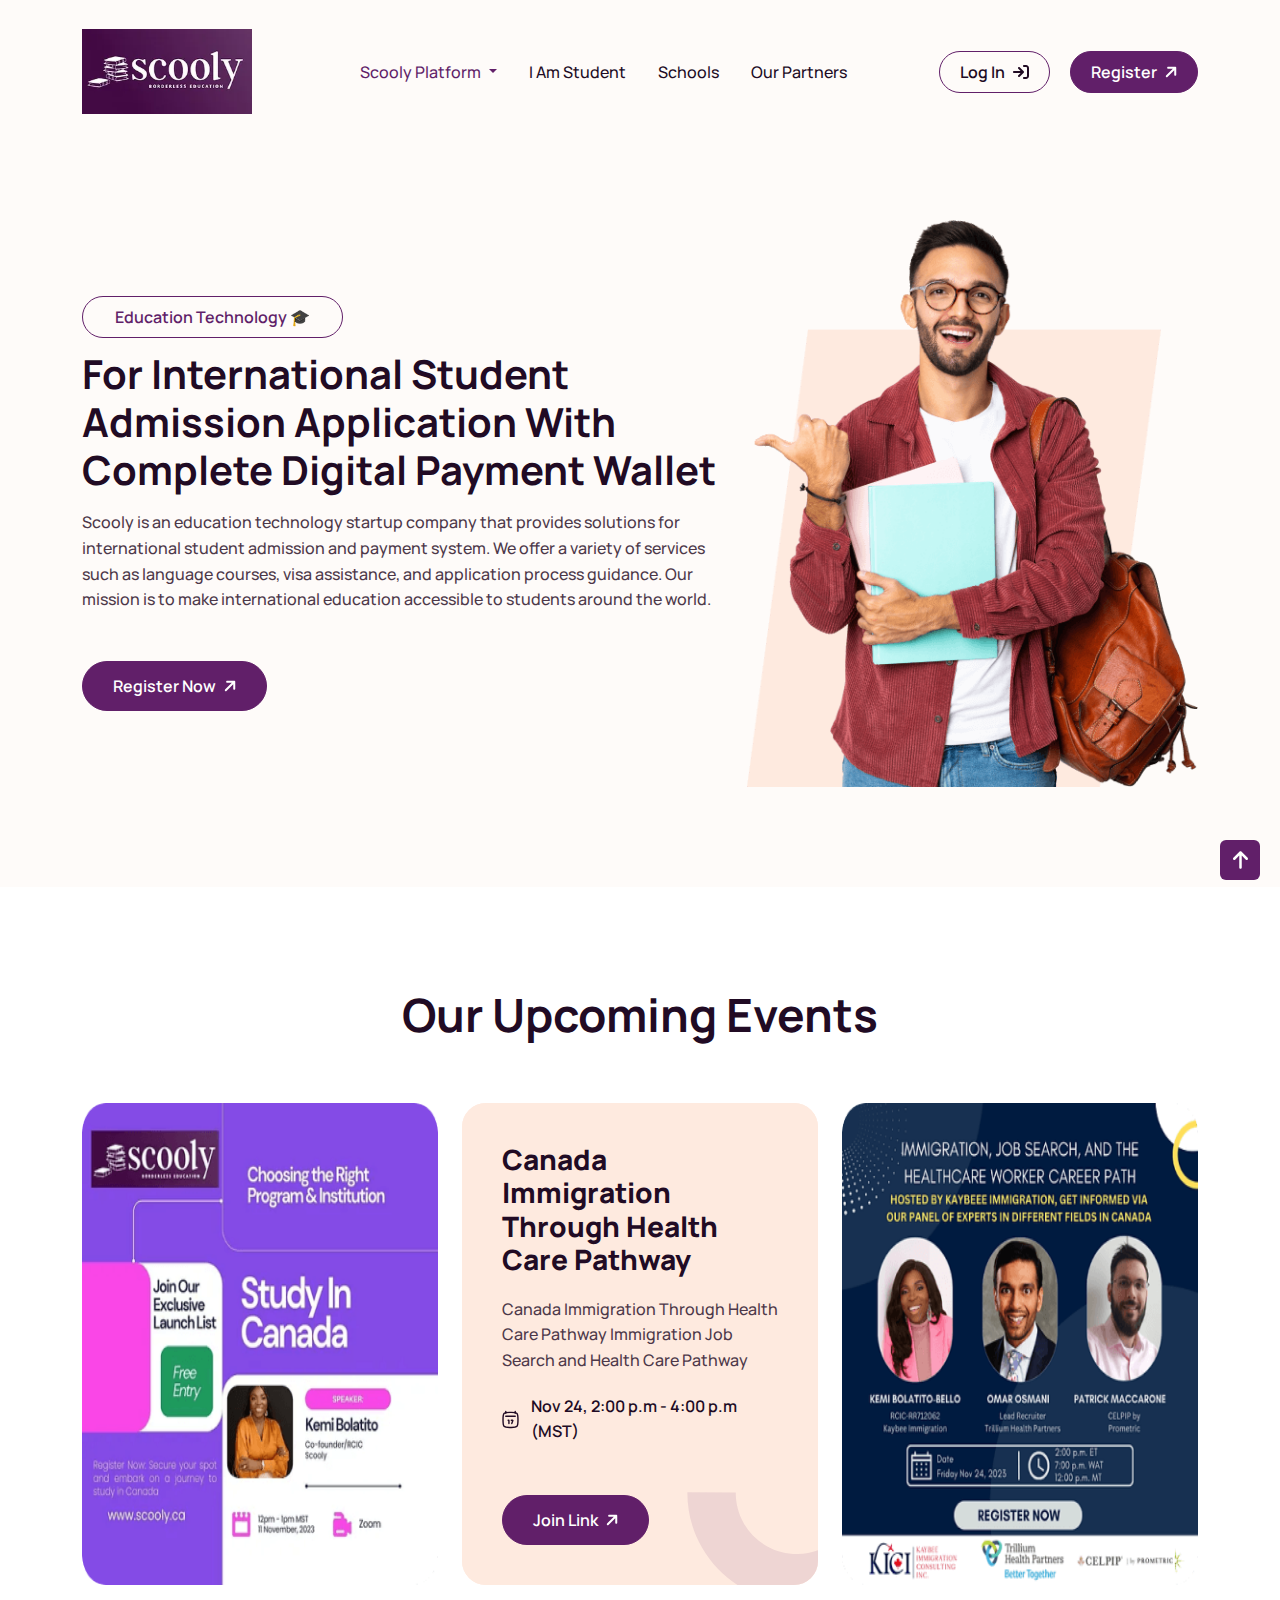
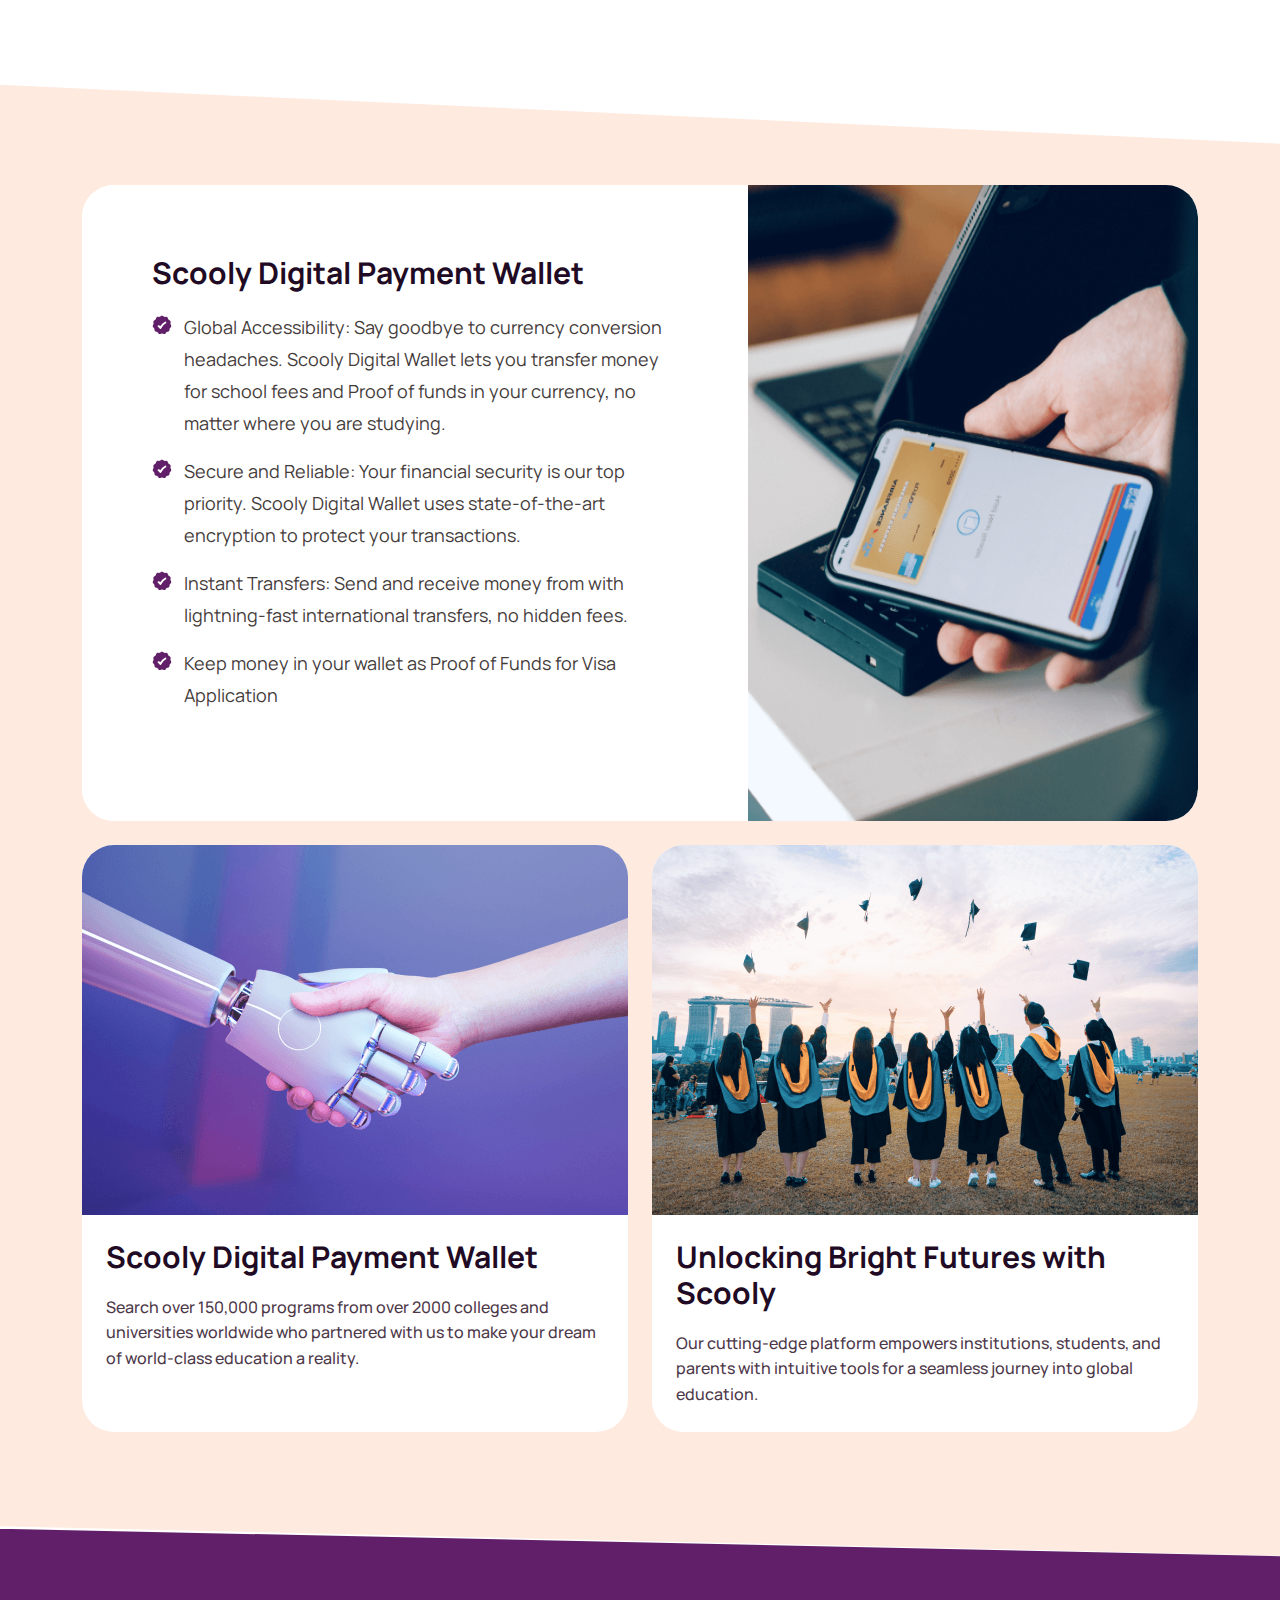
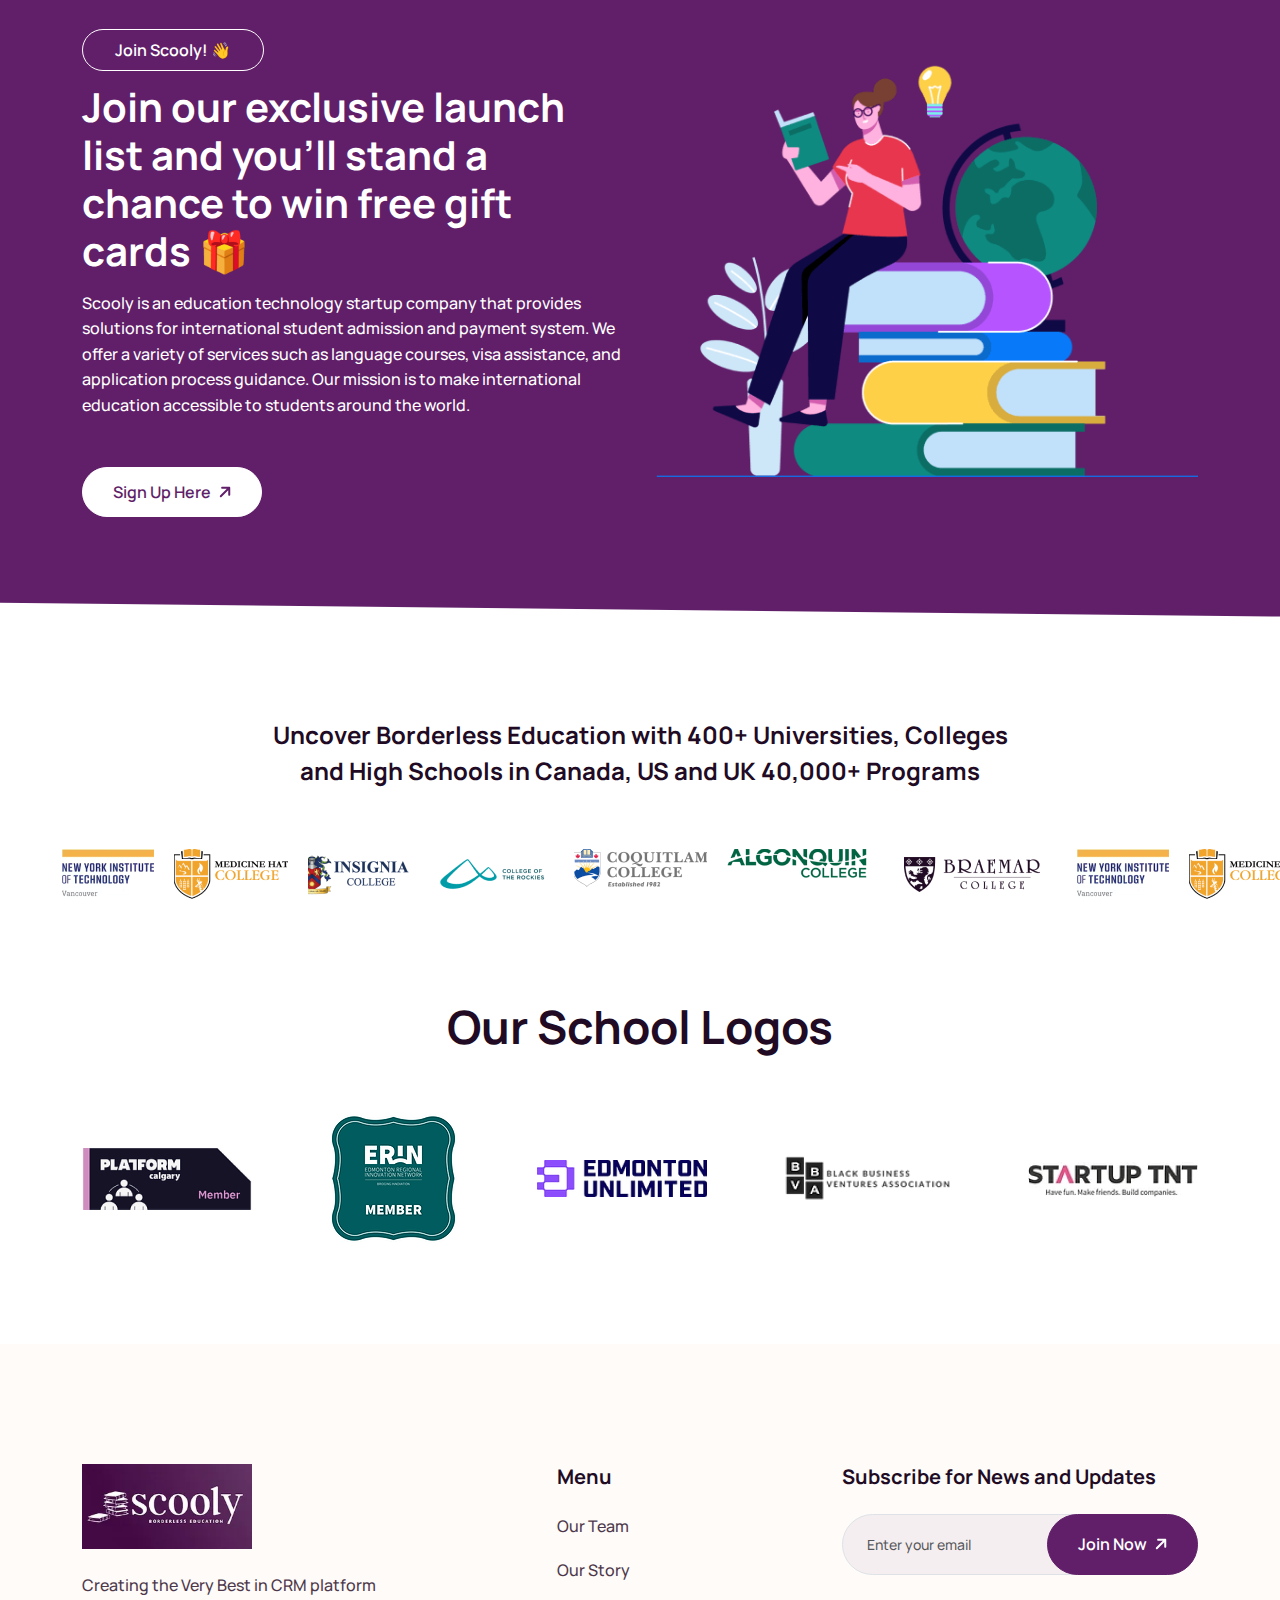
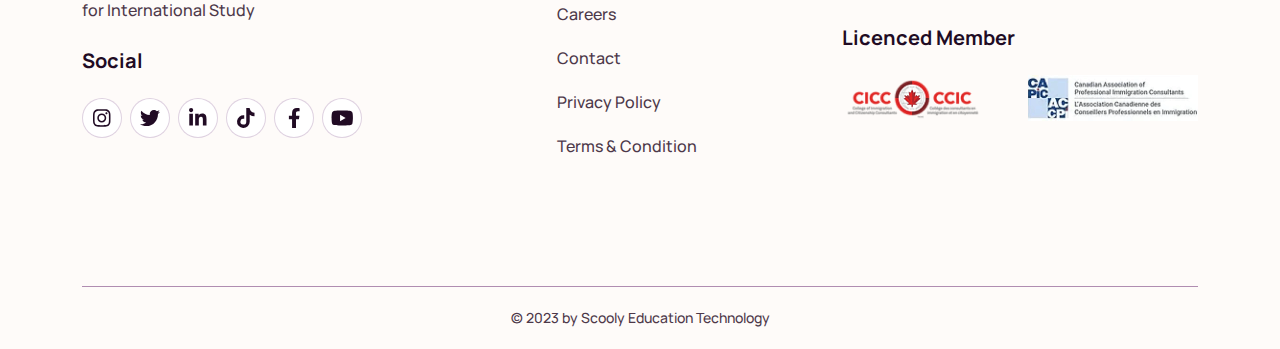
<file: index.html>
<!DOCTYPE html>
<html lang="en">

<head>
    <meta charset="UTF-8">
    <meta http-equiv="X-UA-Compatible" content="IE=edge">
    <meta name="viewport" content="width=device-width, initial-scale=1.0">
    <title>Scooly | Home</title>
    <!-- Favicon -->
    <link rel="icon" type="image/x-icon" href="assets/images/favicon.ico">
    <!-- Manrope Google Font -->
    <link rel="preconnect" href="https://fonts.googleapis.com">
    <link rel="preconnect" href="https://fonts.gstatic.com" crossorigin>
    <link href="https://fonts.googleapis.com/css2?family=Manrope:wght@200;300;400;500;600;700;800&display=swap"
        rel="stylesheet">
    <!-- Reset CSS -->
    <link rel="stylesheet" href="assets/css/reset.css">
    <!-- Font Awesome -->
    <link rel="stylesheet" href="assets/css/all.min.css">
    <link rel="stylesheet" href="assets/css/fontawesome.min.css">
    <!-- Bootstrap -->
    <link rel="stylesheet" href="assets/css/bootstrap.min.css">
    <!-- Slick Slider -->
    <link rel="stylesheet" href="assets/css/slick-theme.css">
    <link rel="stylesheet" href="assets/css/slick.css">
    <!-- Style CSS -->
    <link rel="stylesheet" href="assets/css/style.css">
    <!-- Responsive CSS -->
    <link rel="stylesheet" href="assets/css/responsive.css">
</head>

<body>


    <!-- Header Section Start -->
    <header id="header" class="header header-1">
        <div class="container">
            <div class="header-buttons d-xl-none justify-content-end">
                <a href="#" class="btn btnPrimary-outline header-login-btn">Log In <span><i
                            class="fa-solid fa-arrow-right-to-bracket"></i></span></a>
                <a href="#" class="btn btnPrimary header-register-btn">Register <span class="top-angle"><i
                            class="fas fa-arrow-up"></i></span></a>
            </div>
        </div>
        <hr class="d-xl-none">
        <div class="container">
            <div class="row">
                <nav class="navbar navbar-expand-xl">
                    <div class="container-fluid">
                        <a class="navbar-brand header-logo" href="index.html">
                            <div class="">
                                <img id="header-logo" class="header-logo" src="assets/images/icons/logo.svg" alt="logo">
                            </div>
                        </a>
                        <button class="navbar-toggler" type="button" data-bs-toggle="collapse"
                            data-bs-target="#headerNavbarDropdown" aria-controls="headerNavbarDropdown"
                            aria-expanded="false" aria-label="Toggle navigation">
                            <span class="navbar-menu-icon"><i class="fa-solid fa-bars"></i></span>
                        </button>
                        <div class="collapse navbar-collapse" id="headerNavbarDropdown">
                            <ul class="navbar-nav">
                                <li class="nav-item dropdown">
                                    <a class="nav-link dropdown-toggle active" href="index.html" role="button"
                                        data-bs-toggle="dropdown" aria-expanded="false">
                                        Scooly Platform
                                    </a>
                                    <ul class="dropdown-menu">
                                        <li><a class="dropdown-item active" href="about-us.html">About Us</a></li>
                                        <li><a class="dropdown-item" href="multi-currency.html">Multi Currency</a></li>
                                        <li><a class="dropdown-item" href="privacy.html">Privacy</a></li>
                                        <li><a class="dropdown-item" href="terms.html">Terms and Conditions</a></li>
                                        <li><a class="dropdown-item" href="visa-marketplace.html">Visa Marketplace</a>
                                        </li>
                                    </ul>
                                </li>
                                <li class="nav-item">
                                    <a class="nav-link" href="student.html">I Am Student</a>
                                </li>
                                <li class="nav-item">
                                    <a class="nav-link" href="school.html">Schools</a>
                                </li>
                                <li class="nav-item">
                                    <a class="nav-link" href="partner.html">Our Partners</a>
                                </li>
                            </ul>
                        </div>
                        <div class="header-buttons d-none d-xl-flex">
                            <a href="#" class="btn btnPrimary-outline header-login-btn">Log In <span><i
                                        class="fa-solid fa-arrow-right-to-bracket"></i></span></a>
                            <a href="#" class="btn btnPrimary header-register-btn">Register <span class="top-angle"><i
                                        class="fas fa-arrow-up"></i></span></a>
                        </div>
                    </div>
                </nav>
            </div>
        </div>
    </header>
    <!-- Header Section End -->



    <!-- Education Technology Section Start -->
    <div id="education-technology" class="education-technology padding-from-top-2 bg-pink-2 section">
        <div class="education-technology-area">
            <div class="container">
                <div class="row align-items-center">
                    <div class="col-lg-7">
                        <div class="section-content-box">
                            <p class="section-purple">Education Technology 🎓</p>
                            <h2 class="section-title">For International Student Admission Application With Complete
                                Digital Payment Wallet</h2>
                            <div class="section-content-img d-lg-none py-4">
                                <img class="w-100" src="assets/images/hero-img.png" alt="section img">
                            </div>
                            <p class="section-text">Scooly is an education technology startup company that provides
                                solutions for international student admission and
                                payment system. We offer a variety of services such as language courses, visa
                                assistance, and application process
                                guidance. Our mission is to make international education accessible to students around
                                the world.</p>

                            <div class="section-btn-box mt-5">
                                <a href="#" class="btn btnPrimary">Register Now <span class="top-angle"><i
                                            class="fas fa-arrow-up"></i></span></a>
                            </div>
                        </div>
                    </div>
                    <div class="col-lg-5 d-none d-lg-block">
                        <div class="section-content-img">
                            <img src="assets/images/hero-img.png" alt="section img">
                        </div>
                    </div>
                </div>
            </div>
        </div>
    </div>
    <!-- Education Technology Section End -->



    <!-- Upcoming Event Section Start -->
    <div id="upcoming-event" class="upcoming-event section">
        <div class="upcoming-event-area">
            <div class="container">
                <div class="row">
                    <div class="section-top-title-box">
                        <h2 class="section-top-title">Our Upcoming Events</h2>
                    </div>
                </div>
                <div class="row align-items-stretch">
                    <div class="col-xl-4 col-lg-6 mb-4 mb-xl-0">
                        <div class="single-upcoming-event sue-img">
                            <img src="assets/images/sue-1.png" alt="upcoming-event">
                        </div>
                    </div>
                    <div class="col-xl-4 col-lg-6 mb-4 mb-xl-0">
                        <div class="single-upcoming-event sue-centered">
                            <img src="assets/images/icons/sue-bg.svg" alt="sue-bg" class="sue-bg">
                            <div class="sue-content">
                                <h3 class="sue-title">Canada Immigration Through Health Care Pathway</h3>
                                <p class="sue-text">Canada Immigration Through Health Care Pathway
                                    Immigration Job Search and Health Care Pathway
                                </p>
                                <p class="sue-time"><span><img src="assets/images/icons/calander.svg"
                                            alt="calander"></span>
                                    Nov 24, 2:00 p.m - 4:00 p.m (MST)</p>
                                <div class="d-flex">
                                    <a href="#" class="btn btnPrimary">Join Link <span class="top-angle"><i
                                                class="fas fa-arrow-up"></i></span></a>
                                </div>
                            </div>
                        </div>
                    </div>
                    <div class="col-xl-4 col-lg-6 mb-4 mb-xl-0">
                        <div class="single-upcoming-event sue-img">
                            <img src="assets/images/sue-2.png" alt="upcoming-event">
                        </div>
                    </div>
                </div>
            </div>
        </div>
    </div>
    <!-- Upcoming Event Section End -->



    <!-- Pyament Wallet Section Start -->
    <div id="payment-wallet" class="payment-wallet clip-path-y section">
        <div class="payment-wallet-area">
            <div class="container">
                <div class="row">
                    <div class="col-lg-12 mb-4">
                        <div class="single-payment-wallet wallet-lg  mb-4">
                            <div class="wallet-img d-lg-none">
                                <img src="assets/images/wallet-1.png" alt="wallet">
                            </div>
                            <div class="spw-content">
                                <h2 class="spw-title">Scooly Digital Payment Wallet</h2>
                                <ul class="spw-list">
                                    <li>
                                        <div>
                                            <div class="tick-img">
                                                <img src="assets/images/icons/tick.svg" alt="tick">
                                            </div>
                                        </div>
                                        <p>Global Accessibility: Say goodbye to currency conversion headaches. Scooly
                                            Digital Wallet lets you transfer money for
                                            school fees and Proof of funds in your currency, no matter where you are
                                            studying.</p>
                                    </li>
                                    <li>
                                        <div>
                                            <div class="tick-img">
                                                <img src="assets/images/icons/tick.svg" alt="tick">
                                            </div>
                                        </div>
                                        <p>Secure and Reliable: Your financial security is our top priority. Scooly
                                            Digital
                                            Wallet uses state-of-the-art encryption
                                            to protect your transactions.</p>
                                    </li>
                                    <li>
                                        <div>
                                            <div class="tick-img">
                                                <img src="assets/images/icons/tick.svg" alt="tick">
                                            </div>
                                        </div>
                                        <p>Instant Transfers: Send and receive money from with lightning-fast
                                            international
                                            transfers, no hidden fees.</p>
                                    </li>
                                    <li>
                                        <div>
                                            <div class="tick-img">
                                                <img src="assets/images/icons/tick.svg" alt="tick">
                                            </div>
                                        </div>
                                        <p>Keep money in your wallet as Proof of Funds for Visa Application</p>
                                    </li>
                                </ul>
                            </div>
                            <div class="d-none d-lg-block">
                                <div class="spw-img">
                                    <img src="assets/images/wallet-1.png" alt="wallet">
                                </div>
                            </div>
                        </div>
                    </div>
                </div>
                <div class="row align-items-stretch">
                    <div class="col-lg-6 mb-4">
                        <div class="single-payment-wallet">
                            <div class="wallet-img">
                                <img src="assets/images/wallet-2.png" alt="wallet">
                            </div>
                            <div class="spw-content">
                                <h2 class="spw-title">Scooly Digital Payment Wallet</h2>
                                <p class="spw-text">Search over 150,000 programs from over 2000 colleges and
                                    universities worldwide who partnered with us to make your dream
                                    of world-class education a reality.</p>
                            </div>
                        </div>
                    </div>
                    <div class="col-lg-6 mb-4">
                        <div class="single-payment-wallet">
                            <div class="wallet-img">
                                <img src="assets/images/wallet-3.png" alt="wallet">
                            </div>
                            <div class="spw-content">
                                <h2 class="spw-title">Unlocking Bright Futures with Scooly</h2>
                                <p class="spw-text">Our cutting-edge platform empowers institutions, students, and
                                    parents with intuitive tools for a seamless journey into
                                    global education.</p>
                            </div>
                        </div>
                    </div>
                </div>
            </div>
        </div>
    </div>
    <!-- Pyament Wallet Section End -->



    <!-- Join Us Section Start -->
    <div id="join-us" class="join-us bg-purple clip-path-y section">
        <div class="join-us-area">
            <div class="container">
                <div class="row">
                    <div class="col-lg-6">
                        <div class="section-content-box join-us-content">
                            <p class="section-purple">Join Scooly! 👋</p>
                            <h2 class="section-title">Join our exclusive launch list and you'll stand a chance to win
                                free gift cards 🎁</h2>
                            <div class="join-us-img d-lg-none py-4">
                                <img src="assets/images/join-us.png" alt="join us">
                            </div>
                            <p class="section-text">Scooly is an education technology startup company that provides
                                solutions for international student admission and
                                payment system. We offer a variety of services such as language courses, visa
                                assistance, and application process
                                guidance. Our mission is to make international education accessible to students around
                                the world.</p>

                            <div class="section-btn-box mt-5">
                                <a href="#" class="btn btnPrimary-light">Sign Up Here <span class="top-angle"><i
                                            class="fas fa-arrow-up"></i></span></a>
                            </div>
                        </div>
                    </div>
                    <div class="col-lg-6 d-none d-lg-block">
                        <div class="join-us-img">
                            <img src="assets/images/join-us.png" alt="join us">
                        </div>
                    </div>
                </div>
            </div>
        </div>
    </div>
    <!-- Join Us Section End -->




    <!-- Program Section Start -->
    <div id="program" class="program section">
        <div class="program-area">
            <div class="container">
                <h3 class="program-title">Uncover Borderless Education with 400+ Universities, Colleges and High Schools
                    in Canada, US and UK 40,000+ Programs</h3>
            </div>
            <div class="program-img-box slick-marquee">
                <div class="program-img">
                    <img src="assets/images/program-1.png" alt="program">
                </div>
                <div class="program-img">
                    <img src="assets/images/program-2.png" alt="program">
                </div>
                <div class="program-img">
                    <img src="assets/images/program-3.png" alt="program">
                </div>
                <div class="program-img">
                    <img src="assets/images/program-4.png" alt="program">
                </div>
                <div class="program-img">
                    <img src="assets/images/program-5.png" alt="program">
                </div>
                <div class="program-img">
                    <img src="assets/images/program-6.png" alt="program">
                </div>
                <div class="program-img">
                    <img src="assets/images/program-7.png" alt="program">
                </div>
            </div>
        </div>
    </div>
    <!-- Program Section End -->




    <!-- Ecosystem Section Start -->
    <div id="ecosystem" class="ecosystem section-pb">
        <div class="ecosystem-area">
            <div class="container">
                <div class="row">
                    <div class="section-top-title-box">
                        <h2 class="section-top-title">Our School Logos</h2>
                    </div>
                </div>
                <div class="ecosystem-img-box">
                    <img src="assets/images/ecosystem-1.png" alt="ecosystem-img">
                    <img src="assets/images/ecosystem-2.png" alt="ecosystem-img">
                    <img src="assets/images/ecosystem-3.png" alt="ecosystem-img">
                    <img src="assets/images/ecosystem-4.png" alt="ecosystem-img">
                    <img src="assets/images/ecosystem-5.png" alt="ecosystem-img">
                </div>
            </div>
        </div>
    </div>
    <!-- Ecosystem Section End -->


    <!-- Scroll To Top Start -->
    <button id="scrollToTop" class="scrollToTop"><i class="fa-solid fa-arrow-up"></i></button>
    <!-- Scroll To Top End -->


    <!-- Footer Section Start -->
    <footer id="footer" class="footer">
        <div class="footer-area">
            <div class="container">
                <div class="row footer-middle">
                    <div class="col-md-6 col-lg-6 col-xl-5 mb-5">
                        <div class="footer-content">
                            <div class="footer-logo">
                                <img src="assets/images/icons/logo.svg" alt="logo">
                            </div>
                            <p class="footer-text">Creating the Very Best in CRM platform for International Study
                            </p>
                            <div class="footer-menu">
                                <h2 class="menu-category">Social</h2>
                                <ul class="footer-social">
                                    <li><a target="_blank" href="https://www.instagram.com/"><i
                                                class="fa-brands fa-instagram"></i></a>
                                    </li>
                                    <li><a target="_blank" href="https://twitter.com/"><i
                                                class="fa-brands fa-twitter"></i></a></li>
                                    <li><a target="_blank" href="https://www.linkedin.com/?original_referer="><i
                                                class="fa-brands fa-linkedin-in"></i></a></li>
                                    <li><a target="_blank" href="https://www.tiktok.com"><i
                                                class="fa-brands fa-tiktok"></i></a></li>
                                    <li><a target="_blank" href="https://www.facebook.com/"><i
                                                class="fa-brands fa-facebook-f"></i></a>
                                    </li>
                                    <li><a target="_blank" href="https://www.youtube.com/"><i
                                                class="fa-brands fa-youtube"></i></a>
                                    </li>
                                </ul>
                            </div>
                        </div>
                    </div>
                    <div class="col-md-6 col-lg-6 col-xl-3 mb-5">
                        <div class="footer-menu">
                            <h2 class="menu-category">Menu</h2>
                            <ul class="footer-menu-list">
                                <li><a href="#">Our Team</a></li>
                                <li><a href="#">Our Story</a></li>
                                <li><a href="career.html">Careers</a></li>
                                <li><a href="#">Contact</a></li>
                                <li><a href="privacy.html">Privacy Policy</a></li>
                                <li><a href="terms.html">Terms & Condition</a></li>
                            </ul>
                        </div>
                    </div>
                    <div class="col-md-6 col-lg-6 col-xl-4 mb-5">
                        <div class="footer-menu">
                            <h2 class="menu-category">Subscribe for News and Updates</h2>
                            <div class="join-now-box">
                                <form id="subscribe-form" class="subscribe-form">
                                    <input type="email" class="form-control" placeholder="Enter your email">
                                    <button type="submit" class="btn btnPrimary">Join Now <span class="top-angle"><i
                                                class="fas fa-arrow-up"></i></span></button>
                                </form>
                            </div>
                            <div class="footer-menu fm-margin">
                                <h2 class="menu-category">Licenced Member</h2>
                                <div class="licenced-img-wrapper">
                                    <img src="assets/images/licenced-1.png" alt="licenced-1">
                                    <img src="assets/images/licenced-2.png" alt="licenced-1">
                                </div>
                            </div>
                        </div>
                    </div>
                </div>
                <div class="footer-devider"></div>
                <div class="footer-bottom">
                    <p class="footer-copyright">&copy; 2023 by Scooly Education Technology</p>
                </div>
            </div>
        </div>
    </footer>
    <!-- Footer Section End -->



    <!-- jQuery -->
    <script src="assets/js/jquery-3.6.4.min.js"></script>
    <!-- Waypoint -->
    <script src="assets/js/jquery.waypoints.min.js"></script>
    <!-- Bootstrap -->
    <script src="assets/js/popper.min.js"></script>
    <script src="assets/js/bootstrap.min.js"></script>
    <!-- Counter Up -->
    <script src="assets/js/jquery.counterup.min.js"></script>
    <!-- Slick Slider -->
    <script src="assets/js/slick.min.js"></script>
    <!-- Font Awesome -->
    <script src="assets/js/all.min.js"></script>
    <script src="assets/js/fontawesome.min.js"></script>
    <!-- Main Script -->
    <script src="assets/js/main.js"></script>
</body>

</html>
</file>
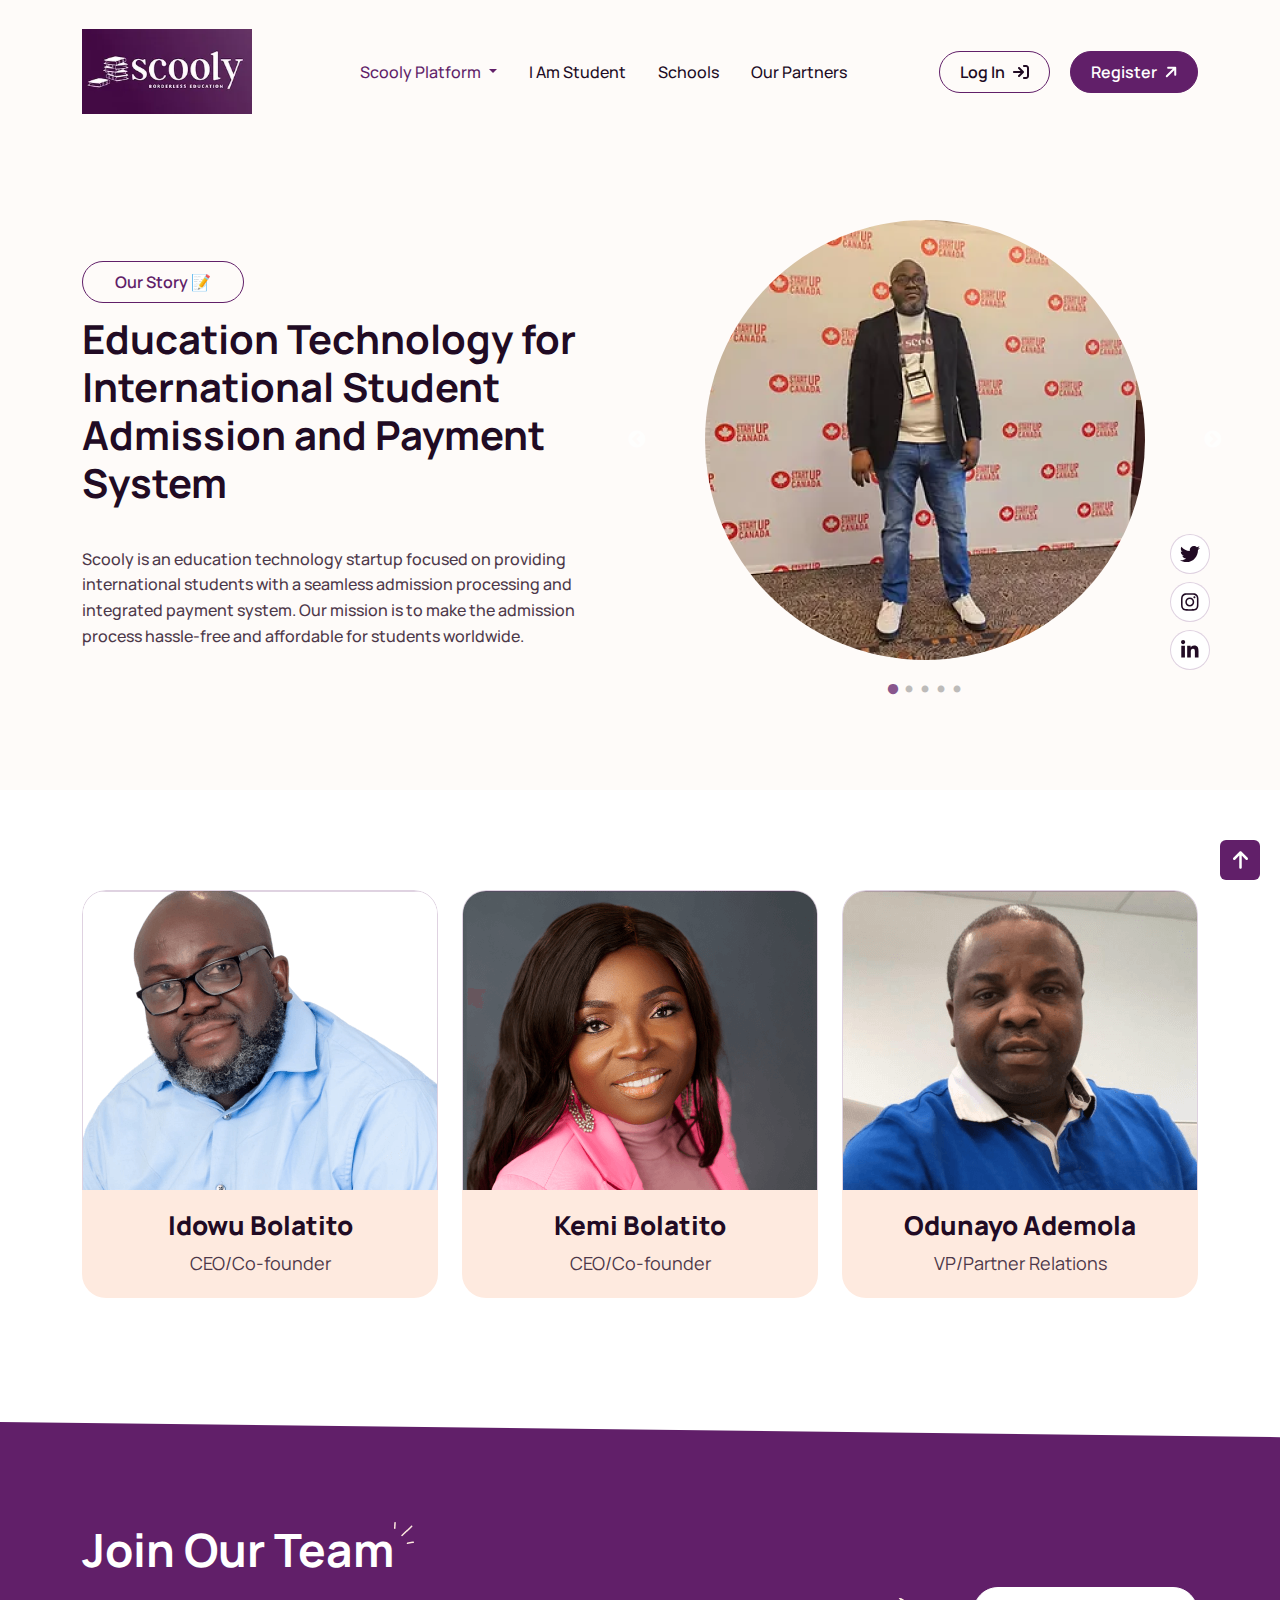
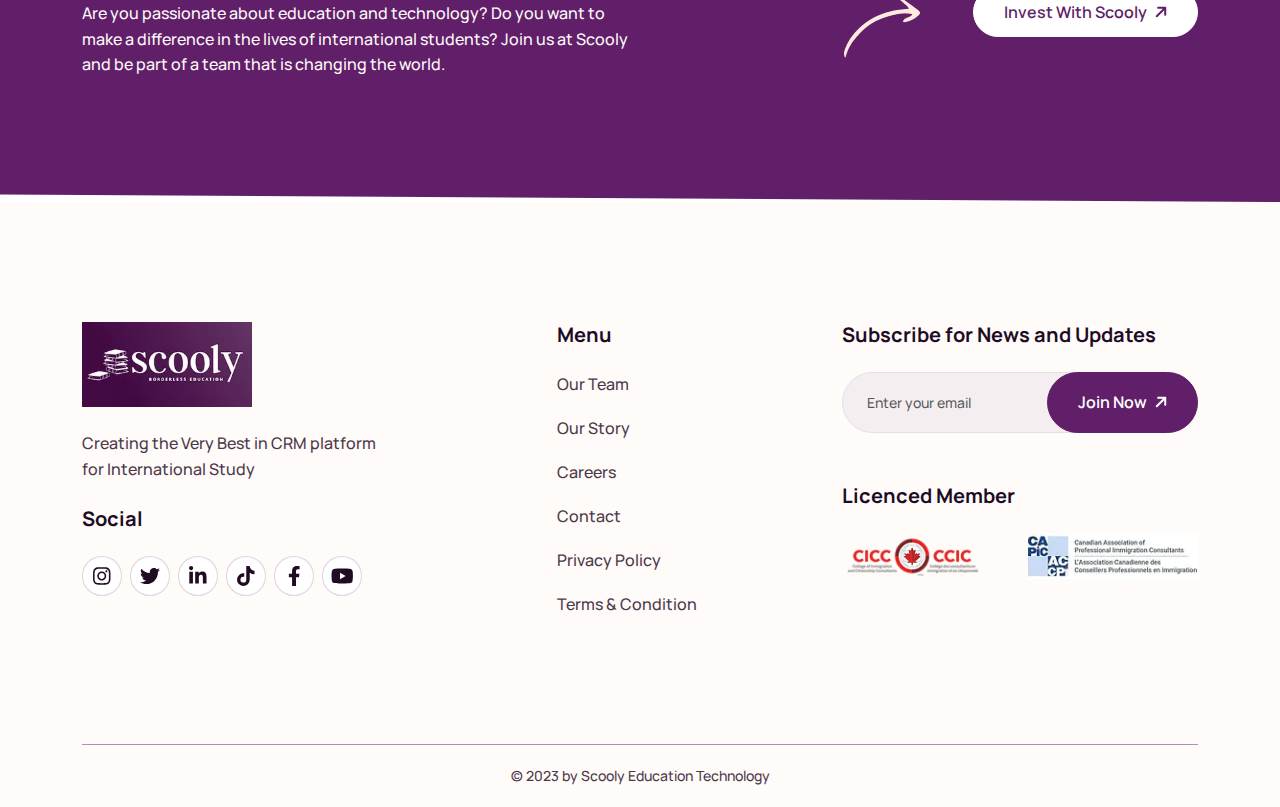
<file: about-us.html>
<!DOCTYPE html>
<html lang="en">

<head>
    <meta charset="UTF-8">
    <meta http-equiv="X-UA-Compatible" content="IE=edge">
    <meta name="viewport" content="width=device-width, initial-scale=1.0">
    <title>Scooly | About Us</title>
    <!-- Favicon -->
    <link rel="icon" type="image/x-icon" href="assets/images/favicon.ico">
    <!-- Manrope Google Font -->
    <link rel="preconnect" href="https://fonts.googleapis.com">
    <link rel="preconnect" href="https://fonts.gstatic.com" crossorigin>
    <link href="https://fonts.googleapis.com/css2?family=Manrope:wght@200;300;400;500;600;700;800&display=swap"
        rel="stylesheet">
    <!-- Reset CSS -->
    <link rel="stylesheet" href="assets/css/reset.css">
    <!-- Font Awesome -->
    <link rel="stylesheet" href="assets/css/all.min.css">
    <link rel="stylesheet" href="assets/css/fontawesome.min.css">
    <!-- Bootstrap -->
    <link rel="stylesheet" href="assets/css/bootstrap.min.css">
    <!-- Slick Slider -->
    <link rel="stylesheet" href="assets/css/slick-theme.css">
    <link rel="stylesheet" href="assets/css/slick.css">
    <!-- Style CSS -->
    <link rel="stylesheet" href="assets/css/style.css">
    <!-- Responsive CSS -->
    <link rel="stylesheet" href="assets/css/responsive.css">
</head>

<body>


    <!-- Header Section Start -->
    <header id="header" class="header header-1">
        <div class="container">
            <div class="header-buttons d-xl-none justify-content-end">
                <a href="#" class="btn btnPrimary-outline header-login-btn">Log In <span><i
                            class="fa-solid fa-arrow-right-to-bracket"></i></span></a>
                <a href="#" class="btn btnPrimary header-register-btn">Register <span class="top-angle"><i
                            class="fas fa-arrow-up"></i></span></a>
            </div>
        </div>
        <hr class="d-xl-none">
        <div class="container">
            <div class="row">
                <nav class="navbar navbar-expand-xl">
                    <div class="container-fluid">
                        <a class="navbar-brand header-logo" href="index.html">
                            <div class="">
                                <img id="header-logo" class="header-logo" src="assets/images/icons/logo.svg" alt="logo">
                            </div>
                        </a>
                        <button class="navbar-toggler" type="button" data-bs-toggle="collapse"
                            data-bs-target="#headerNavbarDropdown" aria-controls="headerNavbarDropdown"
                            aria-expanded="false" aria-label="Toggle navigation">
                            <span class="navbar-menu-icon"><i class="fa-solid fa-bars"></i></span>
                        </button>
                        <div class="collapse navbar-collapse" id="headerNavbarDropdown">
                            <ul class="navbar-nav">
                                <li class="nav-item dropdown">
                                    <a class="nav-link dropdown-toggle active" href="index.html" role="button"
                                        data-bs-toggle="dropdown" aria-expanded="false">
                                        Scooly Platform
                                    </a>
                                    <ul class="dropdown-menu">
                                        <li><a class="dropdown-item active" href="about-us.html">About Us</a></li>
                                        <li><a class="dropdown-item" href="multi-currency.html">Multi Currency</a></li>
                                        <li><a class="dropdown-item" href="privacy.html">Privacy</a></li>
                                        <li><a class="dropdown-item" href="terms.html">Terms and Conditions</a></li>
                                        <li><a class="dropdown-item" href="visa-marketplace.html">Visa Marketplace</a>
                                        </li>
                                    </ul>
                                </li>
                                <li class="nav-item">
                                    <a class="nav-link" href="student.html">I Am Student</a>
                                </li>
                                <li class="nav-item">
                                    <a class="nav-link" href="school.html">Schools</a>
                                </li>
                                <li class="nav-item">
                                    <a class="nav-link" href="partner.html">Our Partners</a>
                                </li>
                            </ul>
                        </div>
                        <div class="header-buttons d-none d-xl-flex">
                            <a href="#" class="btn btnPrimary-outline header-login-btn">Log In <span><i
                                        class="fa-solid fa-arrow-right-to-bracket"></i></span></a>
                            <a href="#" class="btn btnPrimary header-register-btn">Register <span class="top-angle"><i
                                        class="fas fa-arrow-up"></i></span></a>
                        </div>
                    </div>
                </nav>
            </div>
        </div>
    </header>
    <!-- Header Section End -->



    <!-- Education Technology Section Start -->
    <div id="education-technology" class="education-technology padding-from-top-2 bg-pink-2 section">
        <div class="education-technology-area">
            <div class="container">
                <div class="row align-items-center">
                    <div class="col-lg-6">
                        <div class="section-content-box">
                            <p class="section-purple">Our Story 📝</p>
                            <h2 class="section-title">Education Technology for International Student Admission and
                                Payment System</h2>
                            <div class="about-hero-img-wrapper d-lg-none pt-2">
                                <div>
                                    <div class="section-content-img">
                                        <img src="assets/images/admission.png" alt="section img">
                                    </div>
                                </div>
                                <div>
                                    <div class="section-content-img">
                                        <img src="assets/images/admission.png" alt="section img">
                                    </div>
                                </div>
                                <div>
                                    <div class="section-content-img">
                                        <img src="assets/images/admission.png" alt="section img">
                                    </div>
                                </div>
                                <div>
                                    <div class="section-content-img">
                                        <img src="assets/images/admission.png" alt="section img">
                                    </div>
                                </div>
                                <div>
                                    <div class="section-content-img">
                                        <img src="assets/images/admission.png" alt="section img">
                                    </div>
                                </div>
                            </div>
                            <p class="section-text pt-4">Scooly is an education technology startup focused on providing
                                international students with a seamless admission
                                processing and integrated payment system.
                                Our mission is to make the admission process hassle-free and affordable for students
                                worldwide.</p>
                        </div>
                    </div>
                    <div class="col-lg-6 d-none d-lg-block position-relative">
                        <div class="about-hero-img-wrapper">
                            <div>
                                <div class="section-content-img">
                                    <img src="assets/images/admission.png" alt="section img">
                                </div>
                            </div>
                            <div>
                                <div class="section-content-img">
                                    <img src="assets/images/admission.png" alt="section img">
                                </div>
                            </div>
                            <div>
                                <div class="section-content-img">
                                    <img src="assets/images/admission.png" alt="section img">
                                </div>
                            </div>
                            <div>
                                <div class="section-content-img">
                                    <img src="assets/images/admission.png" alt="section img">
                                </div>
                            </div>
                            <div>
                                <div class="section-content-img">
                                    <img src="assets/images/admission.png" alt="section img">
                                </div>
                            </div>
                        </div>
                        <ul class="footer-social about-social">
                            <li><a target="_blank" href="https://twitter.com/"><i class="fa-brands fa-twitter"></i></a>
                            </li>
                            <li><a target="_blank" href="https://www.instagram.com/"><i
                                        class="fa-brands fa-instagram"></i></a>
                            </li>
                            <li><a target="_blank" href="https://www.linkedin.com/?original_referer="><i
                                        class="fa-brands fa-linkedin-in"></i></a></li>
                        </ul>
                    </div>
                </div>
            </div>
        </div>
    </div>
    <!-- Education Technology Section End -->




    <!-- Team Section Start -->
    <div id="team" class="team section">
        <div class="team-area">
            <div class="container">
                <div class="row">
                    <div class="col-lg-4 col-md-6 mb-4">
                        <div class="single-team">
                            <a href="#" class="team-img">
                                <img src="assets/images/team-1.png" alt="team">
                            </a>
                            <div class="team-content">
                                <a href="#" class="team-name">Idowu Bolatito</a>
                                <p class="team-designation">CEO/Co-founder</p>
                            </div>
                        </div>
                    </div>
                    <div class="col-lg-4 col-md-6 mb-4">
                        <div class="single-team">
                            <a href="#" class="team-img">
                                <img src="assets/images/team-2.png" alt="team">
                            </a>
                            <div class="team-content">
                                <a href="#" class="team-name">Kemi Bolatito</a>
                                <p class="team-designation">CEO/Co-founder</p>
                            </div>
                        </div>
                    </div>
                    <div class="col-lg-4 col-md-6 mb-4">
                        <div class="single-team">
                            <a href="#" class="team-img">
                                <img src="assets/images/team-3.png" alt="team">
                            </a>
                            <div class="team-content">
                                <a href="#" class="team-name">Odunayo Ademola</a>
                                <p class="team-designation">VP/Partner Relations</p>
                            </div>
                        </div>
                    </div>
                </div>
            </div>
        </div>
    </div>
    <!-- Team Section End -->




    <!-- Join Our Team Section Start -->
    <div id="join-our-team" class="join-our-team bg-purple clip-path-y section">
        <div class="join-our-team-area">
            <div class="container">
                <div class="row align-items-center">
                    <div class="col-lg-6 mb-4">
                        <div class="jot-content">
                            <h2 class="jot-title">Join Our Team <span><img src="assets/images/line.png" alt=""></span>
                            </h2>
                            <p class="jot-text">Are you passionate about education and technology? Do you want to make a
                                difference in the lives of international
                                students? Join us at Scooly and be part of a team that is changing the world.</p>
                            <div class="d-flex d-lg-none mt-4">
                                <a href="#" class="btn btnPrimary-light">Invest With Scooly <span class="top-angle"><i
                                            class="fas fa-arrow-up"></i></span></a>
                            </div>
                        </div>
                    </div>
                    <div class="col-lg-6 d-none d-lg-block">
                        <div class="jot-right">
                            <a href="#" class="btn btnPrimary-light">Invest With Scooly <span class="top-angle"><i
                                        class="fas fa-arrow-up"></i></span><img src="assets/images/curve-arrow.png"
                                    alt="jot"></a>

                        </div>
                    </div>
                </div>
            </div>
        </div>
    </div>
    <!-- Join Our Team Section End -->




    <!-- Scroll To Top Start -->
    <button id="scrollToTop" class="scrollToTop"><i class="fa-solid fa-arrow-up"></i></button>
    <!-- Scroll To Top End -->


    <!-- Footer Section Start -->
    <footer id="footer" class="footer">
        <div class="footer-area">
            <div class="container">
                <div class="row footer-middle">
                    <div class="col-md-6 col-lg-6 col-xl-5 mb-5">
                        <div class="footer-content">
                            <div class="footer-logo">
                                <img src="assets/images/icons/logo.svg" alt="logo">
                            </div>
                            <p class="footer-text">Creating the Very Best in CRM platform for International Study
                            </p>
                            <div class="footer-menu">
                                <h2 class="menu-category">Social</h2>
                                <ul class="footer-social">
                                    <li><a target="_blank" href="https://www.instagram.com/"><i
                                                class="fa-brands fa-instagram"></i></a>
                                    </li>
                                    <li><a target="_blank" href="https://twitter.com/"><i
                                                class="fa-brands fa-twitter"></i></a></li>
                                    <li><a target="_blank" href="https://www.linkedin.com/?original_referer="><i
                                                class="fa-brands fa-linkedin-in"></i></a></li>
                                    <li><a target="_blank" href="https://www.tiktok.com"><i
                                                class="fa-brands fa-tiktok"></i></a></li>
                                    <li><a target="_blank" href="https://www.facebook.com/"><i
                                                class="fa-brands fa-facebook-f"></i></a>
                                    </li>
                                    <li><a target="_blank" href="https://www.youtube.com/"><i
                                                class="fa-brands fa-youtube"></i></a>
                                    </li>
                                </ul>
                            </div>
                        </div>
                    </div>
                    <div class="col-md-6 col-lg-6 col-xl-3 mb-5">
                        <div class="footer-menu">
                            <h2 class="menu-category">Menu</h2>
                            <ul class="footer-menu-list">
                                <li><a href="#">Our Team</a></li>
                                <li><a href="#">Our Story</a></li>
                                <li><a href="career.html">Careers</a></li>
                                <li><a href="#">Contact</a></li>
                                <li><a href="privacy.html">Privacy Policy</a></li>
                                <li><a href="terms.html">Terms & Condition</a></li>
                            </ul>
                        </div>
                    </div>
                    <div class="col-md-6 col-lg-6 col-xl-4 mb-5">
                        <div class="footer-menu">
                            <h2 class="menu-category">Subscribe for News and Updates</h2>
                            <div class="join-now-box">
                                <form id="subscribe-form" class="subscribe-form">
                                    <input type="email" class="form-control" placeholder="Enter your email">
                                    <button type="submit" class="btn btnPrimary">Join Now <span class="top-angle"><i
                                                class="fas fa-arrow-up"></i></span></button>
                                </form>
                            </div>
                            <div class="footer-menu fm-margin">
                                <h2 class="menu-category">Licenced Member</h2>
                                <div class="licenced-img-wrapper">
                                    <img src="assets/images/licenced-1.png" alt="licenced-1">
                                    <img src="assets/images/licenced-2.png" alt="licenced-1">
                                </div>
                            </div>
                        </div>
                    </div>
                </div>
                <div class="footer-devider"></div>
                <div class="footer-bottom">
                    <p class="footer-copyright">&copy; 2023 by Scooly Education Technology</p>
                </div>
            </div>
        </div>
    </footer>
    <!-- Footer Section End -->



    <!-- jQuery -->
    <script src="assets/js/jquery-3.6.4.min.js"></script>
    <!-- Waypoint -->
    <script src="assets/js/jquery.waypoints.min.js"></script>
    <!-- Bootstrap -->
    <script src="assets/js/popper.min.js"></script>
    <script src="assets/js/bootstrap.min.js"></script>
    <!-- Counter Up -->
    <script src="assets/js/jquery.counterup.min.js"></script>
    <!-- Slick Slider -->
    <script src="assets/js/slick.min.js"></script>
    <!-- Font Awesome -->
    <script src="assets/js/all.min.js"></script>
    <script src="assets/js/fontawesome.min.js"></script>
    <!-- Main Script -->
    <script src="assets/js/main.js"></script>
</body>

</html>
</file>
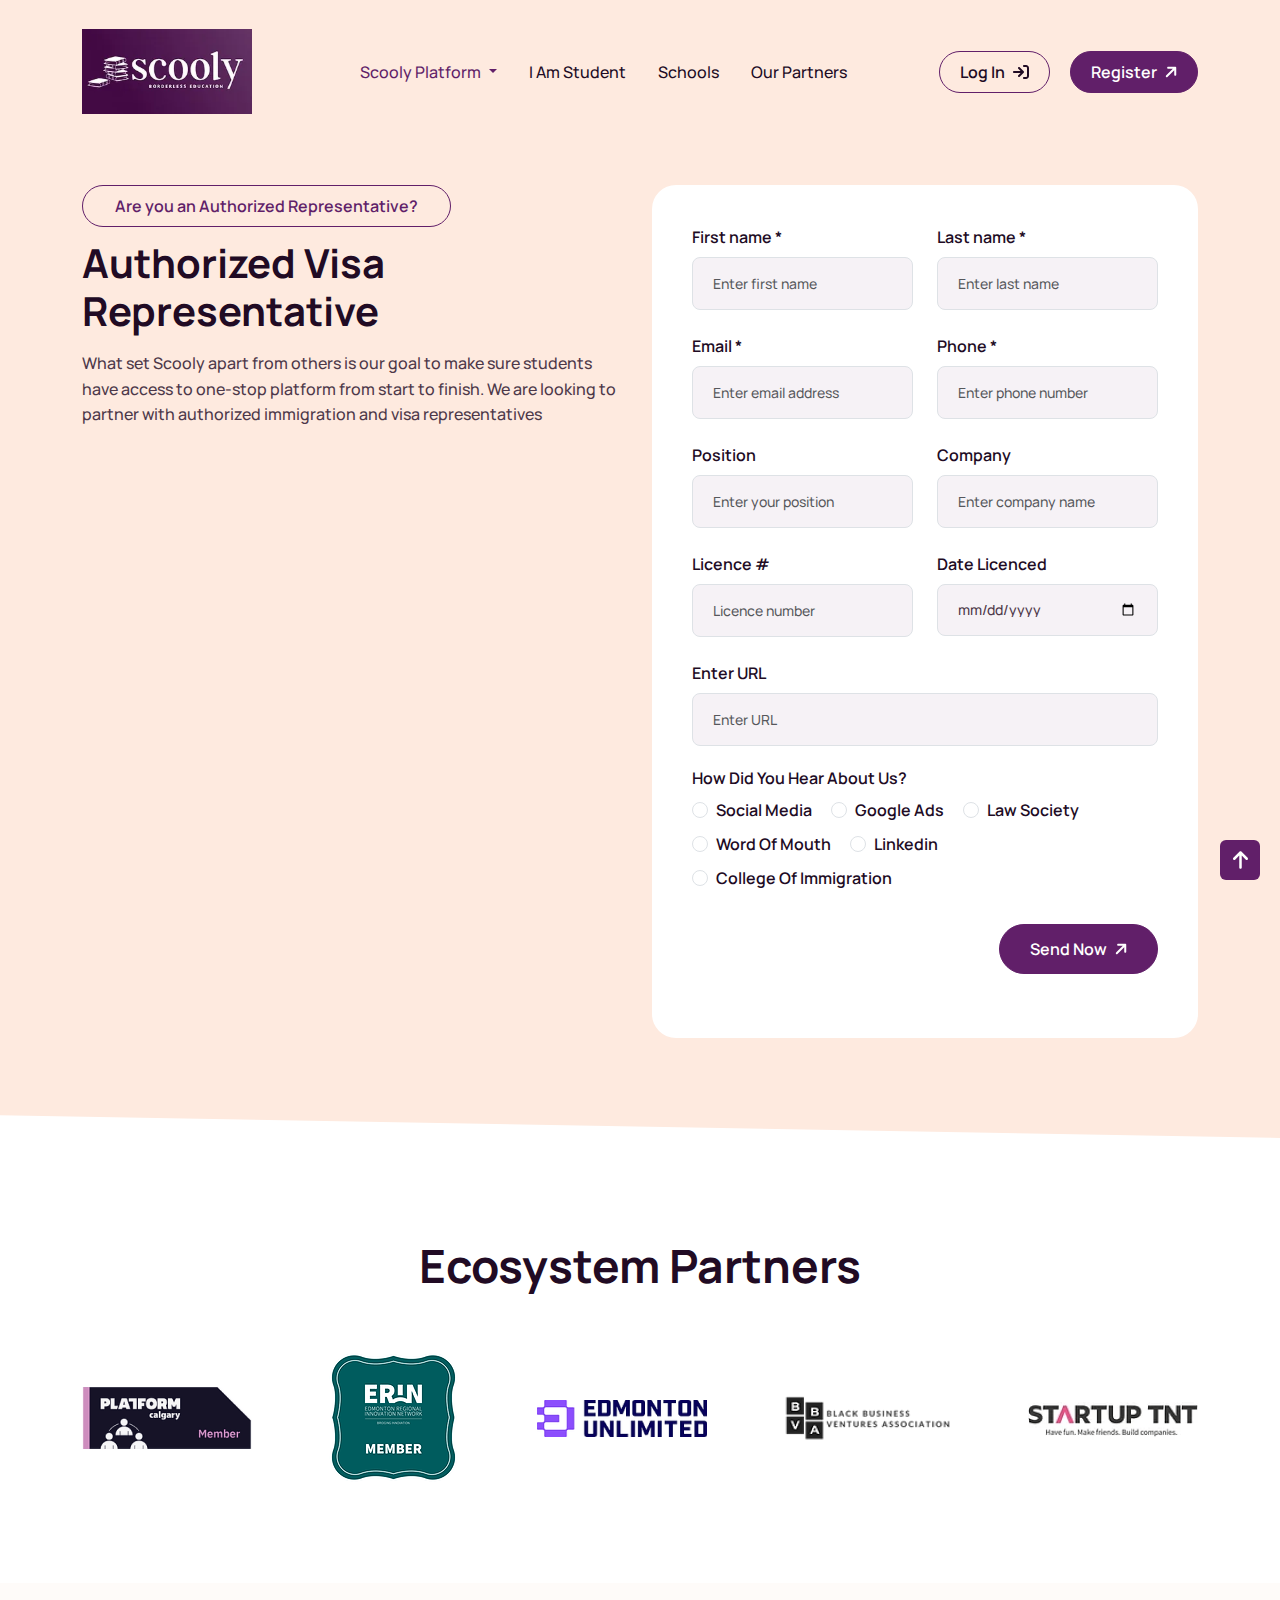
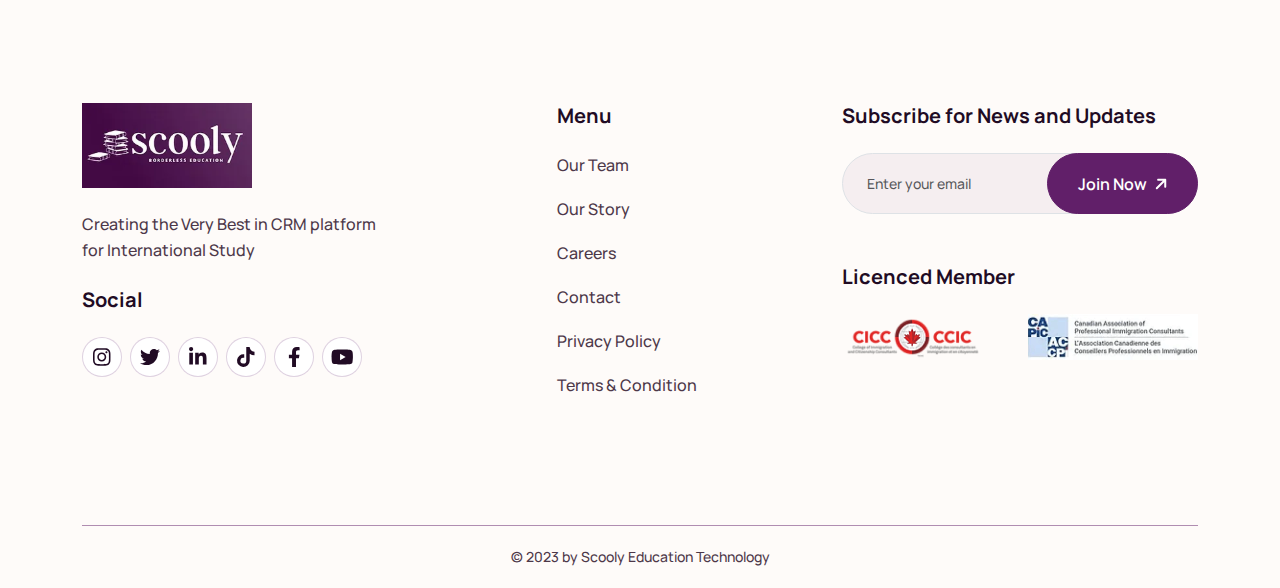
<file: authorized.html>
<!DOCTYPE html>
<html lang="en">

<head>
    <meta charset="UTF-8">
    <meta http-equiv="X-UA-Compatible" content="IE=edge">
    <meta name="viewport" content="width=device-width, initial-scale=1.0">
    <title>Scooly | Authorization</title>
    <!-- Favicon -->
    <link rel="icon" type="image/x-icon" href="assets/images/favicon.ico">
    <!-- Manrope Google Font -->
    <link rel="preconnect" href="https://fonts.googleapis.com">
    <link rel="preconnect" href="https://fonts.gstatic.com" crossorigin>
    <link href="https://fonts.googleapis.com/css2?family=Manrope:wght@200;300;400;500;600;700;800&display=swap"
        rel="stylesheet">
    <!-- Reset CSS -->
    <link rel="stylesheet" href="assets/css/reset.css">
    <!-- Font Awesome -->
    <link rel="stylesheet" href="assets/css/all.min.css">
    <link rel="stylesheet" href="assets/css/fontawesome.min.css">
    <!-- Bootstrap -->
    <link rel="stylesheet" href="assets/css/bootstrap.min.css">
    <!-- Slick Slider -->
    <link rel="stylesheet" href="assets/css/slick-theme.css">
    <link rel="stylesheet" href="assets/css/slick.css">
    <!-- Style CSS -->
    <link rel="stylesheet" href="assets/css/style.css">
    <!-- Responsive CSS -->
    <link rel="stylesheet" href="assets/css/responsive.css">
</head>

<body>


    <!-- Header Section Start -->
    <header id="header" class="header header-1">
        <div class="container">
            <div class="header-buttons d-xl-none justify-content-end">
                <a href="#" class="btn btnPrimary-outline header-login-btn">Log In <span><i
                            class="fa-solid fa-arrow-right-to-bracket"></i></span></a>
                <a href="#" class="btn btnPrimary header-register-btn">Register <span class="top-angle"><i
                            class="fas fa-arrow-up"></i></span></a>
            </div>
        </div>
        <hr class="d-xl-none">
        <div class="container">
            <div class="row">
                <nav class="navbar navbar-expand-xl">
                    <div class="container-fluid">
                        <a class="navbar-brand header-logo" href="index.html">
                            <div class="">
                                <img id="header-logo" class="header-logo" src="assets/images/icons/logo.svg" alt="logo">
                            </div>
                        </a>
                        <button class="navbar-toggler" type="button" data-bs-toggle="collapse"
                            data-bs-target="#headerNavbarDropdown" aria-controls="headerNavbarDropdown"
                            aria-expanded="false" aria-label="Toggle navigation">
                            <span class="navbar-menu-icon"><i class="fa-solid fa-bars"></i></span>
                        </button>
                        <div class="collapse navbar-collapse" id="headerNavbarDropdown">
                            <ul class="navbar-nav">
                                <li class="nav-item dropdown">
                                    <a class="nav-link dropdown-toggle active" href="index.html" role="button"
                                        data-bs-toggle="dropdown" aria-expanded="false">
                                        Scooly Platform
                                    </a>
                                    <ul class="dropdown-menu">
                                        <li><a class="dropdown-item active" href="about-us.html">About Us</a></li>
                                        <li><a class="dropdown-item" href="multi-currency.html">Multi Currency</a></li>
                                        <li><a class="dropdown-item" href="privacy.html">Privacy</a></li>
                                        <li><a class="dropdown-item" href="terms.html">Terms and Conditions</a></li>
                                        <li><a class="dropdown-item" href="visa-marketplace.html">Visa Marketplace</a>
                                        </li>
                                    </ul>
                                </li>
                                <li class="nav-item">
                                    <a class="nav-link" href="student.html">I Am Student</a>
                                </li>
                                <li class="nav-item">
                                    <a class="nav-link" href="school.html">Schools</a>
                                </li>
                                <li class="nav-item">
                                    <a class="nav-link" href="partner.html">Our Partners</a>
                                </li>
                            </ul>
                        </div>
                        <div class="header-buttons d-none d-xl-flex">
                            <a href="#" class="btn btnPrimary-outline header-login-btn">Log In <span><i
                                        class="fa-solid fa-arrow-right-to-bracket"></i></span></a>
                            <a href="#" class="btn btnPrimary header-register-btn">Register <span class="top-angle"><i
                                        class="fas fa-arrow-up"></i></span></a>
                        </div>
                    </div>
                </nav>
            </div>
        </div>
    </header>
    <!-- Header Section End -->



    <!-- Authorized Section Start -->
    <div id="authorized" class="authorized padding-from-top section">
        <div class="authorized-area">
            <div class="container">
                <div class="row">
                    <div class="col-lg-6 mb-4 mb-lg-0">
                        <div class="section-content-box">
                            <p class="section-purple">Are you an Authorized Representative?</p>
                            <h2 class="section-title">Authorized Visa Representative</h2>
                            <p class="section-text">What set Scooly apart from others is our goal to make sure
                                students have access to one-stop platform from start to
                                finish. We are looking to partner with authorized immigration and visa representatives
                            </p>
                        </div>
                    </div>
                    <div class="col-lg-6">
                        <form id="authorized-form" class="scooly-form">
                            <div class="row">
                                <div class="col-lg-6 mb-4">
                                    <div class="form-group">
                                        <label for="authorized-fname">First name <span>*</span></label>
                                        <input type="text" class="form-control" id="authorized-fname"
                                            placeholder="Enter first name">
                                    </div>
                                </div>
                                <div class="col-lg-6 mb-4">
                                    <div class="form-group">
                                        <label for="authorized-lname">Last name <span>*</span></label>
                                        <input type="text" class="form-control" id="authorized-lname"
                                            placeholder="Enter last name">
                                    </div>
                                </div>
                                <div class="col-lg-6 mb-4">
                                    <div class="form-group">
                                        <label for="authorized-email">Email <span>*</span></label>
                                        <input type="email" class="form-control" id="authorized-email"
                                            placeholder="Enter email address">
                                    </div>
                                </div>
                                <div class="col-lg-6 mb-4">
                                    <div class="form-group">
                                        <label for="authorized-phone">Phone <span>*</span></label>
                                        <input type="text" class="form-control" id="authorized-phone"
                                            placeholder="Enter phone number">
                                    </div>
                                </div>
                                <div class="col-lg-6 mb-4">
                                    <div class="form-group">
                                        <label for="authorized-position">Position</label>
                                        <input type="text" class="form-control" id="authorized-position"
                                            placeholder="Enter your position">
                                    </div>
                                </div>
                                <div class="col-lg-6 mb-4">
                                    <div class="form-group">
                                        <label for="authorized-company">Company</label>
                                        <input type="text" class="form-control" id="authorized-company"
                                            placeholder="Enter company name">
                                    </div>
                                </div>
                                <div class="col-lg-6 mb-4">
                                    <div class="form-group">
                                        <label for="authorized-licence">Licence #</label>
                                        <input type="text" class="form-control" id="authorized-licence"
                                            placeholder="Licence number">
                                    </div>
                                </div>
                                <div class="col-lg-6 mb-4">
                                    <div class="form-group">
                                        <label for="authorized-licence-date">Date Licenced</label>
                                        <input type="date" class="form-control" id="authorized-licence-date">
                                    </div>
                                </div>
                                <div class="col-lg-12 mb-4">
                                    <div class="form-group">
                                        <label for="authorized-from-url">Enter URL</label>
                                        <input type="text" class="form-control" id="authorized-from-url"
                                            placeholder="Enter URL">
                                    </div>
                                </div>
                                <div class="col-lg-12 mb-4">
                                    <div class="form-group">
                                        <label class="d-block">How Did You Hear About Us?</label>
                                        <div class="form-check form-check-inline">
                                            <input class="form-check-input" type="radio" name="inlineRadioOptions"
                                                id="authorized-radio-1" value="option1">
                                            <label class="form-check-label" for="authorized-radio-1">Social
                                                Media</label>
                                        </div>
                                        <div class="form-check form-check-inline">
                                            <input class="form-check-input" type="radio" name="inlineRadioOptions"
                                                id="authorized-radio-2" value="option2">
                                            <label class="form-check-label" for="authorized-radio-2">Google Ads</label>
                                        </div>
                                        <div class="form-check form-check-inline">
                                            <input class="form-check-input" type="radio" name="inlineRadioOptions"
                                                id="authorized-radio-3" value="option3">
                                            <label class="form-check-label" for="authorized-radio-3">Law Society</label>
                                        </div>
                                        <div class="form-check form-check-inline">
                                            <input class="form-check-input" type="radio" name="inlineRadioOptions"
                                                id="authorized-radio-4" value="option4">
                                            <label class="form-check-label" for="authorized-radio-4">Word Of
                                                Mouth</label>
                                        </div>
                                        <div class="form-check form-check-inline">
                                            <input class="form-check-input" type="radio" name="inlineRadioOptions"
                                                id="authorized-radio-5" value="option5">
                                            <label class="form-check-label" for="authorized-radio-5">Linkedin</label>
                                        </div>
                                        <div class="form-check form-check-inline">
                                            <input class="form-check-input" type="radio" name="inlineRadioOptions"
                                                id="authorized-radio-6" value="option6">
                                            <label class="form-check-label" for="authorized-radio-6">College Of
                                                Immigration</label>
                                        </div>
                                    </div>
                                    <div class="submit-btn-box">
                                        <button type="submit" class="btn btnPrimary">Send Now <span class="top-angle"><i
                                                    class="fas fa-arrow-up"></i></span></button>
                                    </div>
                                </div>
                            </div>
                        </form>
                    </div>
                </div>
            </div>
        </div>
    </div>
    <!-- Authorized Section End -->




    <!-- Ecosystem Section Start -->
    <div id="ecosystem" class="ecosystem section">
        <div class="ecosystem-area">
            <div class="container">
                <div class="row">
                    <div class="section-top-title-box">
                        <h2 class="section-top-title">Ecosystem Partners</h2>
                    </div>
                </div>
                <div class="ecosystem-img-box">
                    <img src="assets/images/ecosystem-1.png" alt="ecosystem-img">
                    <img src="assets/images/ecosystem-2.png" alt="ecosystem-img">
                    <img src="assets/images/ecosystem-3.png" alt="ecosystem-img">
                    <img src="assets/images/ecosystem-4.png" alt="ecosystem-img">
                    <img src="assets/images/ecosystem-5.png" alt="ecosystem-img">
                </div>
            </div>
        </div>
    </div>
    <!-- Ecosystem Section End -->



    <!-- Scroll To Top Start -->
    <button id="scrollToTop" class="scrollToTop"><i class="fa-solid fa-arrow-up"></i></button>
    <!-- Scroll To Top End -->


    <!-- Footer Section Start -->
    <footer id="footer" class="footer">
        <div class="footer-area">
            <div class="container">
                <div class="row footer-middle">
                    <div class="col-md-6 col-lg-6 col-xl-5 mb-5">
                        <div class="footer-content">
                            <div class="footer-logo">
                                <img src="assets/images/icons/logo.svg" alt="logo">
                            </div>
                            <p class="footer-text">Creating the Very Best in CRM platform for International Study
                            </p>
                            <div class="footer-menu">
                                <h2 class="menu-category">Social</h2>
                                <ul class="footer-social">
                                    <li><a target="_blank" href="https://www.instagram.com/"><i
                                                class="fa-brands fa-instagram"></i></a>
                                    </li>
                                    <li><a target="_blank" href="https://twitter.com/"><i
                                                class="fa-brands fa-twitter"></i></a></li>
                                    <li><a target="_blank" href="https://www.linkedin.com/?original_referer="><i
                                                class="fa-brands fa-linkedin-in"></i></a></li>
                                    <li><a target="_blank" href="https://www.tiktok.com"><i
                                                class="fa-brands fa-tiktok"></i></a></li>
                                    <li><a target="_blank" href="https://www.facebook.com/"><i
                                                class="fa-brands fa-facebook-f"></i></a>
                                    </li>
                                    <li><a target="_blank" href="https://www.youtube.com/"><i
                                                class="fa-brands fa-youtube"></i></a>
                                    </li>
                                </ul>
                            </div>
                        </div>
                    </div>
                    <div class="col-md-6 col-lg-6 col-xl-3 mb-5">
                        <div class="footer-menu">
                            <h2 class="menu-category">Menu</h2>
                            <ul class="footer-menu-list">
                                <li><a href="#">Our Team</a></li>
                                <li><a href="#">Our Story</a></li>
                                <li><a href="career.html">Careers</a></li>
                                <li><a href="#">Contact</a></li>
                                <li><a href="privacy.html">Privacy Policy</a></li>
                                <li><a href="terms.html">Terms & Condition</a></li>
                            </ul>
                        </div>
                    </div>
                    <div class="col-md-6 col-lg-6 col-xl-4 mb-5">
                        <div class="footer-menu">
                            <h2 class="menu-category">Subscribe for News and Updates</h2>
                            <div class="join-now-box">
                                <form id="subscribe-form" class="subscribe-form">
                                    <input type="email" class="form-control" placeholder="Enter your email">
                                    <button type="submit" class="btn btnPrimary">Join Now <span class="top-angle"><i
                                                class="fas fa-arrow-up"></i></span></button>
                                </form>
                            </div>
                            <div class="footer-menu fm-margin">
                                <h2 class="menu-category">Licenced Member</h2>
                                <div class="licenced-img-wrapper">
                                    <img src="assets/images/licenced-1.png" alt="licenced-1">
                                    <img src="assets/images/licenced-2.png" alt="licenced-1">
                                </div>
                            </div>
                        </div>
                    </div>
                </div>
                <div class="footer-devider"></div>
                <div class="footer-bottom">
                    <p class="footer-copyright">&copy; 2023 by Scooly Education Technology</p>
                </div>
            </div>
        </div>
    </footer>
    <!-- Footer Section End -->



    <!-- jQuery -->
    <script src="assets/js/jquery-3.6.4.min.js"></script>
    <!-- Waypoint -->
    <script src="assets/js/jquery.waypoints.min.js"></script>
    <!-- Bootstrap -->
    <script src="assets/js/popper.min.js"></script>
    <script src="assets/js/bootstrap.min.js"></script>
    <!-- Counter Up -->
    <script src="assets/js/jquery.counterup.min.js"></script>
    <!-- Slick Slider -->
    <script src="assets/js/slick.min.js"></script>
    <!-- Font Awesome -->
    <script src="assets/js/all.min.js"></script>
    <script src="assets/js/fontawesome.min.js"></script>
    <!-- Main Script -->
    <script src="assets/js/main.js"></script>
</body>

</html>
</file>
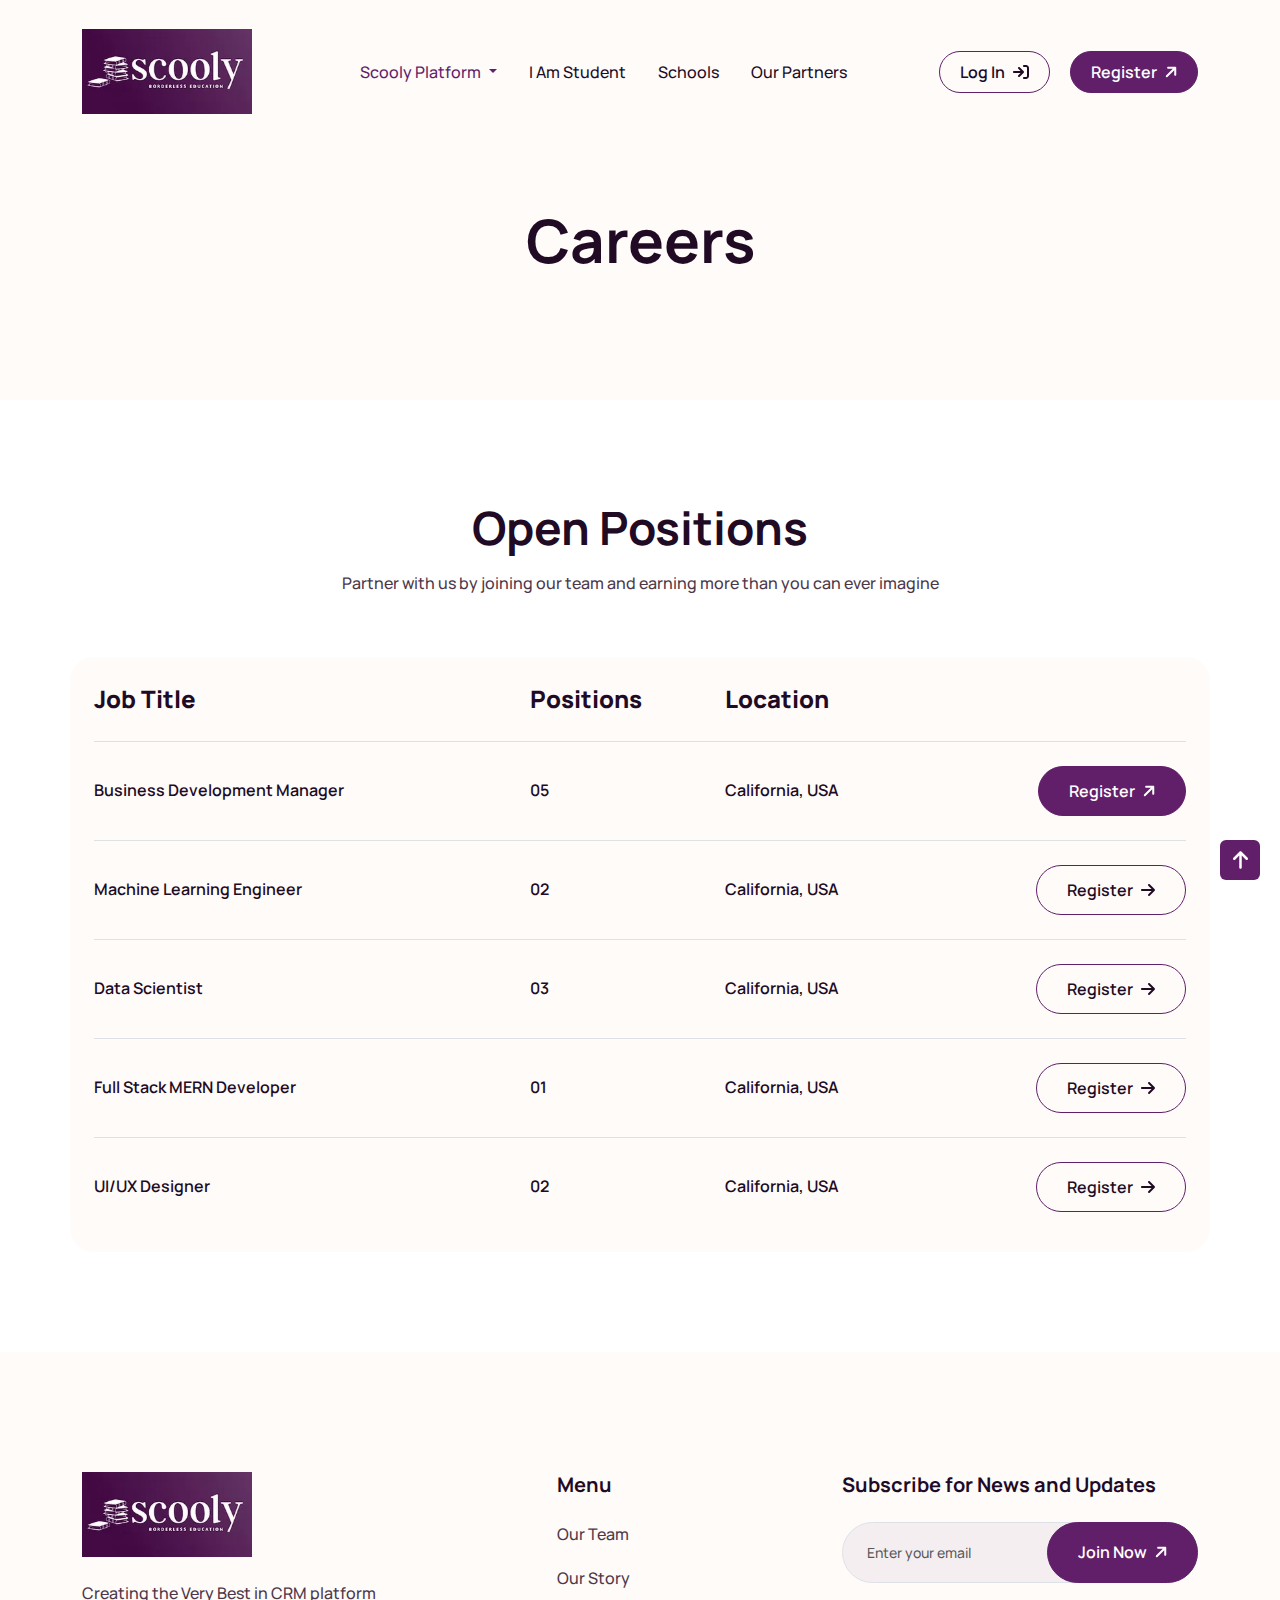
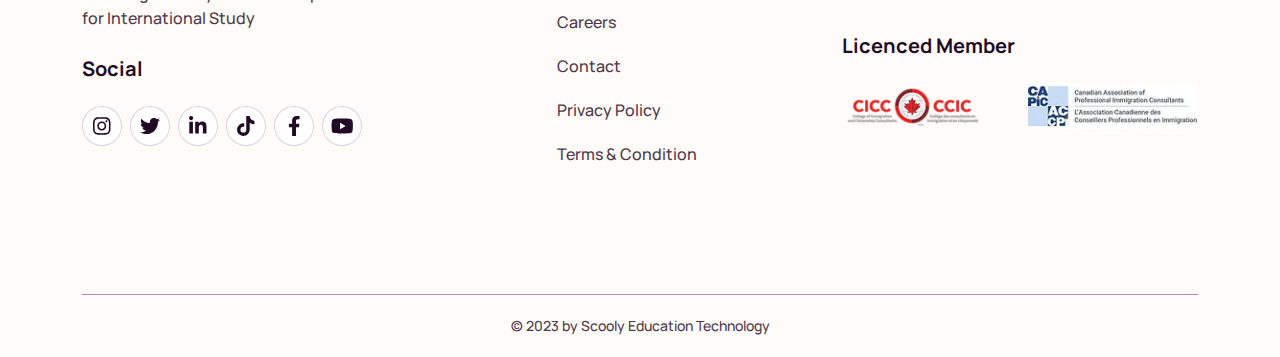
<file: career.html>
<!DOCTYPE html>
<html lang="en">

<head>
    <meta charset="UTF-8">
    <meta http-equiv="X-UA-Compatible" content="IE=edge">
    <meta name="viewport" content="width=device-width, initial-scale=1.0">
    <title>Scooly | Career</title>
    <!-- Favicon -->
    <link rel="icon" type="image/x-icon" href="assets/images/favicon.ico">
    <!-- Manrope Google Font -->
    <link rel="preconnect" href="https://fonts.googleapis.com">
    <link rel="preconnect" href="https://fonts.gstatic.com" crossorigin>
    <link href="https://fonts.googleapis.com/css2?family=Manrope:wght@200;300;400;500;600;700;800&display=swap"
        rel="stylesheet">
    <!-- Reset CSS -->
    <link rel="stylesheet" href="assets/css/reset.css">
    <!-- Font Awesome -->
    <link rel="stylesheet" href="assets/css/all.min.css">
    <link rel="stylesheet" href="assets/css/fontawesome.min.css">
    <!-- Bootstrap -->
    <link rel="stylesheet" href="assets/css/bootstrap.min.css">
    <!-- Slick Slider -->
    <link rel="stylesheet" href="assets/css/slick-theme.css">
    <link rel="stylesheet" href="assets/css/slick.css">
    <!-- Style CSS -->
    <link rel="stylesheet" href="assets/css/style.css">
    <!-- Responsive CSS -->
    <link rel="stylesheet" href="assets/css/responsive.css">
</head>

<body>


    <!-- Header Section Start -->
    <header id="header" class="header header-1">
        <div class="container">
            <div class="header-buttons d-xl-none justify-content-end">
                <a href="#" class="btn btnPrimary-outline header-login-btn">Log In <span><i
                            class="fa-solid fa-arrow-right-to-bracket"></i></span></a>
                <a href="#" class="btn btnPrimary header-register-btn">Register <span class="top-angle"><i
                            class="fas fa-arrow-up"></i></span></a>
            </div>
        </div>
        <hr class="d-xl-none">
        <div class="container">
            <div class="row">
                <nav class="navbar navbar-expand-xl">
                    <div class="container-fluid">
                        <a class="navbar-brand header-logo" href="index.html">
                            <div class="">
                                <img id="header-logo" class="header-logo" src="assets/images/icons/logo.svg" alt="logo">
                            </div>
                        </a>
                        <button class="navbar-toggler" type="button" data-bs-toggle="collapse"
                            data-bs-target="#headerNavbarDropdown" aria-controls="headerNavbarDropdown"
                            aria-expanded="false" aria-label="Toggle navigation">
                            <span class="navbar-menu-icon"><i class="fa-solid fa-bars"></i></span>
                        </button>
                        <div class="collapse navbar-collapse" id="headerNavbarDropdown">
                            <ul class="navbar-nav">
                                <li class="nav-item dropdown">
                                    <a class="nav-link dropdown-toggle active" href="index.html" role="button"
                                        data-bs-toggle="dropdown" aria-expanded="false">
                                        Scooly Platform
                                    </a>
                                    <ul class="dropdown-menu">
                                        <li><a class="dropdown-item active" href="about-us.html">About Us</a></li>
                                        <li><a class="dropdown-item" href="multi-currency.html">Multi Currency</a></li>
                                        <li><a class="dropdown-item" href="privacy.html">Privacy</a></li>
                                        <li><a class="dropdown-item" href="terms.html">Terms and Conditions</a></li>
                                        <li><a class="dropdown-item" href="visa-marketplace.html">Visa Marketplace</a>
                                        </li>
                                    </ul>
                                </li>
                                <li class="nav-item">
                                    <a class="nav-link" href="student.html">I Am Student</a>
                                </li>
                                <li class="nav-item">
                                    <a class="nav-link" href="school.html">Schools</a>
                                </li>
                                <li class="nav-item">
                                    <a class="nav-link" href="partner.html">Our Partners</a>
                                </li>
                            </ul>
                        </div>
                        <div class="header-buttons d-none d-xl-flex">
                            <a href="#" class="btn btnPrimary-outline header-login-btn">Log In <span><i
                                        class="fa-solid fa-arrow-right-to-bracket"></i></span></a>
                            <a href="#" class="btn btnPrimary header-register-btn">Register <span class="top-angle"><i
                                        class="fas fa-arrow-up"></i></span></a>
                        </div>
                    </div>
                </nav>
            </div>
        </div>
    </header>
    <!-- Header Section End -->



    <!-- Banner Section Start -->
    <div id="banner" class="banner section-pb">
        <div class="banner-area">
            <div class="container">
                <h2 class="banner-title">Careers</h2>
            </div>
        </div>
    </div>
    <!-- Banner Section End -->



    <!-- Career Section Start -->
    <div id="career" class="career section-pb">
        <div class="career-area">
            <div class="container">
                <div class="row">
                    <div class="section-top-title-box">
                        <h2 class="section-top-title">Open Positions</h2>
                        <p class="section-top-text">Partner with us by joining our team and earning more than you can
                            ever imagine</p>
                    </div>
                </div>
                <div class="row">
                    <div class="table-responsive-lg table-bg">
                        <table class="table scooly-table align-middle">
                            <thead>
                                <tr>
                                    <th scope="col">Job Title</th>
                                    <th scope="col">Positions</th>
                                    <th scope="col">Location</th>
                                    <th scope="col"></th>
                                </tr>
                            </thead>
                            <tbody>
                                <tr>
                                    <td>Business Development Manager</td>
                                    <td>05</td>
                                    <td>California, USA</td>
                                    <td class="career-btn"><button type="button" class="btn btnPrimary">Register <span
                                                class="top-angle"><i class="fas fa-arrow-up"></i></span></button></td>
                                </tr>
                                <tr>
                                    <td>Machine Learning Engineer</td>
                                    <td>02</td>
                                    <td>California, USA</td>
                                    <td class="career-btn"><button type="button" class="btn btnPrimary-outline">Register
                                            <span><i class="fas fa-arrow-right"></i></span></button>
                                    </td>
                                </tr>
                                <tr>
                                    <td>Data Scientist</td>
                                    <td>03</td>
                                    <td>California, USA</td>
                                    <td class="career-btn"><button type="button" class="btn btnPrimary-outline">Register
                                            <span><i class="fas fa-arrow-right"></i></span></button>
                                    </td>
                                </tr>
                                <tr>
                                    <td>Full Stack MERN Developer</td>
                                    <td>01</td>
                                    <td>California, USA</td>
                                    <td class="career-btn"><button type="button" class="btn btnPrimary-outline">Register
                                            <span><i class="fas fa-arrow-right"></i></span></button>
                                    </td>
                                </tr>
                                <tr>
                                    <td>UI/UX Designer</td>
                                    <td>02</td>
                                    <td>California, USA</td>
                                    <td class="career-btn"><button type="button" class="btn btnPrimary-outline">Register
                                            <span><i class="fas fa-arrow-right"></i></span></button>
                                    </td>
                                </tr>
                            </tbody>
                        </table>
                    </div>
                </div>
            </div>
        </div>
    </div>
    <!-- Career Section End -->



    <!-- Scroll To Top Start -->
    <button id="scrollToTop" class="scrollToTop"><i class="fa-solid fa-arrow-up"></i></button>
    <!-- Scroll To Top End -->


    <!-- Footer Section Start -->
    <footer id="footer" class="footer">
        <div class="footer-area">
            <div class="container">
                <div class="row footer-middle">
                    <div class="col-md-6 col-lg-6 col-xl-5 mb-5">
                        <div class="footer-content">
                            <div class="footer-logo">
                                <img src="assets/images/icons/logo.svg" alt="logo">
                            </div>
                            <p class="footer-text">Creating the Very Best in CRM platform for International Study
                            </p>
                            <div class="footer-menu">
                                <h2 class="menu-category">Social</h2>
                                <ul class="footer-social">
                                    <li><a target="_blank" href="https://www.instagram.com/"><i
                                                class="fa-brands fa-instagram"></i></a>
                                    </li>
                                    <li><a target="_blank" href="https://twitter.com/"><i
                                                class="fa-brands fa-twitter"></i></a></li>
                                    <li><a target="_blank" href="https://www.linkedin.com/?original_referer="><i
                                                class="fa-brands fa-linkedin-in"></i></a></li>
                                    <li><a target="_blank" href="https://www.tiktok.com"><i
                                                class="fa-brands fa-tiktok"></i></a></li>
                                    <li><a target="_blank" href="https://www.facebook.com/"><i
                                                class="fa-brands fa-facebook-f"></i></a>
                                    </li>
                                    <li><a target="_blank" href="https://www.youtube.com/"><i
                                                class="fa-brands fa-youtube"></i></a>
                                    </li>
                                </ul>
                            </div>
                        </div>
                    </div>
                    <div class="col-md-6 col-lg-6 col-xl-3 mb-5">
                        <div class="footer-menu">
                            <h2 class="menu-category">Menu</h2>
                            <ul class="footer-menu-list">
                                <li><a href="#">Our Team</a></li>
                                <li><a href="#">Our Story</a></li>
                                <li><a href="career.html">Careers</a></li>
                                <li><a href="#">Contact</a></li>
                                <li><a href="privacy.html">Privacy Policy</a></li>
                                <li><a href="terms.html">Terms & Condition</a></li>
                            </ul>
                        </div>
                    </div>
                    <div class="col-md-6 col-lg-6 col-xl-4 mb-5">
                        <div class="footer-menu">
                            <h2 class="menu-category">Subscribe for News and Updates</h2>
                            <div class="join-now-box">
                                <form id="subscribe-form" class="subscribe-form">
                                    <input type="email" class="form-control" placeholder="Enter your email">
                                    <button type="submit" class="btn btnPrimary">Join Now <span class="top-angle"><i
                                                class="fas fa-arrow-up"></i></span></button>
                                </form>
                            </div>
                            <div class="footer-menu fm-margin">
                                <h2 class="menu-category">Licenced Member</h2>
                                <div class="licenced-img-wrapper">
                                    <img src="assets/images/licenced-1.png" alt="licenced-1">
                                    <img src="assets/images/licenced-2.png" alt="licenced-1">
                                </div>
                            </div>
                        </div>
                    </div>
                </div>
                <div class="footer-devider"></div>
                <div class="footer-bottom">
                    <p class="footer-copyright">&copy; 2023 by Scooly Education Technology</p>
                </div>
            </div>
        </div>
    </footer>
    <!-- Footer Section End -->



    <!-- jQuery -->
    <script src="assets/js/jquery-3.6.4.min.js"></script>
    <!-- Waypoint -->
    <script src="assets/js/jquery.waypoints.min.js"></script>
    <!-- Bootstrap -->
    <script src="assets/js/popper.min.js"></script>
    <script src="assets/js/bootstrap.min.js"></script>
    <!-- Counter Up -->
    <script src="assets/js/jquery.counterup.min.js"></script>
    <!-- Slick Slider -->
    <script src="assets/js/slick.min.js"></script>
    <!-- Font Awesome -->
    <script src="assets/js/all.min.js"></script>
    <script src="assets/js/fontawesome.min.js"></script>
    <!-- Main Script -->
    <script src="assets/js/main.js"></script>
</body>

</html>
</file>
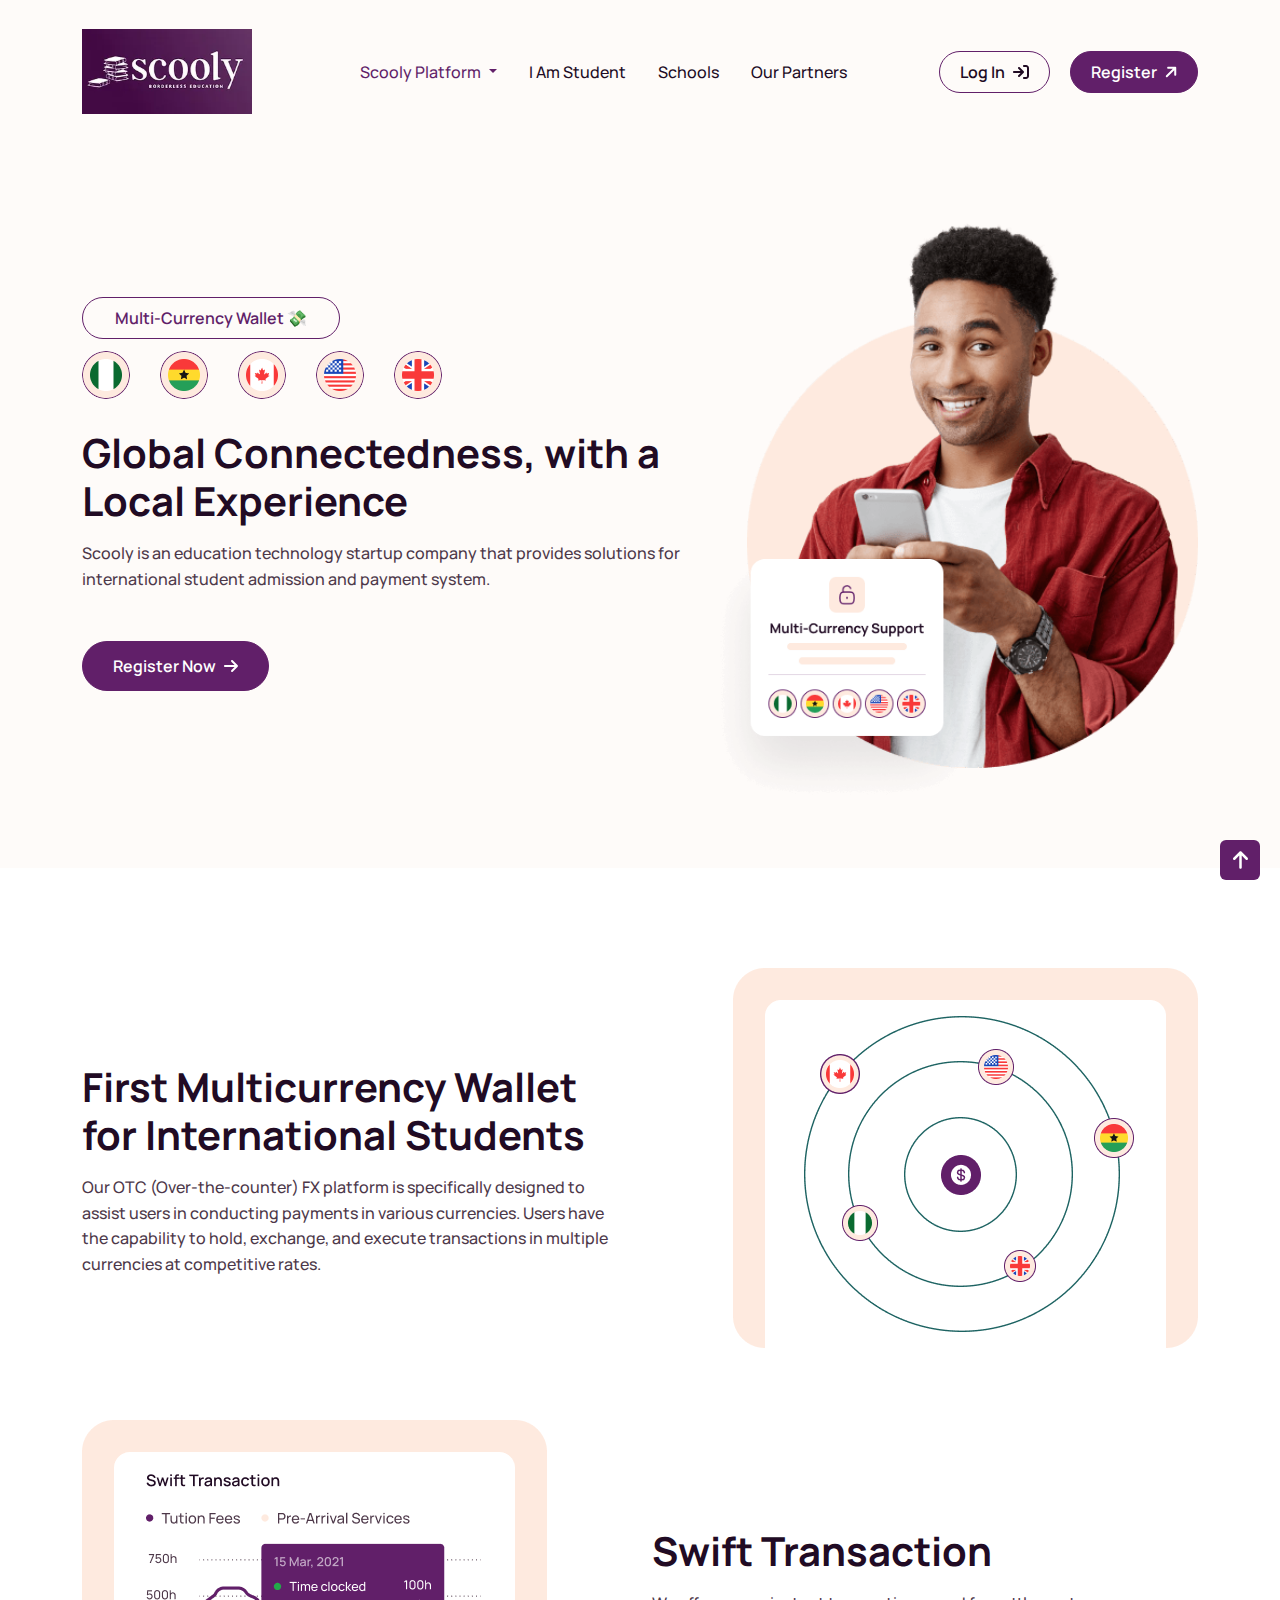
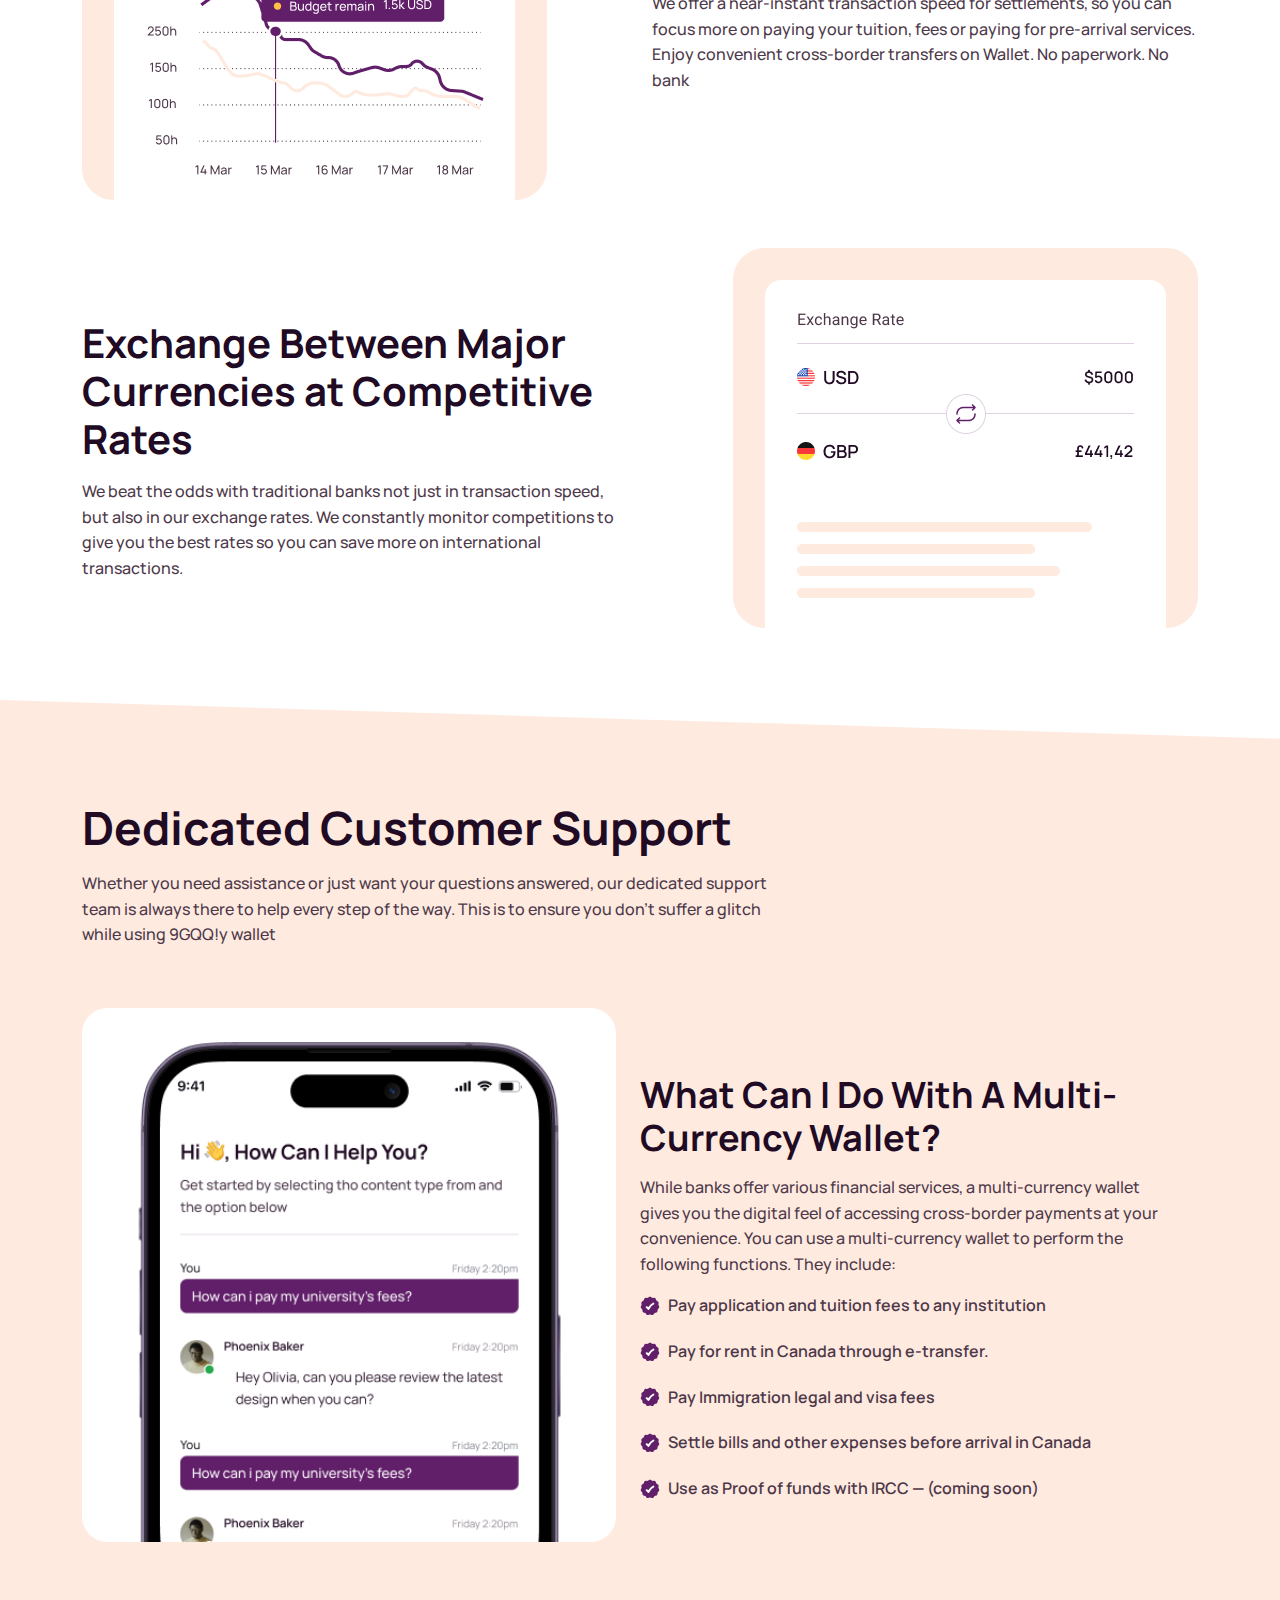
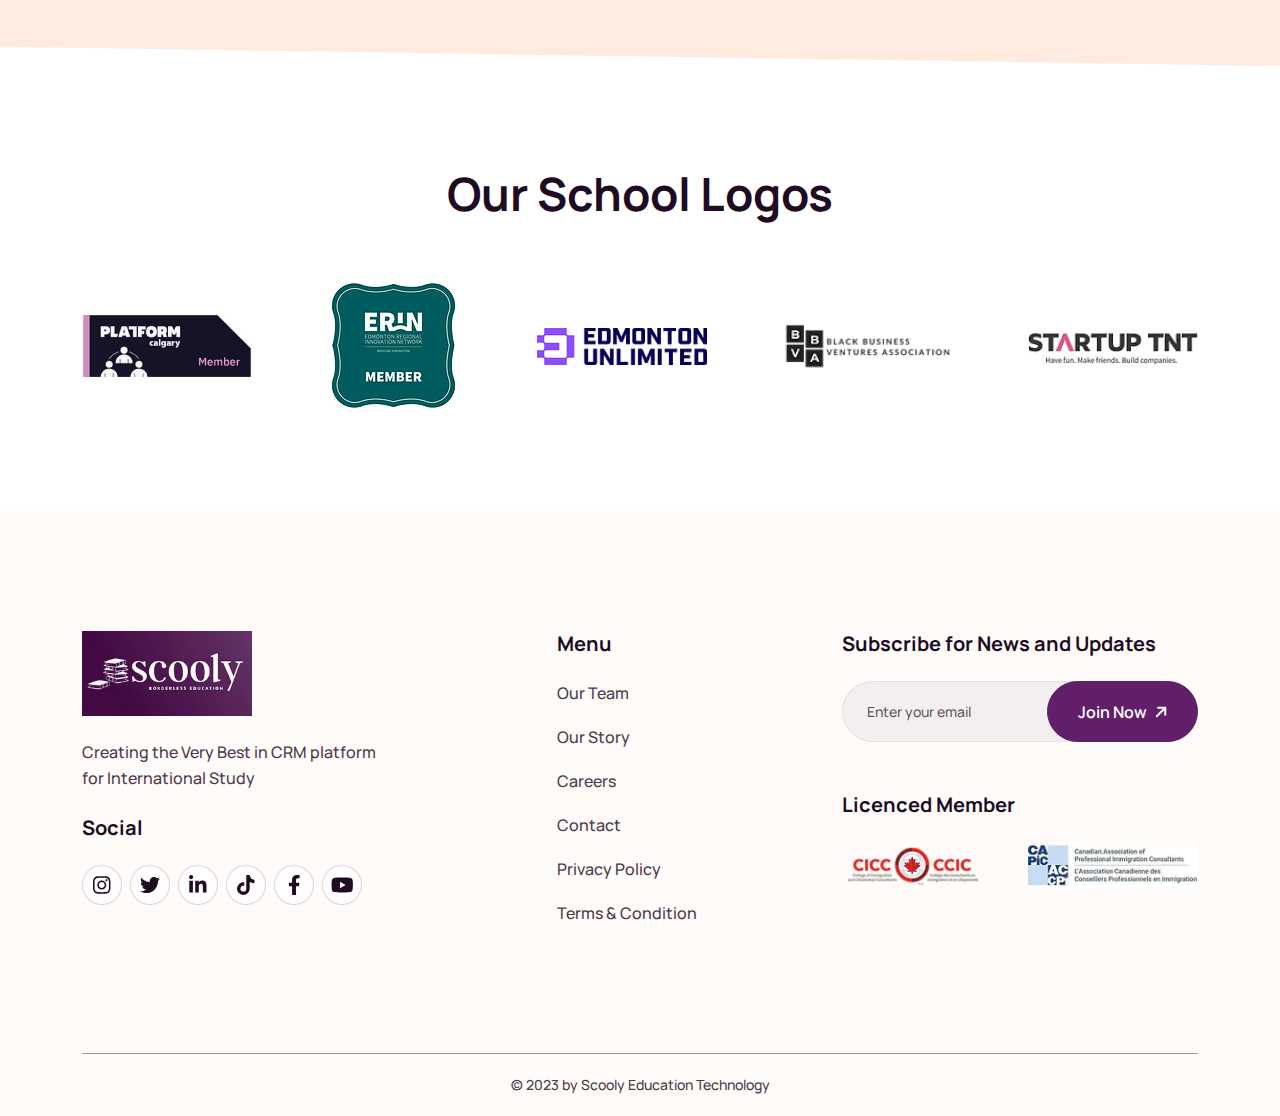
<file: multi-currency.html>
<!DOCTYPE html>
<html lang="en">

<head>
    <meta charset="UTF-8">
    <meta http-equiv="X-UA-Compatible" content="IE=edge">
    <meta name="viewport" content="width=device-width, initial-scale=1.0">
    <title>Scooly | Currency</title>
    <!-- Favicon -->
    <link rel="icon" type="image/x-icon" href="assets/images/favicon.ico">
    <!-- Manrope Google Font -->
    <link rel="preconnect" href="https://fonts.googleapis.com">
    <link rel="preconnect" href="https://fonts.gstatic.com" crossorigin>
    <link href="https://fonts.googleapis.com/css2?family=Manrope:wght@200;300;400;500;600;700;800&display=swap"
        rel="stylesheet">
    <!-- Reset CSS -->
    <link rel="stylesheet" href="assets/css/reset.css">
    <!-- Font Awesome -->
    <link rel="stylesheet" href="assets/css/all.min.css">
    <link rel="stylesheet" href="assets/css/fontawesome.min.css">
    <!-- Bootstrap -->
    <link rel="stylesheet" href="assets/css/bootstrap.min.css">
    <!-- Slick Slider -->
    <link rel="stylesheet" href="assets/css/slick-theme.css">
    <link rel="stylesheet" href="assets/css/slick.css">
    <!-- Style CSS -->
    <link rel="stylesheet" href="assets/css/style.css">
    <!-- Responsive CSS -->
    <link rel="stylesheet" href="assets/css/responsive.css">
</head>

<body>


    <!-- Header Section Start -->
    <header id="header" class="header header-1">
        <div class="container">
            <div class="header-buttons d-xl-none justify-content-end">
                <a href="#" class="btn btnPrimary-outline header-login-btn">Log In <span><i
                            class="fa-solid fa-arrow-right-to-bracket"></i></span></a>
                <a href="#" class="btn btnPrimary header-register-btn">Register <span class="top-angle"><i
                            class="fas fa-arrow-up"></i></span></a>
            </div>
        </div>
        <hr class="d-xl-none">
        <div class="container">
            <div class="row">
                <nav class="navbar navbar-expand-xl">
                    <div class="container-fluid">
                        <a class="navbar-brand header-logo" href="index.html">
                            <div class="">
                                <img id="header-logo" class="header-logo" src="assets/images/icons/logo.svg" alt="logo">
                            </div>
                        </a>
                        <button class="navbar-toggler" type="button" data-bs-toggle="collapse"
                            data-bs-target="#headerNavbarDropdown" aria-controls="headerNavbarDropdown"
                            aria-expanded="false" aria-label="Toggle navigation">
                            <span class="navbar-menu-icon"><i class="fa-solid fa-bars"></i></span>
                        </button>
                        <div class="collapse navbar-collapse" id="headerNavbarDropdown">
                            <ul class="navbar-nav">
                                <li class="nav-item dropdown">
                                    <a class="nav-link dropdown-toggle active" href="index.html" role="button"
                                        data-bs-toggle="dropdown" aria-expanded="false">
                                        Scooly Platform
                                    </a>
                                    <ul class="dropdown-menu">
                                        <li><a class="dropdown-item active" href="about-us.html">About Us</a></li>
                                        <li><a class="dropdown-item" href="multi-currency.html">Multi Currency</a></li>
                                        <li><a class="dropdown-item" href="privacy.html">Privacy</a></li>
                                        <li><a class="dropdown-item" href="terms.html">Terms and Conditions</a></li>
                                        <li><a class="dropdown-item" href="visa-marketplace.html">Visa Marketplace</a>
                                        </li>
                                    </ul>
                                </li>
                                <li class="nav-item">
                                    <a class="nav-link" href="student.html">I Am Student</a>
                                </li>
                                <li class="nav-item">
                                    <a class="nav-link" href="school.html">Schools</a>
                                </li>
                                <li class="nav-item">
                                    <a class="nav-link" href="partner.html">Our Partners</a>
                                </li>
                            </ul>
                        </div>
                        <div class="header-buttons d-none d-xl-flex">
                            <a href="#" class="btn btnPrimary-outline header-login-btn">Log In <span><i
                                        class="fa-solid fa-arrow-right-to-bracket"></i></span></a>
                            <a href="#" class="btn btnPrimary header-register-btn">Register <span class="top-angle"><i
                                        class="fas fa-arrow-up"></i></span></a>
                        </div>
                    </div>
                </nav>
            </div>
        </div>
    </header>
    <!-- Header Section End -->



    <!-- Education Technology Section Start -->
    <div id="education-technology" class="education-technology padding-from-top-2 bg-pink-2 section">
        <div class="education-technology-area">
            <div class="container">
                <div class="row align-items-center">
                    <div class="col-lg-7">
                        <div class="section-content-box">
                            <p class="section-purple">Multi-Currency Wallet 💸</p>
                            <div class="flag-box">
                                <img src="assets/images/flag-1.png" alt="flag">
                                <img src="assets/images/flag-2.png" alt="flag">
                                <img src="assets/images/flag-3.png" alt="flag">
                                <img src="assets/images/flag-4.png" alt="flag">
                                <img src="assets/images/flag-5.png" alt="flag">
                            </div>
                            <h2 class="section-title">Global Connectedness, with a Local Experience</h2>
                            <div class="section-content-img d-lg-none py-4">
                                <img class="w-100" src="assets/images/experinced.png" alt="section img">
                            </div>
                            <p class="section-text">Scooly is an education technology startup company that provides
                                solutions for international student admission and
                                payment system.</p>
                            <div class="section-btn-box mt-5">
                                <a href="#" class="btn btnPrimary">Register Now <span><i
                                            class="fas fa-arrow-right"></i></span></a>
                            </div>
                        </div>
                    </div>
                    <div class="col-lg-5 d-none d-lg-block">
                        <div class="section-content-img experienced-position">
                            <img class="w-100" src="assets/images/experinced.png" alt="section img">
                            <img src="assets/images/experienced-sm.png" alt="experinced-sm" class="abosolute-img">
                        </div>
                    </div>
                </div>
            </div>
        </div>
    </div>
    <!-- Education Technology Section End -->




    <!-- Multi Currency Section Start -->
    <div id="multi-currency" class="multi-currency section-pt">
        <div class="multi-currency-area">
            <div class="container">
                <div class="row mb-5 align-items-center">
                    <div class="col-lg-6 order-lg-2 justify-content-end mb-4 d-none d-lg-flex">
                        <div class="currency-img">
                            <img src="assets/images/currency-1.png" alt="currency">
                        </div>
                    </div>
                    <div class="col-lg-6">
                        <div class="currency-content">
                            <h2 class="currency-title">First Multicurrency Wallet for International Students</h2>
                            <div class="currency-img d-lg-none py-4">
                                <img class="w-100" src="assets/images/currency-1.png" alt="currency">
                            </div>
                            <p class="currency-text">Our OTC (Over-the-counter) FX platform is specifically designed to
                                assist users in conducting payments in various
                                currencies. Users have the capability to hold, exchange, and execute transactions in
                                multiple currencies at competitive
                                rates.</p>
                        </div>
                    </div>
                </div>
                <div class="row mb-5 align-items-center">
                    <div class="col-lg-6 d-none d-lg-block">
                        <div class="currency-img">
                            <img src="assets/images/currency-2.png" alt="currency">
                        </div>
                    </div>
                    <div class="col-lg-6">
                        <div class="currency-content">
                            <h2 class="currency-title">Swift Transaction</h2>
                            <div class="currency-img d-lg-none py-4">
                                <img class="w-100" src="assets/images/currency-2.png" alt="currency">
                            </div>
                            <p class="currency-text">We offer a near-instant transaction speed for settlements, so you
                                can focus more on paying your tuition, fees or paying
                                for pre-arrival services. Enjoy convenient cross-border transfers on Wallet. No
                                paperwork. No bank</p>
                        </div>
                    </div>
                </div>
                <div class="row mb-5 align-items-center">
                    <div class="col-lg-6 order-lg-2 justify-content-end mb-4 d-none d-lg-flex">
                        <div class="currency-img">
                            <img src="assets/images/currency-3.png" alt="currency">
                        </div>
                    </div>
                    <div class="col-lg-6">
                        <div class="currency-content">
                            <h2 class="currency-title">Exchange Between Major Currencies at Competitive Rates</h2>
                            <div class="currency-img d-lg-none py-4">
                                <img class="w-100" src="assets/images/currency-3.png" alt="currency">
                            </div>
                            <p class="currency-text">We beat the odds with traditional banks not just in transaction
                                speed, but also in our exchange rates. We constantly
                                monitor competitions to give you the best rates so you can save more on international
                                transactions.</p>
                        </div>
                    </div>
                </div>
            </div>
        </div>
    </div>
    <!-- Multi Currency Section End -->




    <!-- Customer Support Section Start -->
    <div id="customer-support" class="customer-support clip-path-y section">
        <div class="customer-support-area">
            <div class="container">
                <div class="row">
                    <div class="section-top-title-box left-box">
                        <h2 class="section-top-title">Dedicated Customer Support</h2>
                        <p class="section-top-text">Whether you need assistance or just want your questions answered,
                            our dedicated support team is always there to help
                            every step of the way. This is to ensure you don't suffer a glitch while using 9GQQ!y wallet
                        </p>
                    </div>
                    <div class="row align-items-center">
                        <div class="col-lg-6 mb-4">
                            <div class="customer-support-img">
                                <img class="w-100" src="assets/images/customer-support.png" alt="customer support">
                            </div>
                        </div>
                        <div class="col-lg-6">
                            <div class="customer-support-content">
                                <h2 class="customer-support-title">What Can I Do With A Multi-Currency Wallet?</h2>
                                <p class="customer-support-text">While banks offer various financial services, a
                                    multi-currency wallet gives you the digital feel of accessing
                                    cross-border payments at your convenience. You can use a multi-currency wallet to
                                    perform the following functions. They
                                    include:</p>
                                <ul class="customer-support-list">
                                    <li><span><img src="assets/images/icons/tick.svg" alt="tick"></span>Pay application
                                        and tuition fees to any institution</li>
                                    <li><span><img src="assets/images/icons/tick.svg" alt="tick"></span>Pay for rent in
                                        Canada through e-transfer.</li>
                                    <li><span><img src="assets/images/icons/tick.svg" alt="tick"></span>Pay Immigration
                                        legal and visa fees</li>
                                    <li><span><img src="assets/images/icons/tick.svg" alt="tick"></span>Settle bills and
                                        other expenses before arrival in Canada</li>
                                    <li><span><img src="assets/images/icons/tick.svg" alt="tick"></span>Use as Proof of
                                        funds with IRCC — (coming soon)</li>
                                </ul>
                            </div>
                        </div>
                    </div>
                </div>
            </div>
        </div>
    </div>
    <!-- Customer Support Section End -->




    <!-- Ecosystem Section Start -->
    <div id="ecosystem" class="ecosystem section">
        <div class="ecosystem-area">
            <div class="container">
                <div class="row">
                    <div class="section-top-title-box">
                        <h2 class="section-top-title">Our School Logos</h2>
                    </div>
                </div>
                <div class="ecosystem-img-box">
                    <img src="assets/images/ecosystem-1.png" alt="ecosystem-img">
                    <img src="assets/images/ecosystem-2.png" alt="ecosystem-img">
                    <img src="assets/images/ecosystem-3.png" alt="ecosystem-img">
                    <img src="assets/images/ecosystem-4.png" alt="ecosystem-img">
                    <img src="assets/images/ecosystem-5.png" alt="ecosystem-img">
                </div>
            </div>
        </div>
    </div>
    <!-- Ecosystem Section End -->



    <!-- Scroll To Top Start -->
    <button id="scrollToTop" class="scrollToTop"><i class="fa-solid fa-arrow-up"></i></button>
    <!-- Scroll To Top End -->


    <!-- Footer Section Start -->
    <footer id="footer" class="footer">
        <div class="footer-area">
            <div class="container">
                <div class="row footer-middle">
                    <div class="col-md-6 col-lg-6 col-xl-5 mb-5">
                        <div class="footer-content">
                            <div class="footer-logo">
                                <img src="assets/images/icons/logo.svg" alt="logo">
                            </div>
                            <p class="footer-text">Creating the Very Best in CRM platform for International Study
                            </p>
                            <div class="footer-menu">
                                <h2 class="menu-category">Social</h2>
                                <ul class="footer-social">
                                    <li><a target="_blank" href="https://www.instagram.com/"><i
                                                class="fa-brands fa-instagram"></i></a>
                                    </li>
                                    <li><a target="_blank" href="https://twitter.com/"><i
                                                class="fa-brands fa-twitter"></i></a></li>
                                    <li><a target="_blank" href="https://www.linkedin.com/?original_referer="><i
                                                class="fa-brands fa-linkedin-in"></i></a></li>
                                    <li><a target="_blank" href="https://www.tiktok.com"><i
                                                class="fa-brands fa-tiktok"></i></a></li>
                                    <li><a target="_blank" href="https://www.facebook.com/"><i
                                                class="fa-brands fa-facebook-f"></i></a>
                                    </li>
                                    <li><a target="_blank" href="https://www.youtube.com/"><i
                                                class="fa-brands fa-youtube"></i></a>
                                    </li>
                                </ul>
                            </div>
                        </div>
                    </div>
                    <div class="col-md-6 col-lg-6 col-xl-3 mb-5">
                        <div class="footer-menu">
                            <h2 class="menu-category">Menu</h2>
                            <ul class="footer-menu-list">
                                <li><a href="#">Our Team</a></li>
                                <li><a href="#">Our Story</a></li>
                                <li><a href="career.html">Careers</a></li>
                                <li><a href="#">Contact</a></li>
                                <li><a href="privacy.html">Privacy Policy</a></li>
                                <li><a href="terms.html">Terms & Condition</a></li>
                            </ul>
                        </div>
                    </div>
                    <div class="col-md-6 col-lg-6 col-xl-4 mb-5">
                        <div class="footer-menu">
                            <h2 class="menu-category">Subscribe for News and Updates</h2>
                            <div class="join-now-box">
                                <form id="subscribe-form" class="subscribe-form">
                                    <input type="email" class="form-control" placeholder="Enter your email">
                                    <button type="submit" class="btn btnPrimary">Join Now <span class="top-angle"><i
                                                class="fas fa-arrow-up"></i></span></button>
                                </form>
                            </div>
                            <div class="footer-menu fm-margin">
                                <h2 class="menu-category">Licenced Member</h2>
                                <div class="licenced-img-wrapper">
                                    <img src="assets/images/licenced-1.png" alt="licenced-1">
                                    <img src="assets/images/licenced-2.png" alt="licenced-1">
                                </div>
                            </div>
                        </div>
                    </div>
                </div>
                <div class="footer-devider"></div>
                <div class="footer-bottom">
                    <p class="footer-copyright">&copy; 2023 by Scooly Education Technology</p>
                </div>
            </div>
        </div>
    </footer>
    <!-- Footer Section End -->



    <!-- jQuery -->
    <script src="assets/js/jquery-3.6.4.min.js"></script>
    <!-- Waypoint -->
    <script src="assets/js/jquery.waypoints.min.js"></script>
    <!-- Bootstrap -->
    <script src="assets/js/popper.min.js"></script>
    <script src="assets/js/bootstrap.min.js"></script>
    <!-- Counter Up -->
    <script src="assets/js/jquery.counterup.min.js"></script>
    <!-- Slick Slider -->
    <script src="assets/js/slick.min.js"></script>
    <!-- Font Awesome -->
    <script src="assets/js/all.min.js"></script>
    <script src="assets/js/fontawesome.min.js"></script>
    <!-- Main Script -->
    <script src="assets/js/main.js"></script>
</body>

</html>
</file>
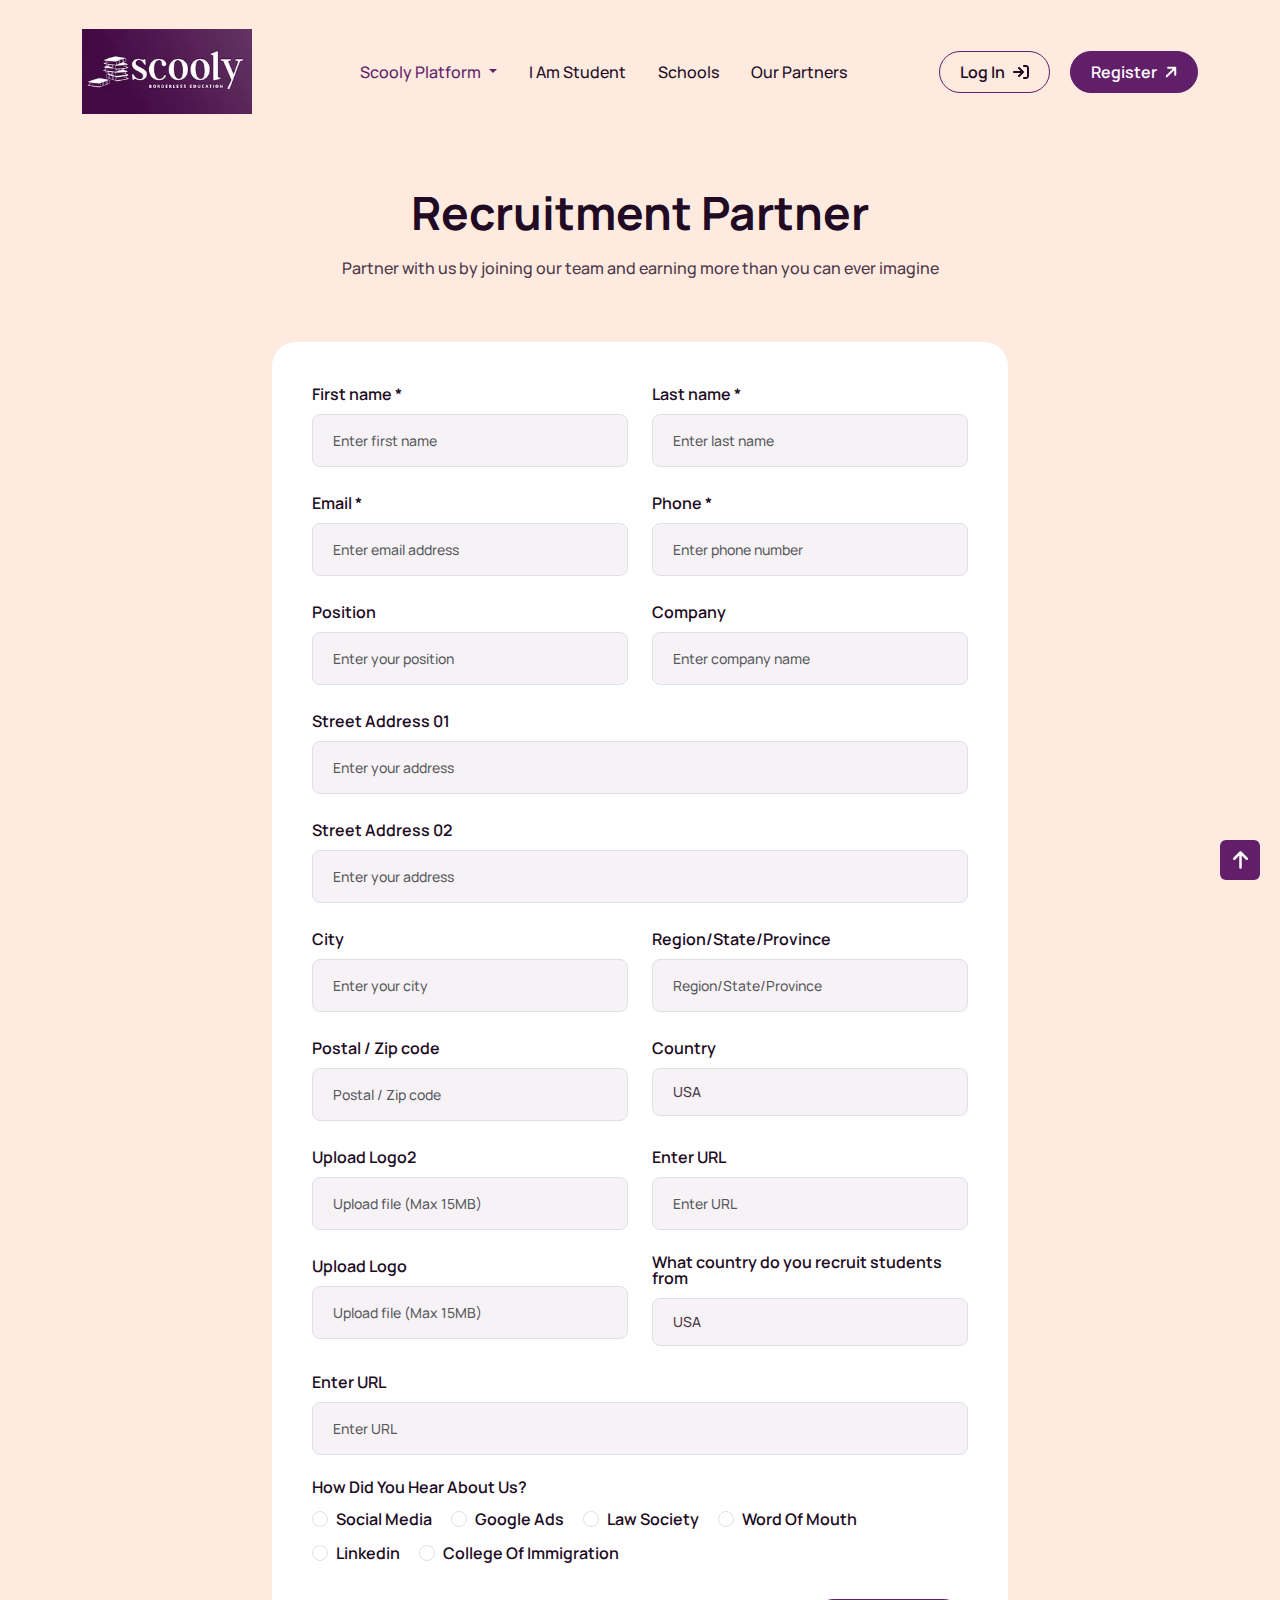
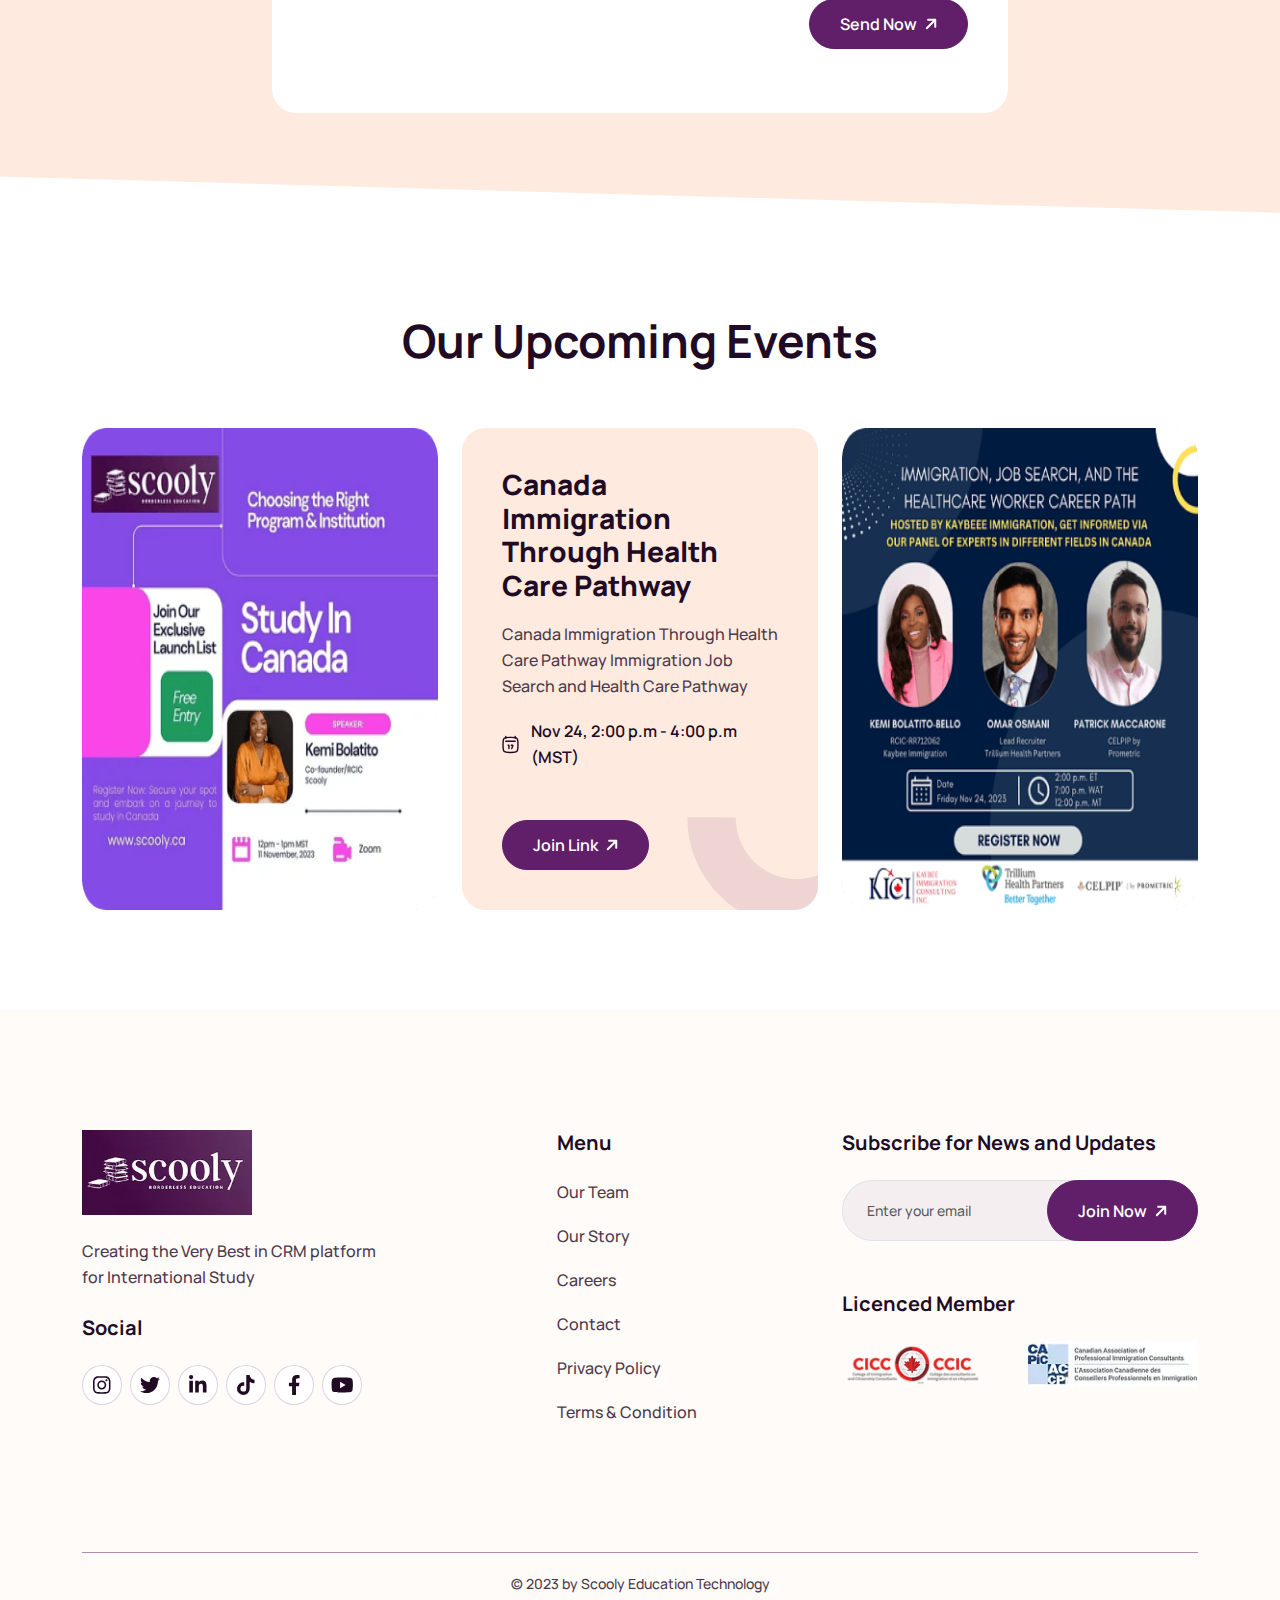
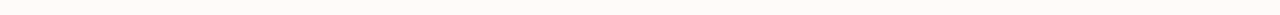
<file: partner.html>
<!DOCTYPE html>
<html lang="en">

<head>
    <meta charset="UTF-8">
    <meta http-equiv="X-UA-Compatible" content="IE=edge">
    <meta name="viewport" content="width=device-width, initial-scale=1.0">
    <title>Scooly | Partner</title>
    <!-- Favicon -->
    <link rel="icon" type="image/x-icon" href="assets/images/favicon.ico">
    <!-- Manrope Google Font -->
    <link rel="preconnect" href="https://fonts.googleapis.com">
    <link rel="preconnect" href="https://fonts.gstatic.com" crossorigin>
    <link href="https://fonts.googleapis.com/css2?family=Manrope:wght@200;300;400;500;600;700;800&display=swap"
        rel="stylesheet">
    <!-- Reset CSS -->
    <link rel="stylesheet" href="assets/css/reset.css">
    <!-- Font Awesome -->
    <link rel="stylesheet" href="assets/css/all.min.css">
    <link rel="stylesheet" href="assets/css/fontawesome.min.css">
    <!-- Bootstrap -->
    <link rel="stylesheet" href="assets/css/bootstrap.min.css">
    <!-- Slick Slider -->
    <link rel="stylesheet" href="assets/css/slick-theme.css">
    <link rel="stylesheet" href="assets/css/slick.css">
    <!-- Style CSS -->
    <link rel="stylesheet" href="assets/css/style.css">
    <!-- Responsive CSS -->
    <link rel="stylesheet" href="assets/css/responsive.css">
</head>

<body>


    <!-- Header Section Start -->
    <header id="header" class="header header-1">
        <div class="container">
            <div class="header-buttons d-xl-none justify-content-end">
                <a href="#" class="btn btnPrimary-outline header-login-btn">Log In <span><i
                            class="fa-solid fa-arrow-right-to-bracket"></i></span></a>
                <a href="#" class="btn btnPrimary header-register-btn">Register <span class="top-angle"><i
                            class="fas fa-arrow-up"></i></span></a>
            </div>
        </div>
        <hr class="d-xl-none">
        <div class="container">
            <div class="row">
                <nav class="navbar navbar-expand-xl">
                    <div class="container-fluid">
                        <a class="navbar-brand header-logo" href="index.html">
                            <div class="">
                                <img id="header-logo" class="header-logo" src="assets/images/icons/logo.svg" alt="logo">
                            </div>
                        </a>
                        <button class="navbar-toggler" type="button" data-bs-toggle="collapse"
                            data-bs-target="#headerNavbarDropdown" aria-controls="headerNavbarDropdown"
                            aria-expanded="false" aria-label="Toggle navigation">
                            <span class="navbar-menu-icon"><i class="fa-solid fa-bars"></i></span>
                        </button>
                        <div class="collapse navbar-collapse" id="headerNavbarDropdown">
                            <ul class="navbar-nav">
                                <li class="nav-item dropdown">
                                    <a class="nav-link dropdown-toggle active" href="index.html" role="button"
                                        data-bs-toggle="dropdown" aria-expanded="false">
                                        Scooly Platform
                                    </a>
                                    <ul class="dropdown-menu">
                                        <li><a class="dropdown-item active" href="about-us.html">About Us</a></li>
                                        <li><a class="dropdown-item" href="multi-currency.html">Multi Currency</a></li>
                                        <li><a class="dropdown-item" href="privacy.html">Privacy</a></li>
                                        <li><a class="dropdown-item" href="terms.html">Terms and Conditions</a></li>
                                        <li><a class="dropdown-item" href="visa-marketplace.html">Visa Marketplace</a>
                                        </li>
                                    </ul>
                                </li>
                                <li class="nav-item">
                                    <a class="nav-link" href="student.html">I Am Student</a>
                                </li>
                                <li class="nav-item">
                                    <a class="nav-link" href="school.html">Schools</a>
                                </li>
                                <li class="nav-item">
                                    <a class="nav-link" href="partner.html">Our Partners</a>
                                </li>
                            </ul>
                        </div>
                        <div class="header-buttons d-none d-xl-flex">
                            <a href="#" class="btn btnPrimary-outline header-login-btn">Log In <span><i
                                        class="fa-solid fa-arrow-right-to-bracket"></i></span></a>
                            <a href="#" class="btn btnPrimary header-register-btn">Register <span class="top-angle"><i
                                        class="fas fa-arrow-up"></i></span></a>
                        </div>
                    </div>
                </nav>
            </div>
        </div>
    </header>
    <!-- Header Section End -->



    <!-- Requirment Partner Section Start -->
    <div id="requirement-partner" class="requirement-partner padding-from-top section">
        <div class="requirement-partner-area">
            <div class="container">
                <div class="row">
                    <div class="section-top-title-box">
                        <h2 class="section-top-title">Recruitment Partner</h2>
                        <p class="section-top-text">Partner with us by joining our team and earning more than you can
                            ever imagine</p>
                    </div>
                </div>
                <div class="row justify-content-center">
                    <div class="col-lg-8">
                        <form id="requirment-partner-form" class="scooly-form">
                            <div class="row">
                                <div class="col-lg-6 mb-4">
                                    <div class="form-group">
                                        <label for="partner-fname">First name <span>*</span></label>
                                        <input type="text" class="form-control" id="partner-fname"
                                            placeholder="Enter first name">
                                    </div>
                                </div>
                                <div class="col-lg-6 mb-4">
                                    <div class="form-group">
                                        <label for="partner-lname">Last name <span>*</span></label>
                                        <input type="text" class="form-control" id="partner-lname"
                                            placeholder="Enter last name">
                                    </div>
                                </div>
                                <div class="col-lg-6 mb-4">
                                    <div class="form-group">
                                        <label for="partner-email">Email <span>*</span></label>
                                        <input type="email" class="form-control" id="partner-email"
                                            placeholder="Enter email address">
                                    </div>
                                </div>
                                <div class="col-lg-6 mb-4">
                                    <div class="form-group">
                                        <label for="partner-phone">Phone <span>*</span></label>
                                        <input type="text" class="form-control" id="partner-phone"
                                            placeholder="Enter phone number">
                                    </div>
                                </div>
                                <div class="col-lg-6 mb-4">
                                    <div class="form-group">
                                        <label for="partner-position">Position</label>
                                        <input type="text" class="form-control" id="partner-position"
                                            placeholder="Enter your position">
                                    </div>
                                </div>
                                <div class="col-lg-6 mb-4">
                                    <div class="form-group">
                                        <label for="partner-company">Company</label>
                                        <input type="text" class="form-control" id="partner-company"
                                            placeholder="Enter company name">
                                    </div>
                                </div>
                                <div class="col-lg-12 mb-4">
                                    <div class="form-group">
                                        <label for="partner-address1">Street Address 01</label>
                                        <input type="text" class="form-control" id="partner-address1"
                                            placeholder="Enter your address">
                                    </div>
                                </div>
                                <div class="col-lg-12 mb-4">
                                    <div class="form-group">
                                        <label for="partner-address2">Street Address 02</label>
                                        <input type="text" class="form-control" id="partner-address2"
                                            placeholder="Enter your address">
                                    </div>
                                </div>
                                <div class="col-lg-6 mb-4">
                                    <div class="form-group">
                                        <label for="partner-city">City</label>
                                        <input type="text" class="form-control" id="partner-city"
                                            placeholder="Enter your city">
                                    </div>
                                </div>
                                <div class="col-lg-6 mb-4">
                                    <div class="form-group">
                                        <label for="partner-state">Region/State/Province</label>
                                        <input type="text" class="form-control" id="partner-state"
                                            placeholder="Region/State/Province">
                                    </div>
                                </div>
                                <div class="col-lg-6 mb-4">
                                    <div class="form-group">
                                        <label for="partner-postal">Postal / Zip code</label>
                                        <input type="text" class="form-control" id="partner-postal"
                                            placeholder="Postal / Zip code">
                                    </div>
                                </div>
                                <div class="col-lg-6 mb-4">
                                    <div class="form-group">
                                        <label for="partner-country">Country</label>
                                        <select class="form-control" id="partner-country">
                                            <option selected>USA</option>
                                            <option value="bn">Bangladesh</option>
                                            <option value="aus">Australia</option>
                                            <option value="sp">Spain</option>
                                        </select>
                                    </div>
                                </div>
                                <div class="col-lg-6 mb-4">
                                    <div class="form-group">
                                        <label for="partner-logo2">Upload Logo2</label>
                                        <input type="text" class="form-control" id="partner-logo2"
                                            placeholder="Upload file (Max 15MB)">
                                    </div>
                                </div>
                                <div class="col-lg-6 mb-4">
                                    <div class="form-group">
                                        <label for="partner-url">Enter URL</label>
                                        <input type="text" class="form-control" id="partner-url"
                                            placeholder="Enter URL">
                                    </div>
                                </div>
                                <div class="col-lg-6 mb-4">
                                    <div class="form-group">
                                        <label for="partner-logo">Upload Logo</label>
                                        <input type="text" class="form-control" id="partner-logo"
                                            placeholder="Upload file (Max 15MB)">
                                    </div>
                                </div>
                                <div class="col-lg-6 mb-4">
                                    <div class="form-group">
                                        <label for="partner-from-country">What country do you recruit students
                                            from</label>
                                        <select class="form-control" id="partner-from-country">
                                            <option selected>USA</option>
                                            <option value="bn">Bangladesh</option>
                                            <option value="aus">Australia</option>
                                            <option value="sp">Spain</option>
                                        </select>
                                    </div>
                                </div>
                                <div class="col-lg-12 mb-4">
                                    <div class="form-group">
                                        <label for="partner-from-url">Enter URL</label>
                                        <input type="text" class="form-control" id="partner-from-url"
                                            placeholder="Enter URL">
                                    </div>
                                </div>
                                <div class="col-lg-12 mb-4">
                                    <div class="form-group">
                                        <label class="d-block">How Did You Hear About Us?</label>
                                        <div class="form-check form-check-inline">
                                            <input class="form-check-input" type="radio" name="inlineRadioOptions"
                                                id="partner-radio-1" value="option1">
                                            <label class="form-check-label" for="partner-radio-1">Social Media</label>
                                        </div>
                                        <div class="form-check form-check-inline">
                                            <input class="form-check-input" type="radio" name="inlineRadioOptions"
                                                id="partner-radio-2" value="option2">
                                            <label class="form-check-label" for="partner-radio-2">Google Ads</label>
                                        </div>
                                        <div class="form-check form-check-inline">
                                            <input class="form-check-input" type="radio" name="inlineRadioOptions"
                                                id="partner-radio-3" value="option3">
                                            <label class="form-check-label" for="partner-radio-3">Law Society</label>
                                        </div>
                                        <div class="form-check form-check-inline">
                                            <input class="form-check-input" type="radio" name="inlineRadioOptions"
                                                id="partner-radio-4" value="option4">
                                            <label class="form-check-label" for="partner-radio-4">Word Of Mouth</label>
                                        </div>
                                        <div class="form-check form-check-inline">
                                            <input class="form-check-input" type="radio" name="inlineRadioOptions"
                                                id="partner-radio-5" value="option5">
                                            <label class="form-check-label" for="partner-radio-5">Linkedin</label>
                                        </div>
                                        <div class="form-check form-check-inline">
                                            <input class="form-check-input" type="radio" name="inlineRadioOptions"
                                                id="partner-radio-6" value="option6">
                                            <label class="form-check-label" for="partner-radio-6">College Of
                                                Immigration</label>
                                        </div>
                                    </div>
                                    <div class="submit-btn-box">
                                        <button type="submit" class="btn btnPrimary">Send Now <span class="top-angle"><i
                                                    class="fas fa-arrow-up"></i></span></button>
                                    </div>
                                </div>
                            </div>
                        </form>
                    </div>
                </div>
            </div>
        </div>
    </div>
    <!-- Requirment Partner Section End -->




    <!-- Upcoming Event Section Start -->
    <div id="upcoming-event" class="upcoming-event section">
        <div class="upcoming-event-area">
            <div class="container">
                <div class="row">
                    <div class="section-top-title-box">
                        <h2 class="section-top-title">Our Upcoming Events</h2>
                    </div>
                </div>
                <div class="row align-items-stretch">
                    <div class="col-xl-4 col-lg-6 mb-4 mb-xl-0">
                        <div class="single-upcoming-event sue-img">
                            <img src="assets/images/sue-1.png" alt="upcoming-event">
                        </div>
                    </div>
                    <div class="col-xl-4 col-lg-6 mb-4 mb-xl-0">
                        <div class="single-upcoming-event sue-centered">
                            <img src="assets/images/icons/sue-bg.svg" alt="sue-bg" class="sue-bg">
                            <div class="sue-content">
                                <h3 class="sue-title">Canada Immigration Through Health Care Pathway</h3>
                                <p class="sue-text">Canada Immigration Through Health Care Pathway
                                    Immigration Job Search and Health Care Pathway
                                </p>
                                <p class="sue-time"><span><img src="assets/images/icons/calander.svg"
                                            alt="calander"></span>
                                    Nov 24, 2:00 p.m - 4:00 p.m (MST)</p>
                                <div class="d-flex">
                                    <a href="#" class="btn btnPrimary">Join Link <span class="top-angle"><i
                                                class="fas fa-arrow-up"></i></span></a>
                                </div>
                            </div>
                        </div>
                    </div>
                    <div class="col-xl-4 col-lg-6 mb-4 mb-xl-0">
                        <div class="single-upcoming-event sue-img">
                            <img src="assets/images/sue-2.png" alt="upcoming-event">
                        </div>
                    </div>
                </div>
            </div>
        </div>
    </div>
    <!-- Upcoming Event Section End -->



    <!-- Scroll To Top Start -->
    <button id="scrollToTop" class="scrollToTop"><i class="fa-solid fa-arrow-up"></i></button>
    <!-- Scroll To Top End -->


    <!-- Footer Section Start -->
    <footer id="footer" class="footer">
        <div class="footer-area">
            <div class="container">
                <div class="row footer-middle">
                    <div class="col-md-6 col-lg-6 col-xl-5 mb-5">
                        <div class="footer-content">
                            <div class="footer-logo">
                                <img src="assets/images/icons/logo.svg" alt="logo">
                            </div>
                            <p class="footer-text">Creating the Very Best in CRM platform for International Study
                            </p>
                            <div class="footer-menu">
                                <h2 class="menu-category">Social</h2>
                                <ul class="footer-social">
                                    <li><a target="_blank" href="https://www.instagram.com/"><i
                                                class="fa-brands fa-instagram"></i></a>
                                    </li>
                                    <li><a target="_blank" href="https://twitter.com/"><i
                                                class="fa-brands fa-twitter"></i></a></li>
                                    <li><a target="_blank" href="https://www.linkedin.com/?original_referer="><i
                                                class="fa-brands fa-linkedin-in"></i></a></li>
                                    <li><a target="_blank" href="https://www.tiktok.com"><i
                                                class="fa-brands fa-tiktok"></i></a></li>
                                    <li><a target="_blank" href="https://www.facebook.com/"><i
                                                class="fa-brands fa-facebook-f"></i></a>
                                    </li>
                                    <li><a target="_blank" href="https://www.youtube.com/"><i
                                                class="fa-brands fa-youtube"></i></a>
                                    </li>
                                </ul>
                            </div>
                        </div>
                    </div>
                    <div class="col-md-6 col-lg-6 col-xl-3 mb-5">
                        <div class="footer-menu">
                            <h2 class="menu-category">Menu</h2>
                            <ul class="footer-menu-list">
                                <li><a href="#">Our Team</a></li>
                                <li><a href="#">Our Story</a></li>
                                <li><a href="career.html">Careers</a></li>
                                <li><a href="#">Contact</a></li>
                                <li><a href="privacy.html">Privacy Policy</a></li>
                                <li><a href="terms.html">Terms & Condition</a></li>
                            </ul>
                        </div>
                    </div>
                    <div class="col-md-6 col-lg-6 col-xl-4 mb-5">
                        <div class="footer-menu">
                            <h2 class="menu-category">Subscribe for News and Updates</h2>
                            <div class="join-now-box">
                                <form id="subscribe-form" class="subscribe-form">
                                    <input type="email" class="form-control" placeholder="Enter your email">
                                    <button type="submit" class="btn btnPrimary">Join Now <span class="top-angle"><i
                                                class="fas fa-arrow-up"></i></span></button>
                                </form>
                            </div>
                            <div class="footer-menu fm-margin">
                                <h2 class="menu-category">Licenced Member</h2>
                                <div class="licenced-img-wrapper">
                                    <img src="assets/images/licenced-1.png" alt="licenced-1">
                                    <img src="assets/images/licenced-2.png" alt="licenced-1">
                                </div>
                            </div>
                        </div>
                    </div>
                </div>
                <div class="footer-devider"></div>
                <div class="footer-bottom">
                    <p class="footer-copyright">&copy; 2023 by Scooly Education Technology</p>
                </div>
            </div>
        </div>
    </footer>
    <!-- Footer Section End -->



    <!-- jQuery -->
    <script src="assets/js/jquery-3.6.4.min.js"></script>
    <!-- Waypoint -->
    <script src="assets/js/jquery.waypoints.min.js"></script>
    <!-- Bootstrap -->
    <script src="assets/js/popper.min.js"></script>
    <script src="assets/js/bootstrap.min.js"></script>
    <!-- Counter Up -->
    <script src="assets/js/jquery.counterup.min.js"></script>
    <!-- Slick Slider -->
    <script src="assets/js/slick.min.js"></script>
    <!-- Font Awesome -->
    <script src="assets/js/all.min.js"></script>
    <script src="assets/js/fontawesome.min.js"></script>
    <!-- Main Script -->
    <script src="assets/js/main.js"></script>
</body>

</html>
</file>
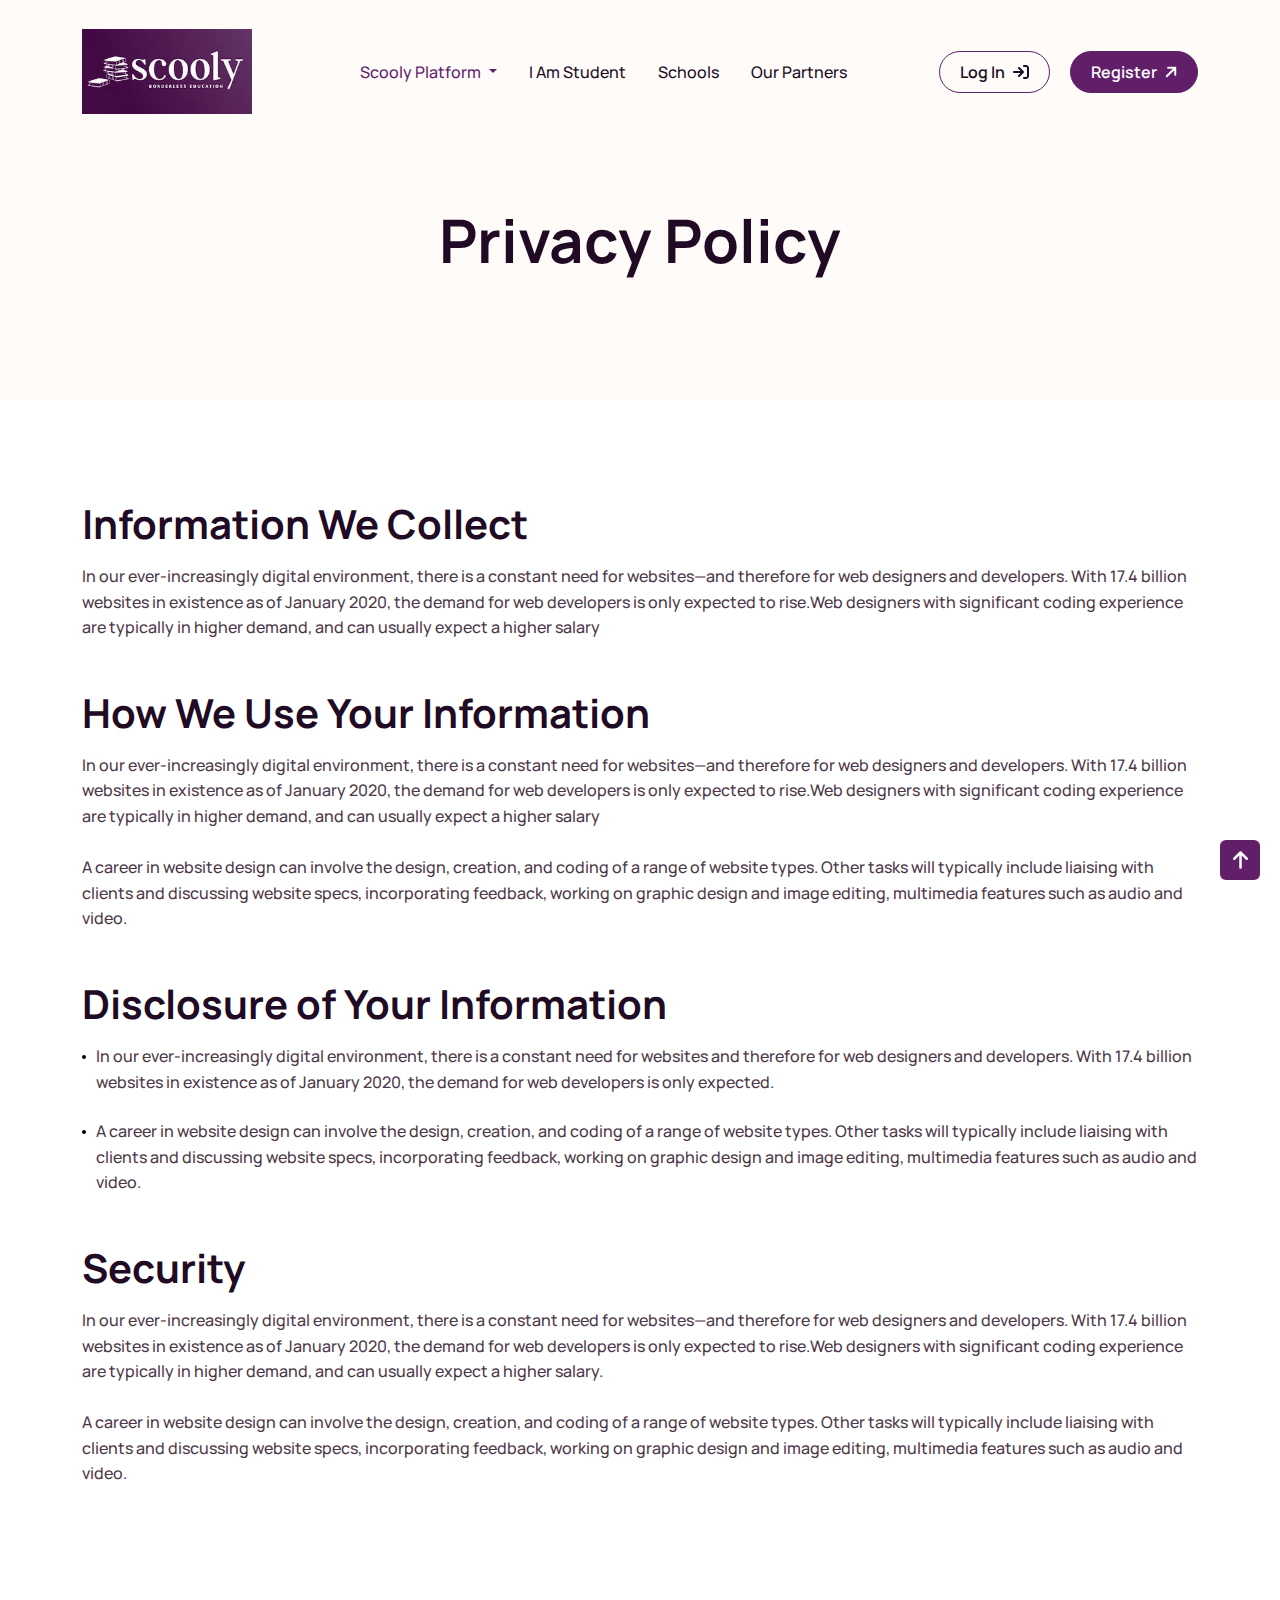
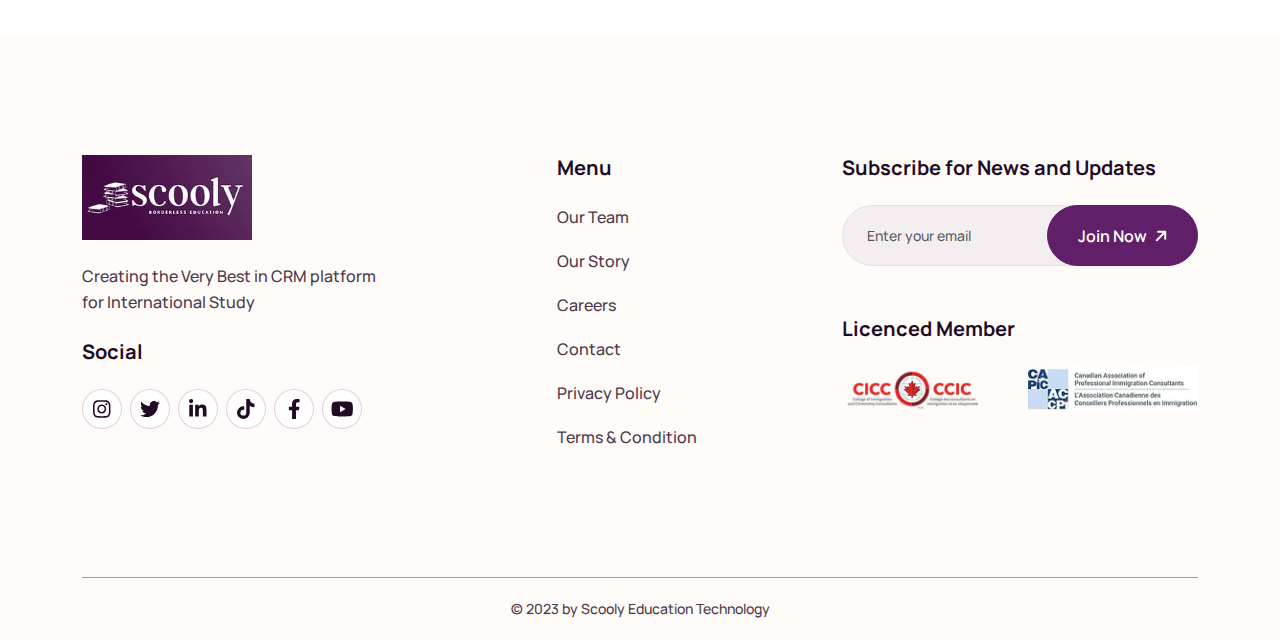
<file: privacy.html>
<!DOCTYPE html>
<html lang="en">

<head>
    <meta charset="UTF-8">
    <meta http-equiv="X-UA-Compatible" content="IE=edge">
    <meta name="viewport" content="width=device-width, initial-scale=1.0">
    <title>Scooly | Privacy and Policy</title>
    <!-- Favicon -->
    <link rel="icon" type="image/x-icon" href="assets/images/favicon.ico">
    <!-- Manrope Google Font -->
    <link rel="preconnect" href="https://fonts.googleapis.com">
    <link rel="preconnect" href="https://fonts.gstatic.com" crossorigin>
    <link href="https://fonts.googleapis.com/css2?family=Manrope:wght@200;300;400;500;600;700;800&display=swap"
        rel="stylesheet">
    <!-- Reset CSS -->
    <link rel="stylesheet" href="assets/css/reset.css">
    <!-- Font Awesome -->
    <link rel="stylesheet" href="assets/css/all.min.css">
    <link rel="stylesheet" href="assets/css/fontawesome.min.css">
    <!-- Bootstrap -->
    <link rel="stylesheet" href="assets/css/bootstrap.min.css">
    <!-- Slick Slider -->
    <link rel="stylesheet" href="assets/css/slick-theme.css">
    <link rel="stylesheet" href="assets/css/slick.css">
    <!-- Style CSS -->
    <link rel="stylesheet" href="assets/css/style.css">
    <!-- Responsive CSS -->
    <link rel="stylesheet" href="assets/css/responsive.css">
</head>

<body>


    <!-- Header Section Start -->
    <header id="header" class="header header-1">
        <div class="container">
            <div class="header-buttons d-xl-none justify-content-end">
                <a href="#" class="btn btnPrimary-outline header-login-btn">Log In <span><i
                            class="fa-solid fa-arrow-right-to-bracket"></i></span></a>
                <a href="#" class="btn btnPrimary header-register-btn">Register <span class="top-angle"><i
                            class="fas fa-arrow-up"></i></span></a>
            </div>
        </div>
        <hr class="d-xl-none">
        <div class="container">
            <div class="row">
                <nav class="navbar navbar-expand-xl">
                    <div class="container-fluid">
                        <a class="navbar-brand header-logo" href="index.html">
                            <div class="">
                                <img id="header-logo" class="header-logo" src="assets/images/icons/logo.svg" alt="logo">
                            </div>
                        </a>
                        <button class="navbar-toggler" type="button" data-bs-toggle="collapse"
                            data-bs-target="#headerNavbarDropdown" aria-controls="headerNavbarDropdown"
                            aria-expanded="false" aria-label="Toggle navigation">
                            <span class="navbar-menu-icon"><i class="fa-solid fa-bars"></i></span>
                        </button>
                        <div class="collapse navbar-collapse" id="headerNavbarDropdown">
                            <ul class="navbar-nav">
                                <li class="nav-item dropdown">
                                    <a class="nav-link dropdown-toggle active" href="index.html" role="button"
                                        data-bs-toggle="dropdown" aria-expanded="false">
                                        Scooly Platform
                                    </a>
                                    <ul class="dropdown-menu">
                                        <li><a class="dropdown-item active" href="about-us.html">About Us</a></li>
                                        <li><a class="dropdown-item" href="multi-currency.html">Multi Currency</a></li>
                                        <li><a class="dropdown-item" href="privacy.html">Privacy</a></li>
                                        <li><a class="dropdown-item" href="terms.html">Terms and Conditions</a></li>
                                        <li><a class="dropdown-item" href="visa-marketplace.html">Visa Marketplace</a>
                                        </li>
                                    </ul>
                                </li>
                                <li class="nav-item">
                                    <a class="nav-link" href="student.html">I Am Student</a>
                                </li>
                                <li class="nav-item">
                                    <a class="nav-link" href="school.html">Schools</a>
                                </li>
                                <li class="nav-item">
                                    <a class="nav-link" href="partner.html">Our Partners</a>
                                </li>
                            </ul>
                        </div>
                        <div class="header-buttons d-none d-xl-flex">
                            <a href="#" class="btn btnPrimary-outline header-login-btn">Log In <span><i
                                        class="fa-solid fa-arrow-right-to-bracket"></i></span></a>
                            <a href="#" class="btn btnPrimary header-register-btn">Register <span class="top-angle"><i
                                        class="fas fa-arrow-up"></i></span></a>
                        </div>
                    </div>
                </nav>
            </div>
        </div>
    </header>
    <!-- Header Section End -->



    <!-- Banner Section Start -->
    <div id="banner" class="banner section-pb">
        <div class="banner-area">
            <div class="container">
                <h2 class="banner-title">Privacy Policy</h2>
            </div>
        </div>
    </div>
    <!-- Banner Section End -->



    <!-- Privacy and Policy Section Start -->
    <div id="privacy-policy" class="privacy-policy section-pb">
        <div class="privacy-policy-area">
            <div class="container">
                <div class="single-text-content">
                    <h3 class="st-title">Information We Collect</h3>
                    <p class="st-text">In our ever-increasingly digital environment, there is a constant need for
                        websites—and therefore for web designers and
                        developers. With 17.4 billion websites in existence as of January 2020, the demand for web
                        developers is only expected
                        to rise.Web designers with significant coding experience are typically in higher demand, and can
                        usually expect a higher
                        salary</p>
                </div>
                <div class="single-text-content">
                    <h3 class="st-title">How We Use Your Information</h3>
                    <p class="st-text">In our ever-increasingly digital environment, there is a constant need for
                        websites—and therefore for web designers and
                        developers. With 17.4 billion websites in existence as of January 2020, the demand for web
                        developers is only expected
                        to rise.Web designers with significant coding experience are typically in higher demand, and can
                        usually expect a higher
                        salary
                        <br><br>
                        A career in website design can involve the design, creation, and coding of a range of website
                        types. Other tasks will
                        typically include liaising with clients and discussing website specs, incorporating feedback,
                        working on graphic design
                        and image editing, multimedia features such as audio and video.
                    </p>
                </div>
                <div class="single-text-content">
                    <h3 class="st-title">Disclosure of Your Information</h3>
                    <div class="st-bullet-point">
                        <div><span class="rounded-point"></span></div>
                        <p class="st-text">In our ever-increasingly
                            digital environment,
                            there is a constant need for
                            websites and therefore for web designers and
                            developers. With 17.4 billion websites in existence as of January 2020, the demand for web
                            developers is only expected.</p>
                    </div>
                    <br>
                    <div class="st-bullet-point">
                        <div><span class="rounded-point"></span></div>
                        <p class="st-text">A career in website design can involve the design, creation, and coding of a
                            range of website types. Other tasks will
                            typically include liaising with clients and discussing website specs, incorporating
                            feedback, working on graphic design
                            and image editing, multimedia features such as audio and video.</p>
                    </div>
                </div>
                <div class="single-text-content">
                    <h3 class="st-title">Security</h3>
                    <p class="st-text">In our ever-increasingly digital environment, there is a constant need for
                        websites—and therefore for web designers and
                        developers. With 17.4 billion websites in existence as of January 2020, the demand for web
                        developers is only expected
                        to rise.Web designers with significant coding experience are typically in higher demand, and can
                        usually expect a higher
                        salary.
                        <br><br>
                        A career in website design can involve the design, creation, and coding of a range of website
                        types. Other tasks will
                        typically include liaising with clients and discussing website specs, incorporating feedback,
                        working on graphic design
                        and image editing, multimedia features such as audio and video.
                    </p>
                </div>
            </div>
        </div>
    </div>
    <!-- Privacy and Policy Section End -->




    <!-- Scroll To Top Start -->
    <button id="scrollToTop" class="scrollToTop"><i class="fa-solid fa-arrow-up"></i></button>
    <!-- Scroll To Top End -->


    <!-- Footer Section Start -->
    <footer id="footer" class="footer">
        <div class="footer-area">
            <div class="container">
                <div class="row footer-middle">
                    <div class="col-md-6 col-lg-6 col-xl-5 mb-5">
                        <div class="footer-content">
                            <div class="footer-logo">
                                <img src="assets/images/icons/logo.svg" alt="logo">
                            </div>
                            <p class="footer-text">Creating the Very Best in CRM platform for International Study
                            </p>
                            <div class="footer-menu">
                                <h2 class="menu-category">Social</h2>
                                <ul class="footer-social">
                                    <li><a target="_blank" href="https://www.instagram.com/"><i
                                                class="fa-brands fa-instagram"></i></a>
                                    </li>
                                    <li><a target="_blank" href="https://twitter.com/"><i
                                                class="fa-brands fa-twitter"></i></a></li>
                                    <li><a target="_blank" href="https://www.linkedin.com/?original_referer="><i
                                                class="fa-brands fa-linkedin-in"></i></a></li>
                                    <li><a target="_blank" href="https://www.tiktok.com"><i
                                                class="fa-brands fa-tiktok"></i></a></li>
                                    <li><a target="_blank" href="https://www.facebook.com/"><i
                                                class="fa-brands fa-facebook-f"></i></a>
                                    </li>
                                    <li><a target="_blank" href="https://www.youtube.com/"><i
                                                class="fa-brands fa-youtube"></i></a>
                                    </li>
                                </ul>
                            </div>
                        </div>
                    </div>
                    <div class="col-md-6 col-lg-6 col-xl-3 mb-5">
                        <div class="footer-menu">
                            <h2 class="menu-category">Menu</h2>
                            <ul class="footer-menu-list">
                                <li><a href="#">Our Team</a></li>
                                <li><a href="#">Our Story</a></li>
                                <li><a href="career.html">Careers</a></li>
                                <li><a href="#">Contact</a></li>
                                <li><a href="privacy.html">Privacy Policy</a></li>
                                <li><a href="terms.html">Terms & Condition</a></li>
                            </ul>
                        </div>
                    </div>
                    <div class="col-md-6 col-lg-6 col-xl-4 mb-5">
                        <div class="footer-menu">
                            <h2 class="menu-category">Subscribe for News and Updates</h2>
                            <div class="join-now-box">
                                <form id="subscribe-form" class="subscribe-form">
                                    <input type="email" class="form-control" placeholder="Enter your email">
                                    <button type="submit" class="btn btnPrimary">Join Now <span class="top-angle"><i
                                                class="fas fa-arrow-up"></i></span></button>
                                </form>
                            </div>
                            <div class="footer-menu fm-margin">
                                <h2 class="menu-category">Licenced Member</h2>
                                <div class="licenced-img-wrapper">
                                    <img src="assets/images/licenced-1.png" alt="licenced-1">
                                    <img src="assets/images/licenced-2.png" alt="licenced-1">
                                </div>
                            </div>
                        </div>
                    </div>
                </div>
                <div class="footer-devider"></div>
                <div class="footer-bottom">
                    <p class="footer-copyright">&copy; 2023 by Scooly Education Technology</p>
                </div>
            </div>
        </div>
    </footer>
    <!-- Footer Section End -->



    <!-- jQuery -->
    <script src="assets/js/jquery-3.6.4.min.js"></script>
    <!-- Waypoint -->
    <script src="assets/js/jquery.waypoints.min.js"></script>
    <!-- Bootstrap -->
    <script src="assets/js/popper.min.js"></script>
    <script src="assets/js/bootstrap.min.js"></script>
    <!-- Counter Up -->
    <script src="assets/js/jquery.counterup.min.js"></script>
    <!-- Slick Slider -->
    <script src="assets/js/slick.min.js"></script>
    <!-- Font Awesome -->
    <script src="assets/js/all.min.js"></script>
    <script src="assets/js/fontawesome.min.js"></script>
    <!-- Main Script -->
    <script src="assets/js/main.js"></script>
</body>

</html>
</file>
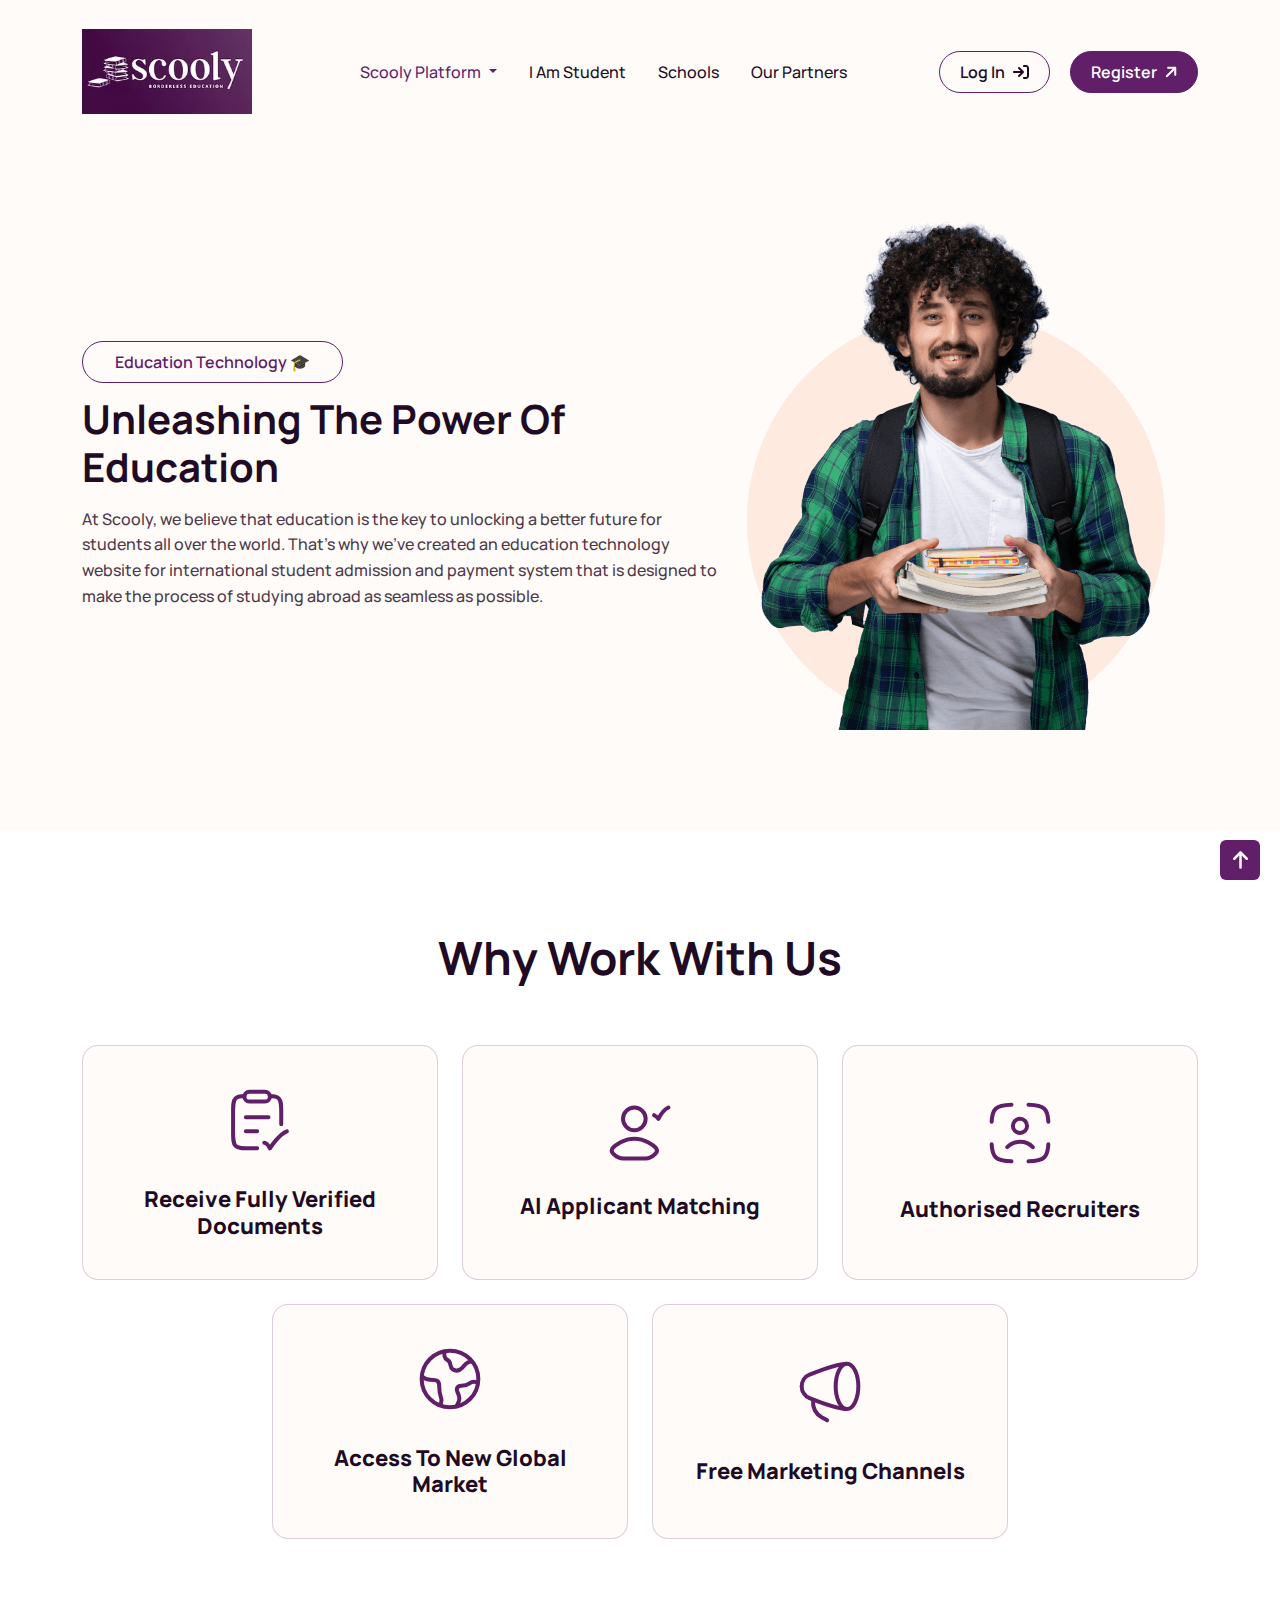
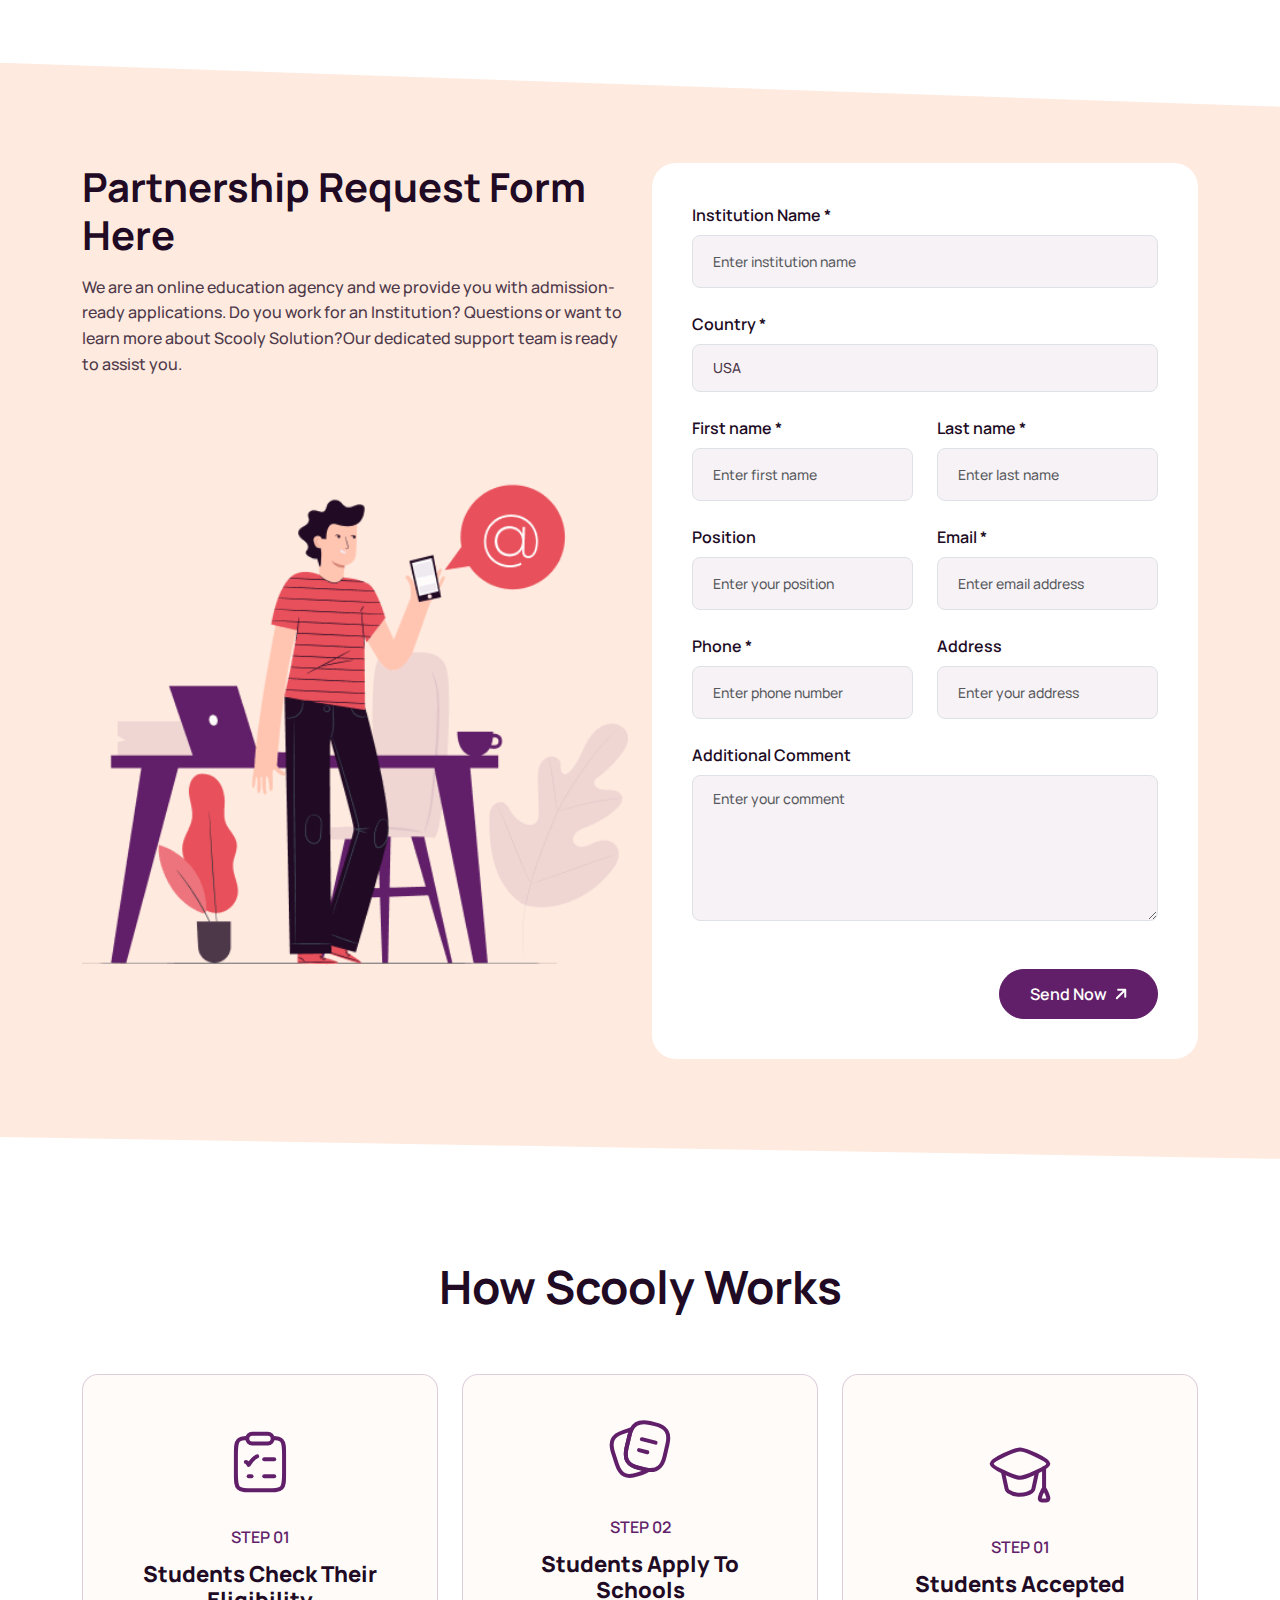
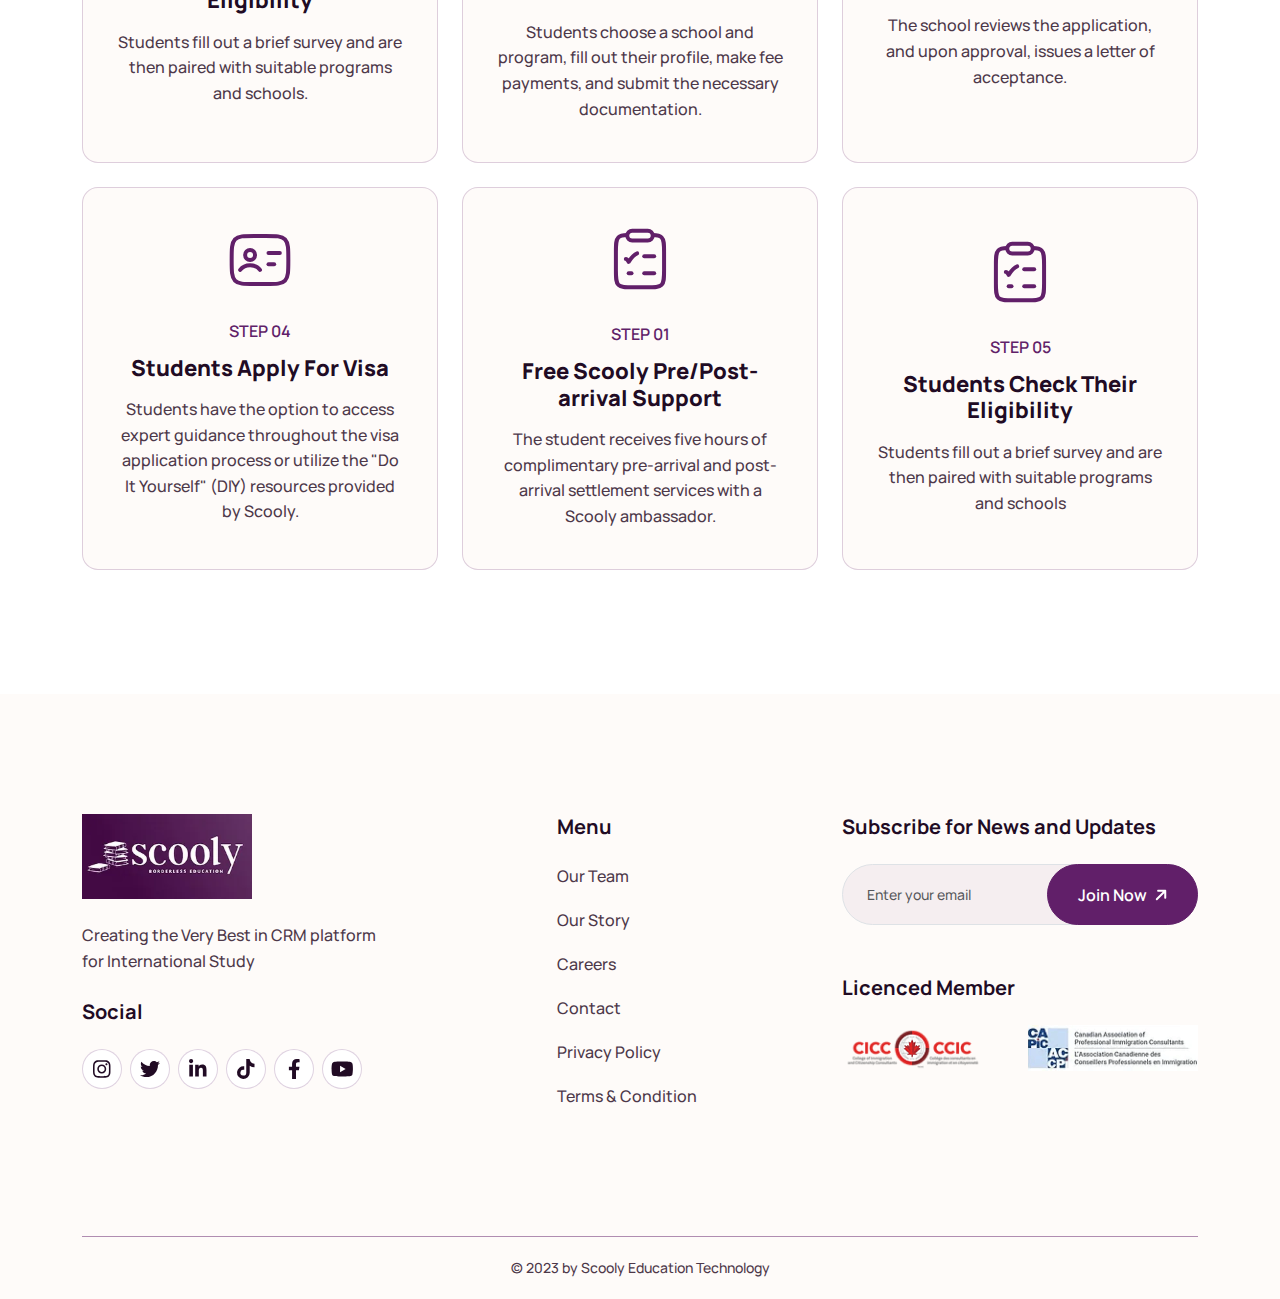
<file: school.html>
<!DOCTYPE html>
<html lang="en">

<head>
    <meta charset="UTF-8">
    <meta http-equiv="X-UA-Compatible" content="IE=edge">
    <meta name="viewport" content="width=device-width, initial-scale=1.0">
    <title>Scooly | School</title>
    <!-- Favicon -->
    <link rel="icon" type="image/x-icon" href="assets/images/favicon.ico">
    <!-- Manrope Google Font -->
    <link rel="preconnect" href="https://fonts.googleapis.com">
    <link rel="preconnect" href="https://fonts.gstatic.com" crossorigin>
    <link href="https://fonts.googleapis.com/css2?family=Manrope:wght@200;300;400;500;600;700;800&display=swap"
        rel="stylesheet">
    <!-- Reset CSS -->
    <link rel="stylesheet" href="assets/css/reset.css">
    <!-- Font Awesome -->
    <link rel="stylesheet" href="assets/css/all.min.css">
    <link rel="stylesheet" href="assets/css/fontawesome.min.css">
    <!-- Bootstrap -->
    <link rel="stylesheet" href="assets/css/bootstrap.min.css">
    <!-- Slick Slider -->
    <link rel="stylesheet" href="assets/css/slick-theme.css">
    <link rel="stylesheet" href="assets/css/slick.css">
    <!-- Style CSS -->
    <link rel="stylesheet" href="assets/css/style.css">
    <!-- Responsive CSS -->
    <link rel="stylesheet" href="assets/css/responsive.css">
</head>

<body>


    <!-- Header Section Start -->
    <header id="header" class="header header-1">
        <div class="container">
            <div class="header-buttons d-xl-none justify-content-end">
                <a href="#" class="btn btnPrimary-outline header-login-btn">Log In <span><i
                            class="fa-solid fa-arrow-right-to-bracket"></i></span></a>
                <a href="#" class="btn btnPrimary header-register-btn">Register <span class="top-angle"><i
                            class="fas fa-arrow-up"></i></span></a>
            </div>
        </div>
        <hr class="d-xl-none">
        <div class="container">
            <div class="row">
                <nav class="navbar navbar-expand-xl">
                    <div class="container-fluid">
                        <a class="navbar-brand header-logo" href="index.html">
                            <div class="">
                                <img id="header-logo" class="header-logo" src="assets/images/icons/logo.svg" alt="logo">
                            </div>
                        </a>
                        <button class="navbar-toggler" type="button" data-bs-toggle="collapse"
                            data-bs-target="#headerNavbarDropdown" aria-controls="headerNavbarDropdown"
                            aria-expanded="false" aria-label="Toggle navigation">
                            <span class="navbar-menu-icon"><i class="fa-solid fa-bars"></i></span>
                        </button>
                        <div class="collapse navbar-collapse" id="headerNavbarDropdown">
                            <ul class="navbar-nav">
                                <li class="nav-item dropdown">
                                    <a class="nav-link dropdown-toggle active" href="index.html" role="button"
                                        data-bs-toggle="dropdown" aria-expanded="false">
                                        Scooly Platform
                                    </a>
                                    <ul class="dropdown-menu">
                                        <li><a class="dropdown-item active" href="about-us.html">About Us</a></li>
                                        <li><a class="dropdown-item" href="multi-currency.html">Multi Currency</a></li>
                                        <li><a class="dropdown-item" href="privacy.html">Privacy</a></li>
                                        <li><a class="dropdown-item" href="terms.html">Terms and Conditions</a></li>
                                        <li><a class="dropdown-item" href="visa-marketplace.html">Visa Marketplace</a>
                                        </li>
                                    </ul>
                                </li>
                                <li class="nav-item">
                                    <a class="nav-link" href="student.html">I Am Student</a>
                                </li>
                                <li class="nav-item">
                                    <a class="nav-link" href="school.html">Schools</a>
                                </li>
                                <li class="nav-item">
                                    <a class="nav-link" href="partner.html">Our Partners</a>
                                </li>
                            </ul>
                        </div>
                        <div class="header-buttons d-none d-xl-flex">
                            <a href="#" class="btn btnPrimary-outline header-login-btn">Log In <span><i
                                        class="fa-solid fa-arrow-right-to-bracket"></i></span></a>
                            <a href="#" class="btn btnPrimary header-register-btn">Register <span class="top-angle"><i
                                        class="fas fa-arrow-up"></i></span></a>
                        </div>
                    </div>
                </nav>
            </div>
        </div>
    </header>
    <!-- Header Section End -->



    <!-- Education Technology Section Start -->
    <div id="education-technology" class="education-technology padding-from-top-2 bg-pink-2 section">
        <div class="education-technology-area">
            <div class="container">
                <div class="row align-items-center">
                    <div class="col-lg-7">
                        <div class="section-content-box">
                            <p class="section-purple">Education Technology 🎓</p>
                            <h2 class="section-title">Unleashing The Power Of Education</h2>
                            <div class="section-content-img d-lg-none py-4">
                                <img class="w-100" src="assets/images/education.png" alt="section img">
                            </div>
                            <p class="section-text">At Scooly, we believe that education is the key to unlocking a
                                better future for students all over the world. That's why
                                we've created an education technology website for international student admission and
                                payment system that is designed to
                                make the process of studying abroad as seamless as possible.</p>
                        </div>
                    </div>
                    <div class="col-lg-5 d-none d-lg-block">
                        <div class="section-content-img">
                            <img src="assets/images/education.png" alt="section img">
                        </div>
                    </div>
                </div>
            </div>
        </div>
    </div>
    <!-- Education Technology Section End -->




    <!-- Work With Us Section Start -->
    <div id="work-with-us-2" class="work-with-us section">
        <div class="work-with-us-area">
            <div class="container">
                <div class="row">
                    <div class="section-top-title-box">
                        <h2 class="section-top-title">Why Work With Us</h2>
                    </div>
                </div>
                <div class="row work-wrapper">
                    <div class="col-lg-4 col-md-6 mb-4">
                        <div class="single-work">
                            <div class="single-work-icon">
                                <img src="assets/images/icons/work-1.svg" alt="work img">
                            </div>
                            <h3 class="single-work-title">Receive Fully Verified Documents</h3>
                        </div>
                    </div>
                    <div class="col-lg-4 col-md-6 mb-4">
                        <div class="single-work">
                            <div class="single-work-icon">
                                <img src="assets/images/icons/work-2.svg" alt="work img">
                            </div>
                            <h3 class="single-work-title">Al Applicant Matching</h3>
                        </div>
                    </div>
                    <div class="col-lg-4 col-md-6 mb-4">
                        <div class="single-work">
                            <div class="single-work-icon">
                                <img src="assets/images/icons/work-3.svg" alt="work img">
                            </div>
                            <h3 class="single-work-title">Authorised Recruiters</h3>
                        </div>
                    </div>
                    <div class="col-lg-4 col-md-6 mb-4">
                        <div class="single-work">
                            <div class="single-work-icon">
                                <img src="assets/images/icons/work-4.svg" alt="work img">
                            </div>
                            <h3 class="single-work-title">Access To New Global Market</h3>
                        </div>
                    </div>
                    <div class="col-lg-4 col-md-6 mb-4">
                        <div class="single-work">
                            <div class="single-work-icon">
                                <img src="assets/images/icons/work-5.svg" alt="work img">
                            </div>
                            <h3 class="single-work-title">Free Marketing Channels</h3>
                        </div>
                    </div>
                </div>
            </div>
        </div>
    </div>
    <!-- Work With Us Section End -->





    <!-- Partnership-Req Section Start -->
    <div id="partnership-req" class="partnership-req section clip-path-y">
        <div class="partnership-req-area">
            <div class="container">
                <div class="row">
                    <div class="col-lg-6 mb-4 mb-lg-0">
                        <div class="section-content-box">
                            <h2 class="section-title">Partnership Request Form Here</h2>
                            <div class="partnership-img d-lg-none py-4">
                                <img class="w-100" src="assets/images/partnership.png" alt="partnership">
                            </div>
                            <p class="section-text">We are an online education agency and we provide you with
                                admission-ready applications. Do you work for an Institution?
                                Questions or want to learn more about Scooly Solution?Our dedicated support team is
                                ready to assist you.</p>
                            <div class="partnership-img d-none d-lg-block">
                                <img class="w-100" src="assets/images/partnership.png" alt="partnership">
                            </div>
                        </div>
                    </div>
                    <div class="col-lg-6">
                        <form id="partnership-req-form" class="scooly-form">
                            <div class="row">
                                <div class="col-lg-12 mb-4">
                                    <div class="form-group">
                                        <label for="partnership-req-institute">Institution Name <span>*</span></label>
                                        <input type="text" class="form-control" id="partnership-req-institute"
                                            placeholder="Enter institution name">
                                    </div>
                                </div>
                                <div class="col-lg-12 mb-4">
                                    <div class="form-group">
                                        <label for="partnership-req-country">Country <span>*</span></label>
                                        <select class="form-control" id="partnership-req-country">
                                            <option selected>USA</option>
                                            <option value="bn">Bangladesh</option>
                                            <option value="aus">Australia</option>
                                            <option value="sp">Spain</option>
                                        </select>
                                    </div>
                                </div>
                                <div class="col-lg-6 mb-4">
                                    <div class="form-group">
                                        <label for="partnership-req-fname">First name <span>*</span></label>
                                        <input type="text" class="form-control" id="partnership-req-fname"
                                            placeholder="Enter first name">
                                    </div>
                                </div>
                                <div class="col-lg-6 mb-4">
                                    <div class="form-group">
                                        <label for="partnership-req-lname">Last name <span>*</span></label>
                                        <input type="text" class="form-control" id="partnership-req-lname"
                                            placeholder="Enter last name">
                                    </div>
                                </div>
                                <div class="col-lg-6 mb-4">
                                    <div class="form-group">
                                        <label for="partnership-req-position">Position</label>
                                        <input type="text" class="form-control" id="partnership-req-position"
                                            placeholder="Enter your position">
                                    </div>
                                </div>
                                <div class="col-lg-6 mb-4">
                                    <div class="form-group">
                                        <label for="partnership-req-email">Email <span>*</span></label>
                                        <input type="email" class="form-control" id="partnership-req-email"
                                            placeholder="Enter email address">
                                    </div>
                                </div>
                                <div class="col-lg-6 mb-4">
                                    <div class="form-group">
                                        <label for="partnership-req-phone">Phone <span>*</span></label>
                                        <input type="text" class="form-control" id="partnership-req-phone"
                                            placeholder="Enter phone number">
                                    </div>
                                </div>
                                <div class="col-lg-6 mb-4">
                                    <div class="form-group">
                                        <label for="partnership-req-address">Address</label>
                                        <input type="text" class="form-control" id="partnership-req-address"
                                            placeholder="Enter your address">
                                    </div>
                                </div>
                                <div class="col-lg-12 mb-4">
                                    <div class="form-group">
                                        <label for="partnership-req-comment">Additional Comment</label>
                                        <textarea rows="8" class="form-control" id="partnership-req-comment"
                                            placeholder="Enter your comment"></textarea>
                                    </div>
                                </div>
                                <div class="submit-btn-box">
                                    <button type="submit" class="btn btnPrimary">Send Now <span class="top-angle"><i
                                                class="fas fa-arrow-up"></i></span></button>
                                </div>
                            </div>
                        </form>
                    </div>
                </div>
            </div>
        </div>
    </div>
    <!-- Partnership Req Section End -->





    <!-- How Works Section Start -->
    <div id="work-with-us" class="work-with-us section">
        <div class="work-with-us-area">
            <div class="container">
                <div class="row">
                    <div class="section-top-title-box">
                        <h2 class="section-top-title">How Scooly Works</h2>
                    </div>
                </div>
                <div class="row work-wrapper">
                    <div class="col-lg-4 col-md-6 mb-4">
                        <div class="single-work">
                            <div class="single-work-icon">
                                <img src="assets/images/icons/how-works-1.svg" alt="how we works">
                            </div>
                            <div class="single-work-content">
                                <span>STEP 01</span>
                                <h3 class="single-work-title">Students Check Their Eligibility</h3>
                                <p class="single-work-text">Students fill out a brief survey and are then paired with
                                    suitable programs and schools.</p>
                            </div>
                        </div>
                    </div>
                    <div class="col-lg-4 col-md-6 mb-4">
                        <div class="single-work">
                            <div class="single-work-icon">
                                <img src="assets/images/icons/how-works-2.svg" alt="how we works">
                            </div>
                            <div class="single-work-content">
                                <span>STEP 02</span>
                                <h3 class="single-work-title">Students Apply To Schools</h3>
                                <p class="single-work-text">Students choose a school and program, fill out their
                                    profile, make fee payments, and submit the necessary documentation.</p>
                            </div>
                        </div>
                    </div>
                    <div class="col-lg-4 col-md-6 mb-4">
                        <div class="single-work">
                            <div class="single-work-icon">
                                <img src="assets/images/icons/how-works-3.svg" alt="how we works">
                            </div>
                            <div class="single-work-content">
                                <span>STEP 01</span>
                                <h3 class="single-work-title">Students Accepted</h3>
                                <p class="single-work-text">The school reviews the application, and upon approval,
                                    issues a letter of acceptance.</p>
                            </div>
                        </div>
                    </div>
                    <div class="col-lg-4 col-md-6 mb-4">
                        <div class="single-work">
                            <div class="single-work-icon">
                                <img src="assets/images/icons/how-works-4.svg" alt="how we works">
                            </div>
                            <div class="single-work-content">
                                <span>STEP 04</span>
                                <h3 class="single-work-title">Students Apply For Visa</h3>
                                <p class="single-work-text">Students have the option to access expert guidance
                                    throughout the visa application process or utilize the "Do It
                                    Yourself" (DIY) resources provided by Scooly.</p>
                            </div>
                        </div>
                    </div>
                    <div class="col-lg-4 col-md-6 mb-4">
                        <div class="single-work">
                            <div class="single-work-icon">
                                <img src="assets/images/icons/how-works-1.svg" alt="how we works">
                            </div>
                            <div class="single-work-content">
                                <span>STEP 01</span>
                                <h3 class="single-work-title">Free Scooly Pre/Post-arrivaI Support</h3>
                                <p class="single-work-text">The student receives five hours of complimentary
                                    pre-arrival and post-arrival settlement services with a Scooly
                                    ambassador.</p>
                            </div>
                        </div>
                    </div>
                    <div class="col-lg-4 col-md-6 mb-4">
                        <div class="single-work">
                            <div class="single-work-icon">
                                <img src="assets/images/icons/how-works-1.svg" alt="how we works">
                            </div>
                            <div class="single-work-content">
                                <span>STEP 05</span>
                                <h3 class="single-work-title">Students Check Their Eligibility</h3>
                                <p class="single-work-text">Students fill out a brief survey and are then paired
                                    with
                                    suitable programs and schools</p>
                            </div>
                        </div>
                    </div>
                </div>
            </div>
        </div>
    </div>
    <!-- How Works Section End -->




    <!-- Scroll To Top Start -->
    <button id="scrollToTop" class="scrollToTop"><i class="fa-solid fa-arrow-up"></i></button>
    <!-- Scroll To Top End -->


    <!-- Footer Section Start -->
    <footer id="footer" class="footer">
        <div class="footer-area">
            <div class="container">
                <div class="row footer-middle">
                    <div class="col-md-6 col-lg-6 col-xl-5 mb-5">
                        <div class="footer-content">
                            <div class="footer-logo">
                                <img src="assets/images/icons/logo.svg" alt="logo">
                            </div>
                            <p class="footer-text">Creating the Very Best in CRM platform for International Study
                            </p>
                            <div class="footer-menu">
                                <h2 class="menu-category">Social</h2>
                                <ul class="footer-social">
                                    <li><a target="_blank" href="https://www.instagram.com/"><i
                                                class="fa-brands fa-instagram"></i></a>
                                    </li>
                                    <li><a target="_blank" href="https://twitter.com/"><i
                                                class="fa-brands fa-twitter"></i></a></li>
                                    <li><a target="_blank" href="https://www.linkedin.com/?original_referer="><i
                                                class="fa-brands fa-linkedin-in"></i></a></li>
                                    <li><a target="_blank" href="https://www.tiktok.com"><i
                                                class="fa-brands fa-tiktok"></i></a></li>
                                    <li><a target="_blank" href="https://www.facebook.com/"><i
                                                class="fa-brands fa-facebook-f"></i></a>
                                    </li>
                                    <li><a target="_blank" href="https://www.youtube.com/"><i
                                                class="fa-brands fa-youtube"></i></a>
                                    </li>
                                </ul>
                            </div>
                        </div>
                    </div>
                    <div class="col-md-6 col-lg-6 col-xl-3 mb-5">
                        <div class="footer-menu">
                            <h2 class="menu-category">Menu</h2>
                            <ul class="footer-menu-list">
                                <li><a href="#">Our Team</a></li>
                                <li><a href="#">Our Story</a></li>
                                <li><a href="career.html">Careers</a></li>
                                <li><a href="#">Contact</a></li>
                                <li><a href="privacy.html">Privacy Policy</a></li>
                                <li><a href="terms.html">Terms & Condition</a></li>
                            </ul>
                        </div>
                    </div>
                    <div class="col-md-6 col-lg-6 col-xl-4 mb-5">
                        <div class="footer-menu">
                            <h2 class="menu-category">Subscribe for News and Updates</h2>
                            <div class="join-now-box">
                                <form id="subscribe-form" class="subscribe-form">
                                    <input type="email" class="form-control" placeholder="Enter your email">
                                    <button type="submit" class="btn btnPrimary">Join Now <span class="top-angle"><i
                                                class="fas fa-arrow-up"></i></span></button>
                                </form>
                            </div>
                            <div class="footer-menu fm-margin">
                                <h2 class="menu-category">Licenced Member</h2>
                                <div class="licenced-img-wrapper">
                                    <img src="assets/images/licenced-1.png" alt="licenced-1">
                                    <img src="assets/images/licenced-2.png" alt="licenced-1">
                                </div>
                            </div>
                        </div>
                    </div>
                </div>
                <div class="footer-devider"></div>
                <div class="footer-bottom">
                    <p class="footer-copyright">&copy; 2023 by Scooly Education Technology</p>
                </div>
            </div>
        </div>
    </footer>
    <!-- Footer Section End -->



    <!-- jQuery -->
    <script src="assets/js/jquery-3.6.4.min.js"></script>
    <!-- Waypoint -->
    <script src="assets/js/jquery.waypoints.min.js"></script>
    <!-- Bootstrap -->
    <script src="assets/js/popper.min.js"></script>
    <script src="assets/js/bootstrap.min.js"></script>
    <!-- Counter Up -->
    <script src="assets/js/jquery.counterup.min.js"></script>
    <!-- Slick Slider -->
    <script src="assets/js/slick.min.js"></script>
    <!-- Font Awesome -->
    <script src="assets/js/all.min.js"></script>
    <script src="assets/js/fontawesome.min.js"></script>
    <!-- Main Script -->
    <script src="assets/js/main.js"></script>
</body>

</html>
</file>
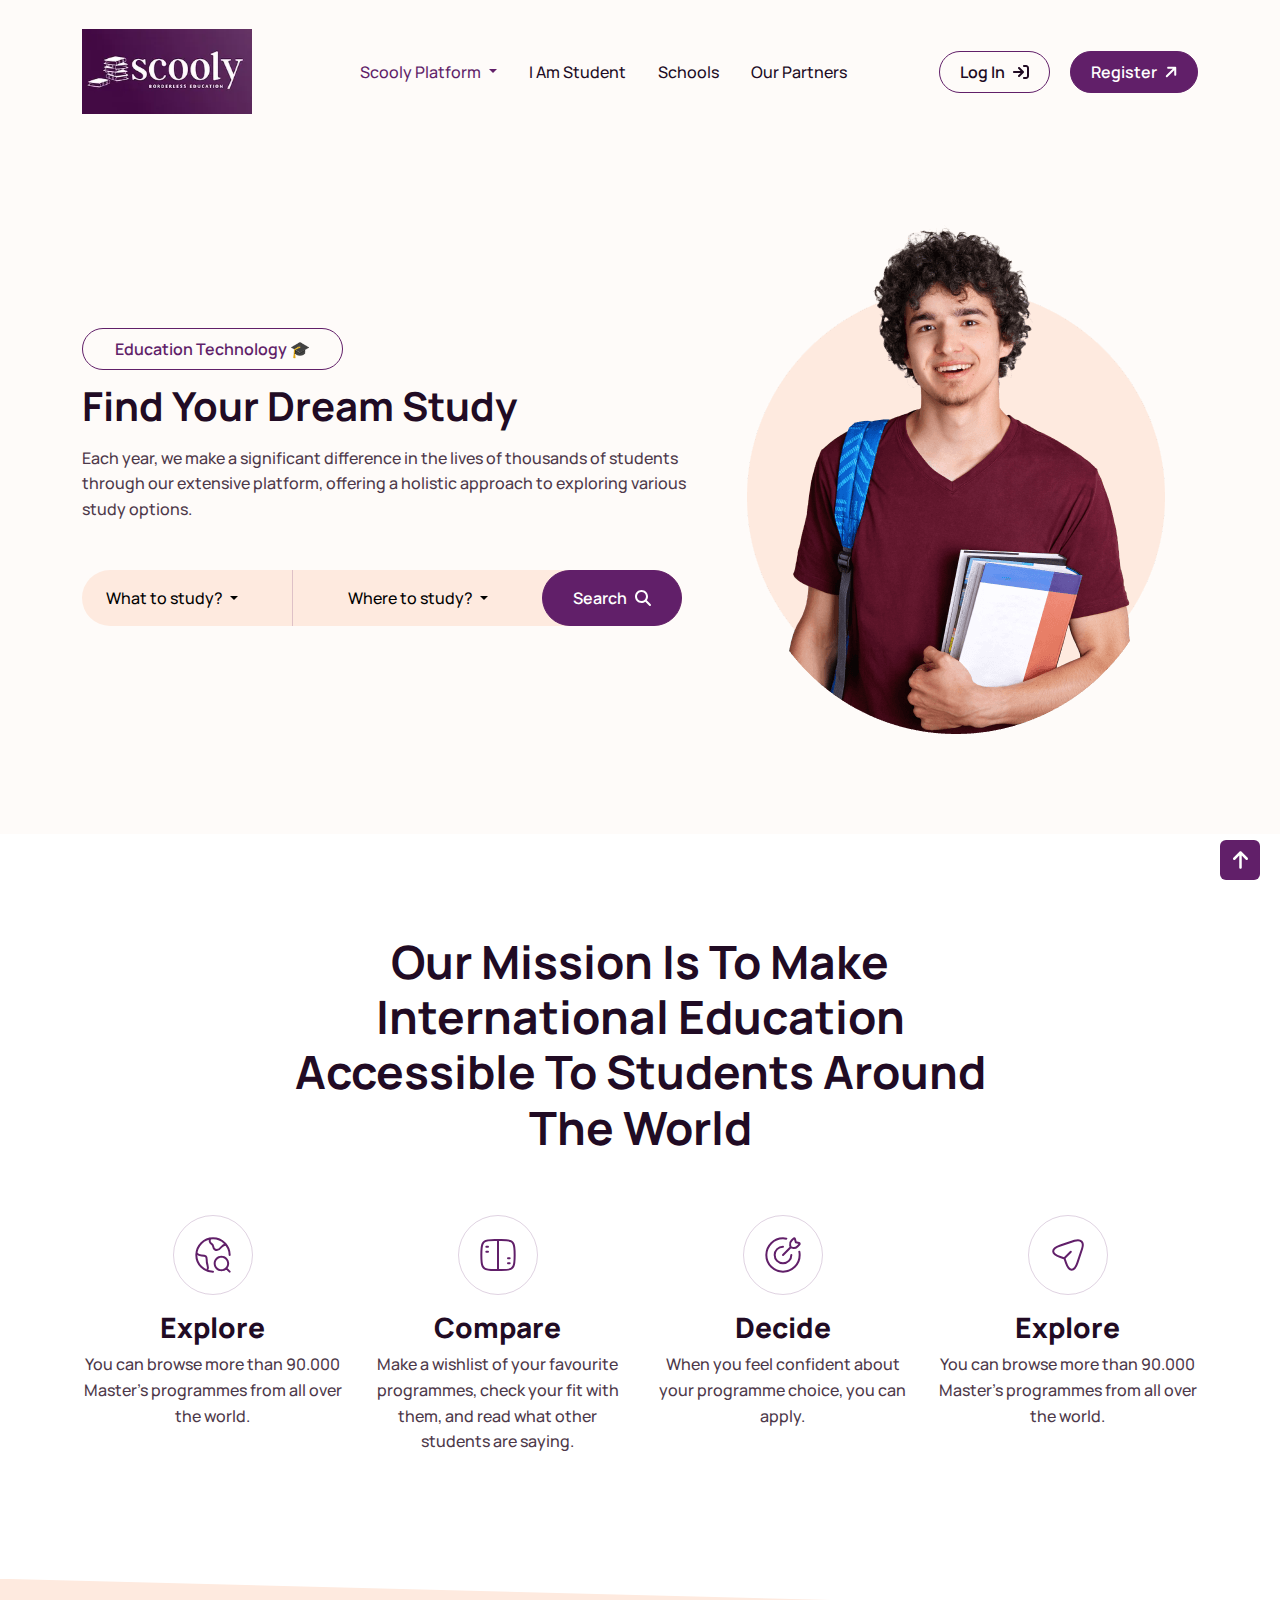
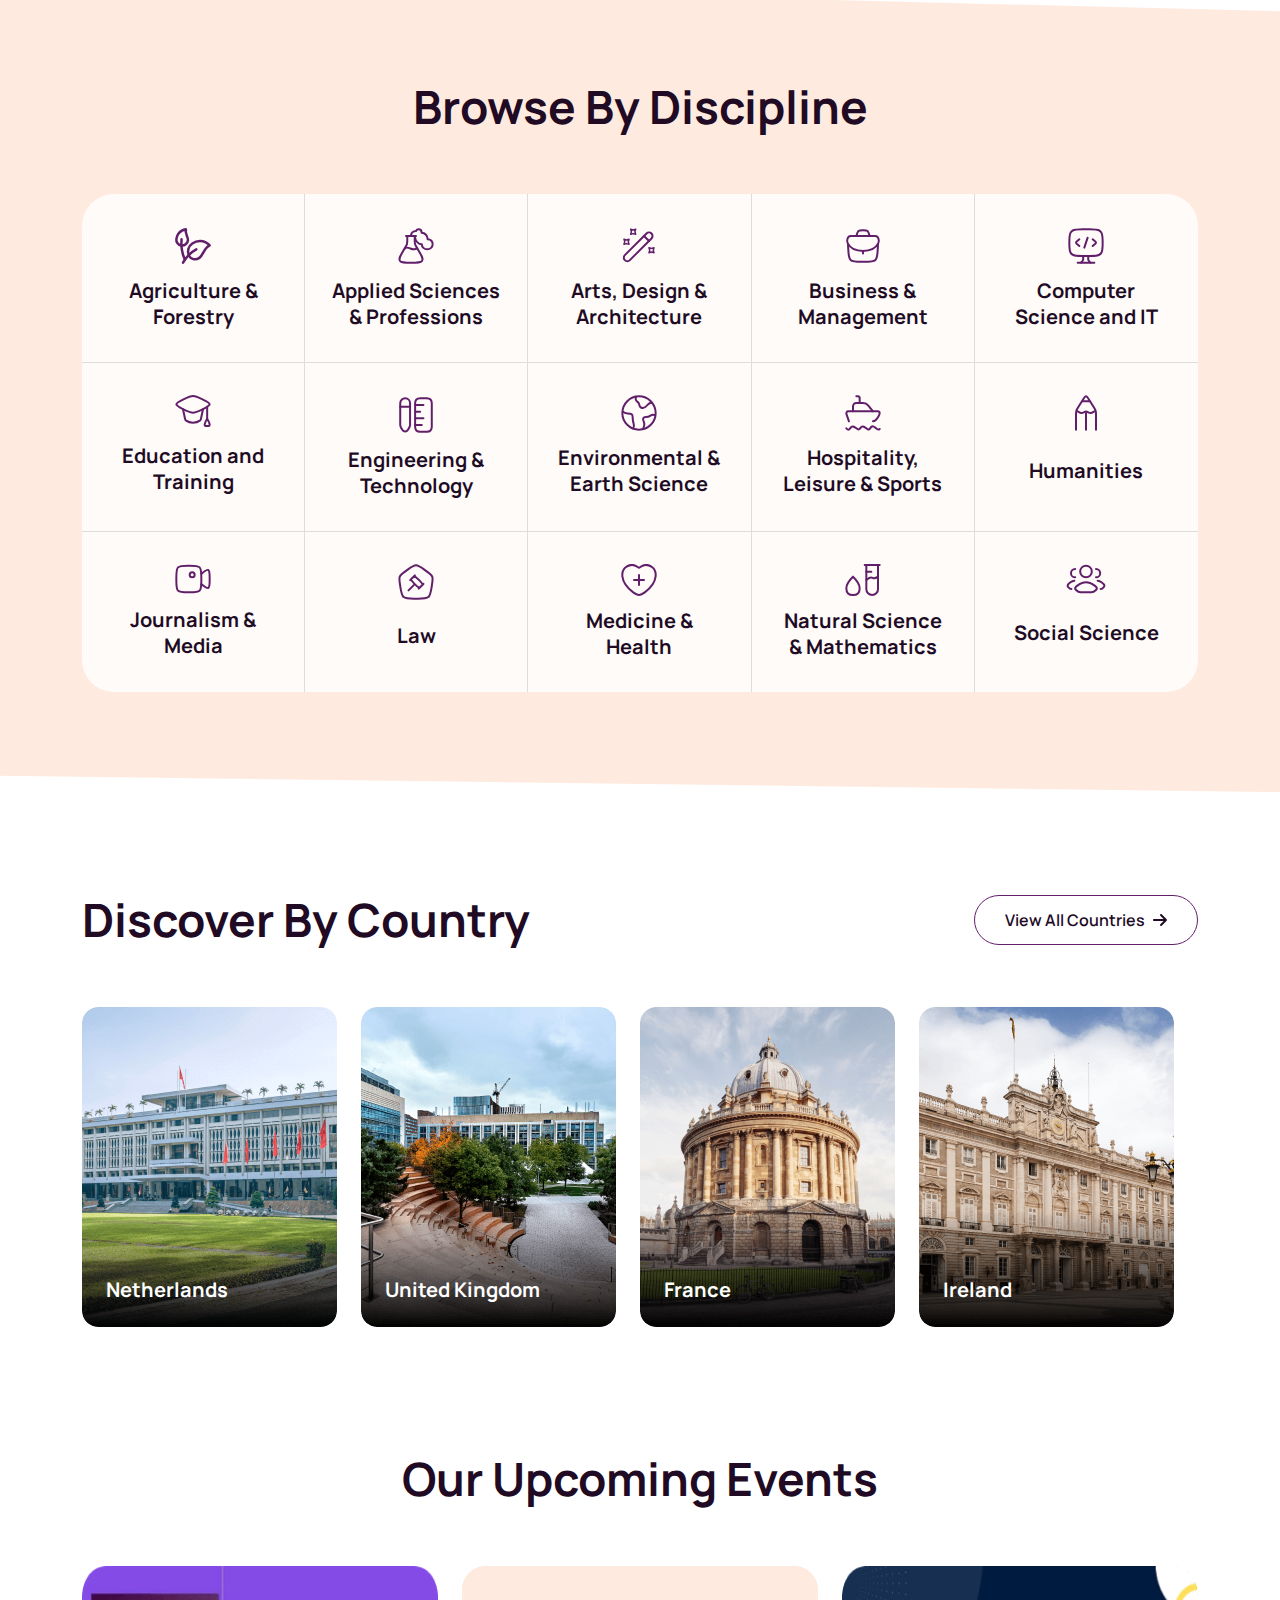
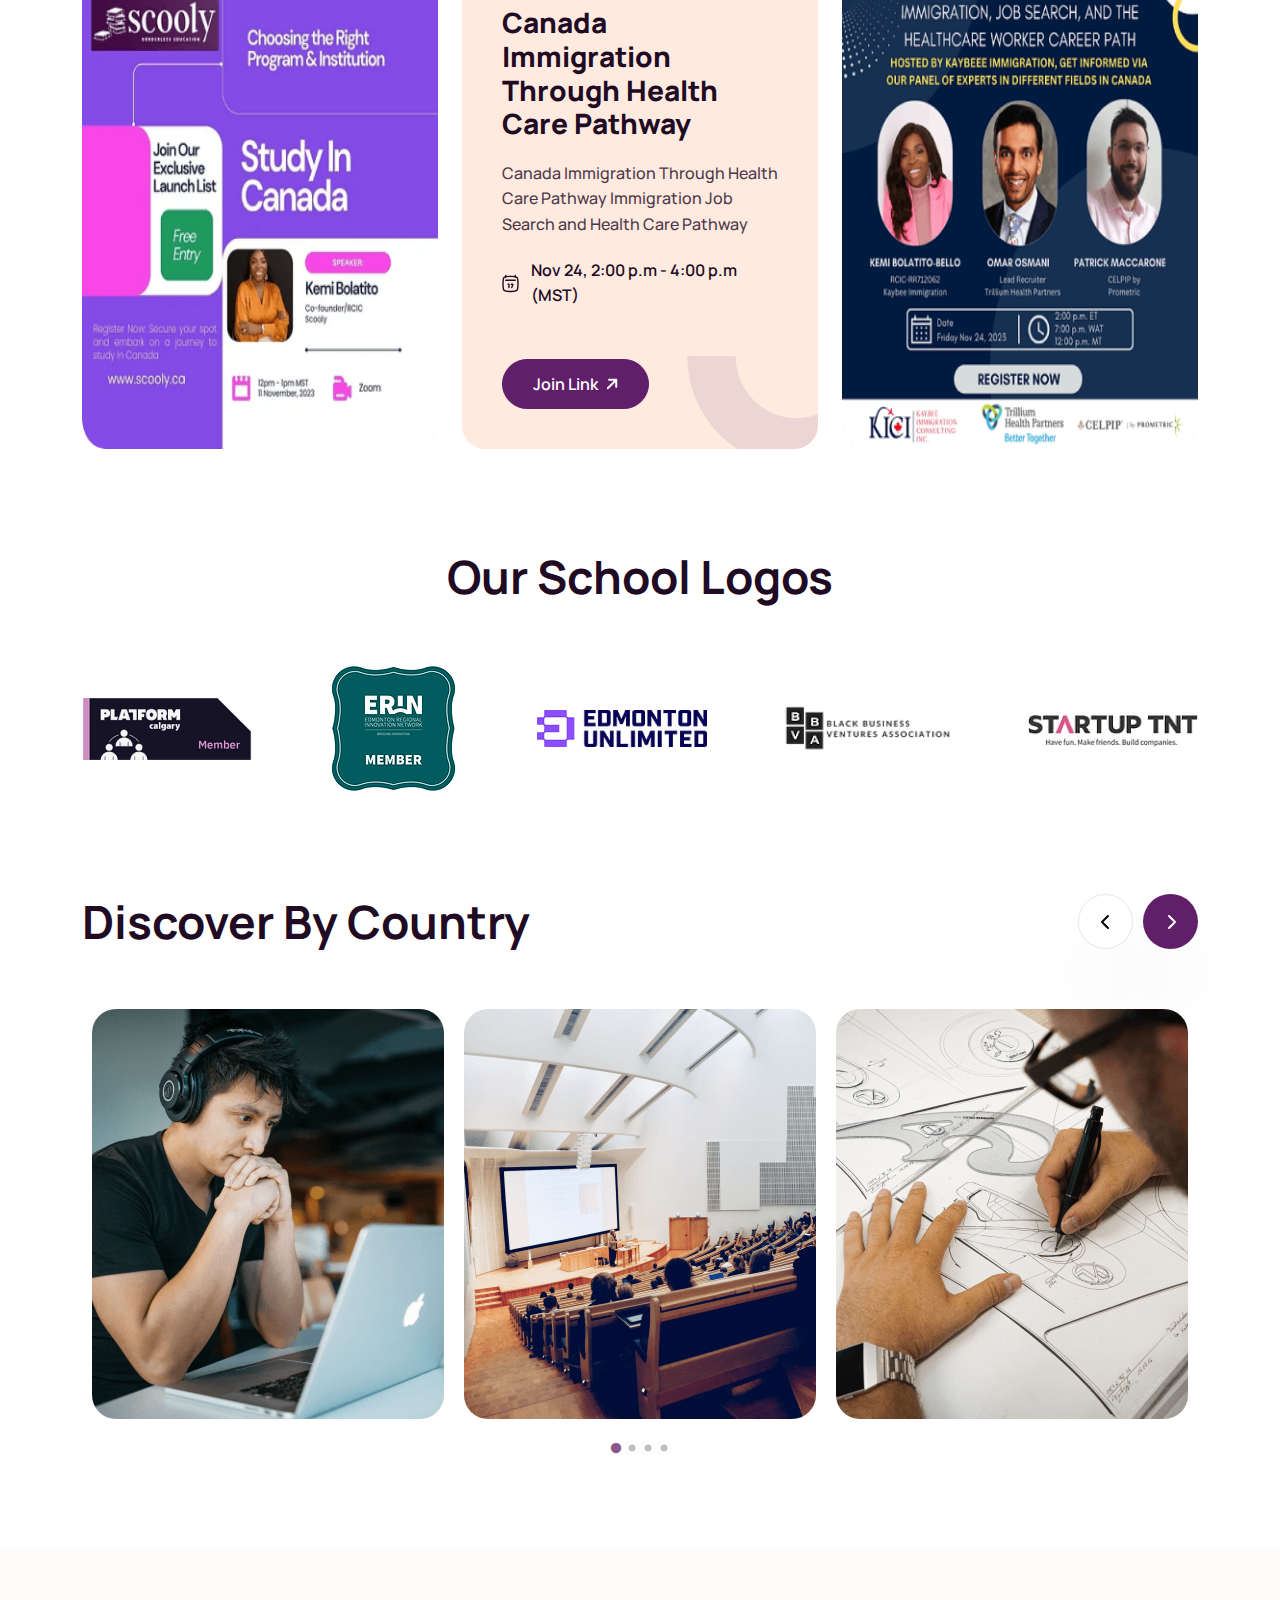
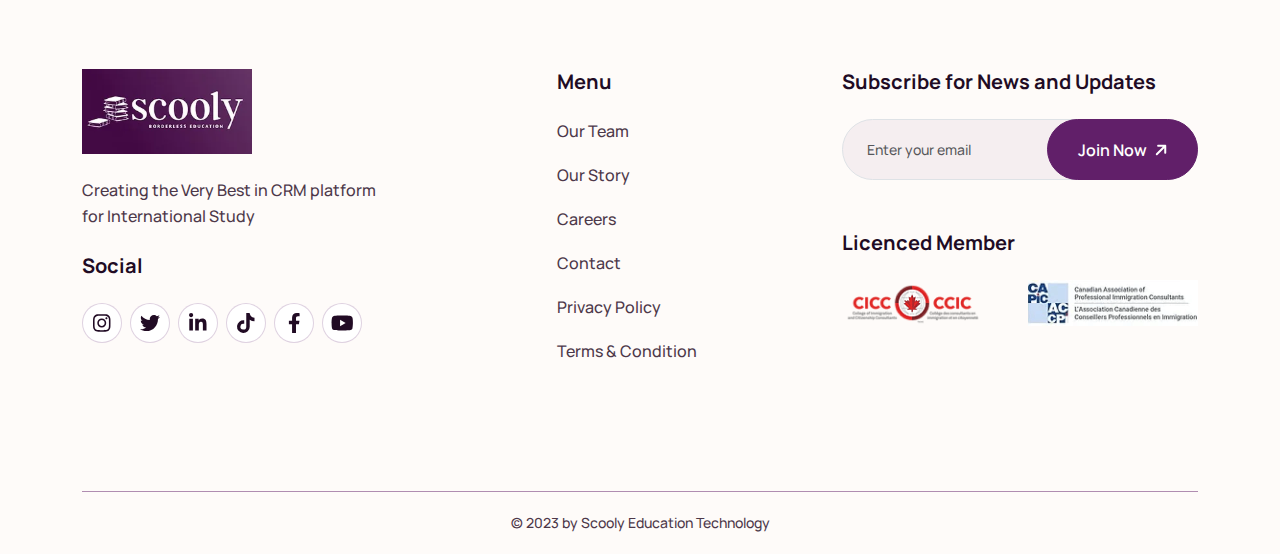
<file: student.html>
<!DOCTYPE html>
<html lang="en">

<head>
    <meta charset="UTF-8">
    <meta http-equiv="X-UA-Compatible" content="IE=edge">
    <meta name="viewport" content="width=device-width, initial-scale=1.0">
    <title>Scooly | Student</title>
    <!-- Favicon -->
    <link rel="icon" type="image/x-icon" href="assets/images/favicon.ico">
    <!-- Manrope Google Font -->
    <link rel="preconnect" href="https://fonts.googleapis.com">
    <link rel="preconnect" href="https://fonts.gstatic.com" crossorigin>
    <link href="https://fonts.googleapis.com/css2?family=Manrope:wght@200;300;400;500;600;700;800&display=swap"
        rel="stylesheet">
    <!-- Reset CSS -->
    <link rel="stylesheet" href="assets/css/reset.css">
    <!-- Font Awesome -->
    <link rel="stylesheet" href="assets/css/all.min.css">
    <link rel="stylesheet" href="assets/css/fontawesome.min.css">
    <!-- Bootstrap -->
    <link rel="stylesheet" href="assets/css/bootstrap.min.css">
    <!-- Slick Slider -->
    <link rel="stylesheet" href="assets/css/slick-theme.css">
    <link rel="stylesheet" href="assets/css/slick.css">
    <!-- Style CSS -->
    <link rel="stylesheet" href="assets/css/style.css">
    <!-- Responsive CSS -->
    <link rel="stylesheet" href="assets/css/responsive.css">
</head>

<body>


    <!-- Header Section Start -->
    <header id="header" class="header header-1">
        <div class="container">
            <div class="header-buttons d-xl-none justify-content-end">
                <a href="#" class="btn btnPrimary-outline header-login-btn">Log In <span><i
                            class="fa-solid fa-arrow-right-to-bracket"></i></span></a>
                <a href="#" class="btn btnPrimary header-register-btn">Register <span class="top-angle"><i
                            class="fas fa-arrow-up"></i></span></a>
            </div>
        </div>
        <hr class="d-xl-none">
        <div class="container">
            <div class="row">
                <nav class="navbar navbar-expand-xl">
                    <div class="container-fluid">
                        <a class="navbar-brand header-logo" href="index.html">
                            <div class="">
                                <img id="header-logo" class="header-logo" src="assets/images/icons/logo.svg" alt="logo">
                            </div>
                        </a>
                        <button class="navbar-toggler" type="button" data-bs-toggle="collapse"
                            data-bs-target="#headerNavbarDropdown" aria-controls="headerNavbarDropdown"
                            aria-expanded="false" aria-label="Toggle navigation">
                            <span class="navbar-menu-icon"><i class="fa-solid fa-bars"></i></span>
                        </button>
                        <div class="collapse navbar-collapse" id="headerNavbarDropdown">
                            <ul class="navbar-nav">
                                <li class="nav-item dropdown">
                                    <a class="nav-link dropdown-toggle active" href="index.html" role="button"
                                        data-bs-toggle="dropdown" aria-expanded="false">
                                        Scooly Platform
                                    </a>
                                    <ul class="dropdown-menu">
                                        <li><a class="dropdown-item active" href="about-us.html">About Us</a></li>
                                        <li><a class="dropdown-item" href="multi-currency.html">Multi Currency</a></li>
                                        <li><a class="dropdown-item" href="privacy.html">Privacy</a></li>
                                        <li><a class="dropdown-item" href="terms.html">Terms and Conditions</a></li>
                                        <li><a class="dropdown-item" href="visa-marketplace.html">Visa Marketplace</a>
                                        </li>
                                    </ul>
                                </li>
                                <li class="nav-item">
                                    <a class="nav-link" href="student.html">I Am Student</a>
                                </li>
                                <li class="nav-item">
                                    <a class="nav-link" href="school.html">Schools</a>
                                </li>
                                <li class="nav-item">
                                    <a class="nav-link" href="partner.html">Our Partners</a>
                                </li>
                            </ul>
                        </div>
                        <div class="header-buttons d-none d-xl-flex">
                            <a href="#" class="btn btnPrimary-outline header-login-btn">Log In <span><i
                                        class="fa-solid fa-arrow-right-to-bracket"></i></span></a>
                            <a href="#" class="btn btnPrimary header-register-btn">Register <span class="top-angle"><i
                                        class="fas fa-arrow-up"></i></span></a>
                        </div>
                    </div>
                </nav>
            </div>
        </div>
    </header>
    <!-- Header Section End -->



    <!-- Education Technology Section Start -->
    <div id="education-technology" class="education-technology padding-from-top-2 bg-pink-2 section">
        <div class="education-technology-area">
            <div class="container">
                <div class="row align-items-center">
                    <div class="col-lg-7">
                        <div class="section-content-box">
                            <p class="section-purple">Education Technology 🎓</p>
                            <h2 class="section-title">Find Your Dream Study</h2>
                            <div class="section-content-img d-lg-none py-4">
                                <img class="w-100" src="assets/images/student.png" alt="section img">
                            </div>
                            <p class="section-text">Each year, we make a significant difference in the lives of
                                thousands of students through our extensive platform,
                                offering a holistic approach to exploring various study options.</p>

                            <div class="section-group-btn-box mt-5">
                                <div class="dropdown">
                                    <button class="dropdown-toggle" type="button" data-bs-toggle="dropdown"
                                        aria-expanded="false">
                                        What to study?
                                    </button>
                                    <ul class="dropdown-menu">
                                        <li><a class="dropdown-item" href="#">Action</a></li>
                                        <li><a class="dropdown-item" href="#">Another action</a></li>
                                        <li><a class="dropdown-item" href="#">Something else here</a></li>
                                    </ul>
                                </div>
                                <div class="divider-line"></div>
                                <div class="dropdown">
                                    <button class="dropdown-toggle" type="button" data-bs-toggle="dropdown"
                                        aria-expanded="false">
                                        Where to study?
                                    </button>
                                    <ul class="dropdown-menu">
                                        <li><a class="dropdown-item" href="#">Action</a></li>
                                        <li><a class="dropdown-item" href="#">Another action</a></li>
                                        <li><a class="dropdown-item" href="#">Something else here</a></li>
                                    </ul>
                                </div>
                                <button type="button" class="btn btnPrimary">Search <span><i
                                            class="fa-solid fa-magnifying-glass"></i></span></button>
                            </div>
                        </div>
                    </div>
                    <div class="col-lg-5 d-none d-lg-block">
                        <div class="section-content-img">
                            <img src="assets/images/student.png" alt="section img">
                        </div>
                    </div>
                </div>
            </div>
        </div>
    </div>
    <!-- Education Technology Section End -->




    <!-- Our Mission Section Start -->
    <div id="our-mission" class="our-mission section">
        <div class="our-mission-area">
            <div class="container">
                <div class="row">
                    <div class="section-top-title-box">
                        <h2 class="section-top-title">Our Mission Is To Make International Education Accessible To
                            Students Around The World</h2>
                    </div>
                </div>
                <div class="row">
                    <div class="col-xl-3 col-lg-3 col-md-6 mb-4">
                        <div class="single-mission">
                            <div class="single-mission-icon">
                                <img src="assets/images/icons/mission-1.svg" alt="mission">
                            </div>
                            <div class="single-mission-content">
                                <h3 class="single-mission-title">Explore</h3>
                                <p class="single-mission-text">You can browse more than 90.000 Master's programmes from
                                    all over the world.</p>
                            </div>
                        </div>
                    </div>
                    <div class="col-xl-3 col-lg-3 col-md-6 mb-4">
                        <div class="single-mission">
                            <div class="single-mission-icon">
                                <img src="assets/images/icons/mission-2.svg" alt="mission">
                            </div>
                            <div class="single-mission-content">
                                <h3 class="single-mission-title">Compare</h3>
                                <p class="single-mission-text">Make a wishlist of your favourite programmes, check your
                                    fit with them, and read what other
                                    students are saying.</p>
                            </div>
                        </div>
                    </div>
                    <div class="col-xl-3 col-lg-3 col-md-6 mb-4">
                        <div class="single-mission">
                            <div class="single-mission-icon">
                                <img src="assets/images/icons/mission-3.svg" alt="mission">
                            </div>
                            <div class="single-mission-content">
                                <h3 class="single-mission-title">Decide</h3>
                                <p class="single-mission-text">When you feel confident about your programme choice, you
                                    can apply.</p>
                            </div>
                        </div>
                    </div>
                    <div class="col-xl-3 col-lg-3 col-md-6 mb-4">
                        <div class="single-mission">
                            <div class="single-mission-icon">
                                <img src="assets/images/icons/mission-4.svg" alt="mission">
                            </div>
                            <div class="single-mission-content">
                                <h3 class="single-mission-title">Explore</h3>
                                <p class="single-mission-text">You can browse more than 90.000 Master's programmes from
                                    all over the world.</p>
                            </div>
                        </div>
                    </div>
                </div>
            </div>
        </div>
    </div>
    <!-- Our Mission Section End -->




    <!-- Discipline Section Start -->
    <div id="discipline" class="discipline clip-path-y section">
        <div class="discipline-area">
            <div class="container">
                <div class="row">
                    <div class="section-top-title-box">
                        <h2 class="section-top-title">Browse By Discipline</h2>
                    </div>
                </div>
                <div class="discipline-wrapper">
                    <div class="single-discipline">
                        <div class="discipline-icon">
                            <img src="assets/images/icons/discipline-1.svg" alt="discipline">
                        </div>
                        <h2 class="discipline-title">Agriculture & Forestry</h2>
                    </div>
                    <div class="single-discipline">
                        <div class="discipline-icon">
                            <img src="assets/images/icons/discipline-2.svg" alt="discipline">
                        </div>
                        <h2 class="discipline-title">Applied Sciences & Professions</h2>
                    </div>
                    <div class="single-discipline">
                        <div class="discipline-icon">
                            <img src="assets/images/icons/discipline-3.svg" alt="discipline">
                        </div>
                        <h2 class="discipline-title">Arts, Design & Architecture</h2>
                    </div>
                    <div class="single-discipline">
                        <div class="discipline-icon">
                            <img src="assets/images/icons/discipline-4.svg" alt="discipline">
                        </div>
                        <h2 class="discipline-title">Business & Management</h2>
                    </div>
                    <div class="single-discipline">
                        <div class="discipline-icon">
                            <img src="assets/images/icons/discipline-5.svg" alt="discipline">
                        </div>
                        <h2 class="discipline-title">Computer Science and IT</h2>
                    </div>
                    <div class="single-discipline">
                        <div class="discipline-icon">
                            <img src="assets/images/icons/discipline-6.svg" alt="discipline">
                        </div>
                        <h2 class="discipline-title">Education and Training</h2>
                    </div>
                    <div class="single-discipline">
                        <div class="discipline-icon">
                            <img src="assets/images/icons/discipline-7.svg" alt="discipline">
                        </div>
                        <h2 class="discipline-title">Engineering & Technology</h2>
                    </div>
                    <div class="single-discipline">
                        <div class="discipline-icon">
                            <img src="assets/images/icons/discipline-8.svg" alt="discipline">
                        </div>
                        <h2 class="discipline-title">Environmental & Earth Science</h2>
                    </div>
                    <div class="single-discipline">
                        <div class="discipline-icon">
                            <img src="assets/images/icons/discipline-9.svg" alt="discipline">
                        </div>
                        <h2 class="discipline-title">Hospitality, Leisure & Sports</h2>
                    </div>
                    <div class="single-discipline">
                        <div class="discipline-icon">
                            <img src="assets/images/icons/discipline-10.svg" alt="discipline">
                        </div>
                        <h2 class="discipline-title">Humanities</h2>
                    </div>
                    <div class="single-discipline">
                        <div class="discipline-icon">
                            <img src="assets/images/icons/discipline-11.svg" alt="discipline">
                        </div>
                        <h2 class="discipline-title">Journalism & Media</h2>
                    </div>
                    <div class="single-discipline">
                        <div class="discipline-icon">
                            <img src="assets/images/icons/discipline-12.svg" alt="discipline">
                        </div>
                        <h2 class="discipline-title">Law</h2>
                    </div>
                    <div class="single-discipline">
                        <div class="discipline-icon">
                            <img src="assets/images/icons/discipline-13.svg" alt="discipline">
                        </div>
                        <h2 class="discipline-title">Medicine & Health</h2>
                    </div>
                    <div class="single-discipline">
                        <div class="discipline-icon">
                            <img src="assets/images/icons/discipline-14.svg" alt="discipline">
                        </div>
                        <h2 class="discipline-title">Natural Science & Mathematics</h2>
                    </div>
                    <div class="single-discipline">
                        <div class="discipline-icon">
                            <img src="assets/images/icons/discipline-15.svg" alt="discipline">
                        </div>
                        <h2 class="discipline-title">Social Science</h2>
                    </div>
                </div>
            </div>
        </div>
    </div>
    <!-- Discipline Section End -->



    <!-- Discover Country Section Start -->
    <div id="discover-country" class="discover-country section">
        <div class="discover-country-area">
            <div class="container">
                <div class="row">
                    <div class="section-top-title-box-between">
                        <h2 class="section-top-title">Discover By Country</h2>
                        <a href="#" class="btn btnPrimary-outline">View All Countries <span><i
                                    class="fas fa-arrow-right"></i></span></a>
                    </div>
                    <div class="row">
                        <div class="col-xl-3 col-lg-4 col-md-6 mb-4">
                            <a href="#" class="single-country">
                                <div class="single-country-img">
                                    <img src="assets/images/country-1.png" alt="country">
                                </div>
                                <h3 class="single-country-title">Netherlands</h3>
                            </a>
                        </div>
                        <div class="col-xl-3 col-lg-4 col-md-6 mb-4">
                            <a href="#" class="single-country">
                                <div class="single-country-img">
                                    <img src="assets/images/country-2.png" alt="country">
                                </div>
                                <h3 class="single-country-title">United Kingdom</h3>
                            </a>
                        </div>
                        <div class="col-xl-3 col-lg-4 col-md-6 mb-4">
                            <a href="#" class="single-country">
                                <div class="single-country-img">
                                    <img src="assets/images/country-3.png" alt="country">
                                </div>
                                <h3 class="single-country-title">France</h3>
                            </a>
                        </div>
                        <div class="col-xl-3 col-lg-4 col-md-6 mb-4">
                            <a href="#" class="single-country">
                                <div class="single-country-img">
                                    <img src="assets/images/country-4.png" alt="country">
                                </div>
                                <h3 class="single-country-title">Ireland</h3>
                            </a>
                        </div>
                    </div>
                </div>
            </div>
        </div>
    </div>
    <!-- Discover Country Section End -->





    <!-- Upcoming Event Section Start -->
    <div id="upcoming-event" class="upcoming-event section-pb">
        <div class="upcoming-event-area">
            <div class="container">
                <div class="row">
                    <div class="section-top-title-box">
                        <h2 class="section-top-title">Our Upcoming Events</h2>
                    </div>
                </div>
                <div class="row align-items-stretch">
                    <div class="col-lg-4 col-md-6 mb-4 mb-md-0">
                        <div class="single-upcoming-event sue-img">
                            <img src="assets/images/sue-1.png" alt="upcoming-event">
                        </div>
                    </div>
                    <div class="col-lg-4 col-md-6 mb-4 mb-md-0">
                        <div class="single-upcoming-event sue-centered">
                            <img src="assets/images/icons/sue-bg.svg" alt="sue-bg" class="sue-bg">
                            <div class="sue-content">
                                <h3 class="sue-title">Canada Immigration Through Health Care Pathway</h3>
                                <p class="sue-text">Canada Immigration Through Health Care Pathway
                                    Immigration Job Search and Health Care Pathway
                                </p>
                                <p class="sue-time"><span><img src="assets/images/icons/calander.svg"
                                            alt="calander"></span>
                                    Nov 24, 2:00 p.m - 4:00 p.m (MST)</p>
                                <div class="d-flex">
                                    <a href="#" class="btn btnPrimary">Join Link <span class="top-angle"><i
                                                class="fas fa-arrow-up"></i></span></a>
                                </div>
                            </div>
                        </div>
                    </div>
                    <div class="col-lg-4 col-md-6 mb-4 mb-md-0">
                        <div class="single-upcoming-event sue-img">
                            <img src="assets/images/sue-2.png" alt="upcoming-event">
                        </div>
                    </div>
                </div>
            </div>
        </div>
    </div>
    <!-- Upcoming Event Section End -->




    <!-- Ecosystem Section Start -->
    <div id="ecosystem" class="ecosystem section-pb">
        <div class="ecosystem-area">
            <div class="container">
                <div class="row">
                    <div class="section-top-title-box">
                        <h2 class="section-top-title">Our School Logos</h2>
                    </div>
                </div>
                <div class="ecosystem-img-box">
                    <img src="assets/images/ecosystem-1.png" alt="ecosystem-img">
                    <img src="assets/images/ecosystem-2.png" alt="ecosystem-img">
                    <img src="assets/images/ecosystem-3.png" alt="ecosystem-img">
                    <img src="assets/images/ecosystem-4.png" alt="ecosystem-img">
                    <img src="assets/images/ecosystem-5.png" alt="ecosystem-img">
                </div>
            </div>
        </div>
    </div>
    <!-- Ecosystem Section End -->



    <!-- Social Media Section Start -->
    <div id="social-media" class="social-media section-pb">
        <div class="social-media-area">
            <div class="container">
                <div class="section-top-title-box-between">
                    <h2 class="section-top-title">Discover By Country</h2>
                    <ul class="slider-btn-box">
                        <li id="social-media-slider-prev-1" class="prev"><i class="fa-solid fa-chevron-left"></i></li>
                        <li id="social-media-slider-next-1" class="next"><i class="fa-solid fa-chevron-right"></i></li>
                    </ul>
                </div>
                <div id="social-media-slider" class="social-media-slider">
                    <a href="#" class="single-social-media">
                        <img src="assets/images/social-1.png" alt="social media">
                    </a>
                    <a href="#" class="single-social-media">
                        <img src="assets/images/social-2.png" alt="social media">
                    </a>
                    <a href="#" class="single-social-media">
                        <img src="assets/images/social-3.png" alt="social media">
                    </a>
                    <a href="#" class="single-social-media">
                        <img src="assets/images/social-1.png" alt="social media">
                    </a>
                    <a href="#" class="single-social-media">
                        <img src="assets/images/social-2.png" alt="social media">
                    </a>
                    <a href="#" class="single-social-media">
                        <img src="assets/images/social-3.png" alt="social media">
                    </a>
                </div>
            </div>
        </div>
    </div>
    <!-- Social Media Section End -->




    <!-- Scroll To Top Start -->
    <button id="scrollToTop" class="scrollToTop"><i class="fa-solid fa-arrow-up"></i></button>
    <!-- Scroll To Top End -->


    <!-- Footer Section Start -->
    <footer id="footer" class="footer">
        <div class="footer-area">
            <div class="container">
                <div class="row footer-middle">
                    <div class="col-md-6 col-lg-6 col-xl-5 mb-5">
                        <div class="footer-content">
                            <div class="footer-logo">
                                <img src="assets/images/icons/logo.svg" alt="logo">
                            </div>
                            <p class="footer-text">Creating the Very Best in CRM platform for International Study
                            </p>
                            <div class="footer-menu">
                                <h2 class="menu-category">Social</h2>
                                <ul class="footer-social">
                                    <li><a target="_blank" href="https://www.instagram.com/"><i
                                                class="fa-brands fa-instagram"></i></a>
                                    </li>
                                    <li><a target="_blank" href="https://twitter.com/"><i
                                                class="fa-brands fa-twitter"></i></a></li>
                                    <li><a target="_blank" href="https://www.linkedin.com/?original_referer="><i
                                                class="fa-brands fa-linkedin-in"></i></a></li>
                                    <li><a target="_blank" href="https://www.tiktok.com"><i
                                                class="fa-brands fa-tiktok"></i></a></li>
                                    <li><a target="_blank" href="https://www.facebook.com/"><i
                                                class="fa-brands fa-facebook-f"></i></a>
                                    </li>
                                    <li><a target="_blank" href="https://www.youtube.com/"><i
                                                class="fa-brands fa-youtube"></i></a>
                                    </li>
                                </ul>
                            </div>
                        </div>
                    </div>
                    <div class="col-md-6 col-lg-6 col-xl-3 mb-5">
                        <div class="footer-menu">
                            <h2 class="menu-category">Menu</h2>
                            <ul class="footer-menu-list">
                                <li><a href="#">Our Team</a></li>
                                <li><a href="#">Our Story</a></li>
                                <li><a href="career.html">Careers</a></li>
                                <li><a href="#">Contact</a></li>
                                <li><a href="privacy.html">Privacy Policy</a></li>
                                <li><a href="terms.html">Terms & Condition</a></li>
                            </ul>
                        </div>
                    </div>
                    <div class="col-md-6 col-lg-6 col-xl-4 mb-5">
                        <div class="footer-menu">
                            <h2 class="menu-category">Subscribe for News and Updates</h2>
                            <div class="join-now-box">
                                <form id="subscribe-form" class="subscribe-form">
                                    <input type="email" class="form-control" placeholder="Enter your email">
                                    <button type="submit" class="btn btnPrimary">Join Now <span class="top-angle"><i
                                                class="fas fa-arrow-up"></i></span></button>
                                </form>
                            </div>
                            <div class="footer-menu fm-margin">
                                <h2 class="menu-category">Licenced Member</h2>
                                <div class="licenced-img-wrapper">
                                    <img src="assets/images/licenced-1.png" alt="licenced-1">
                                    <img src="assets/images/licenced-2.png" alt="licenced-1">
                                </div>
                            </div>
                        </div>
                    </div>
                </div>
                <div class="footer-devider"></div>
                <div class="footer-bottom">
                    <p class="footer-copyright">&copy; 2023 by Scooly Education Technology</p>
                </div>
            </div>
        </div>
    </footer>
    <!-- Footer Section End -->



    <!-- jQuery -->
    <script src="assets/js/jquery-3.6.4.min.js"></script>
    <!-- Waypoint -->
    <script src="assets/js/jquery.waypoints.min.js"></script>
    <!-- Bootstrap -->
    <script src="assets/js/popper.min.js"></script>
    <script src="assets/js/bootstrap.min.js"></script>
    <!-- Counter Up -->
    <script src="assets/js/jquery.counterup.min.js"></script>
    <!-- Slick Slider -->
    <script src="assets/js/slick.min.js"></script>
    <!-- Font Awesome -->
    <script src="assets/js/all.min.js"></script>
    <script src="assets/js/fontawesome.min.js"></script>
    <!-- Main Script -->
    <script src="assets/js/main.js"></script>
</body>

</html>
</file>
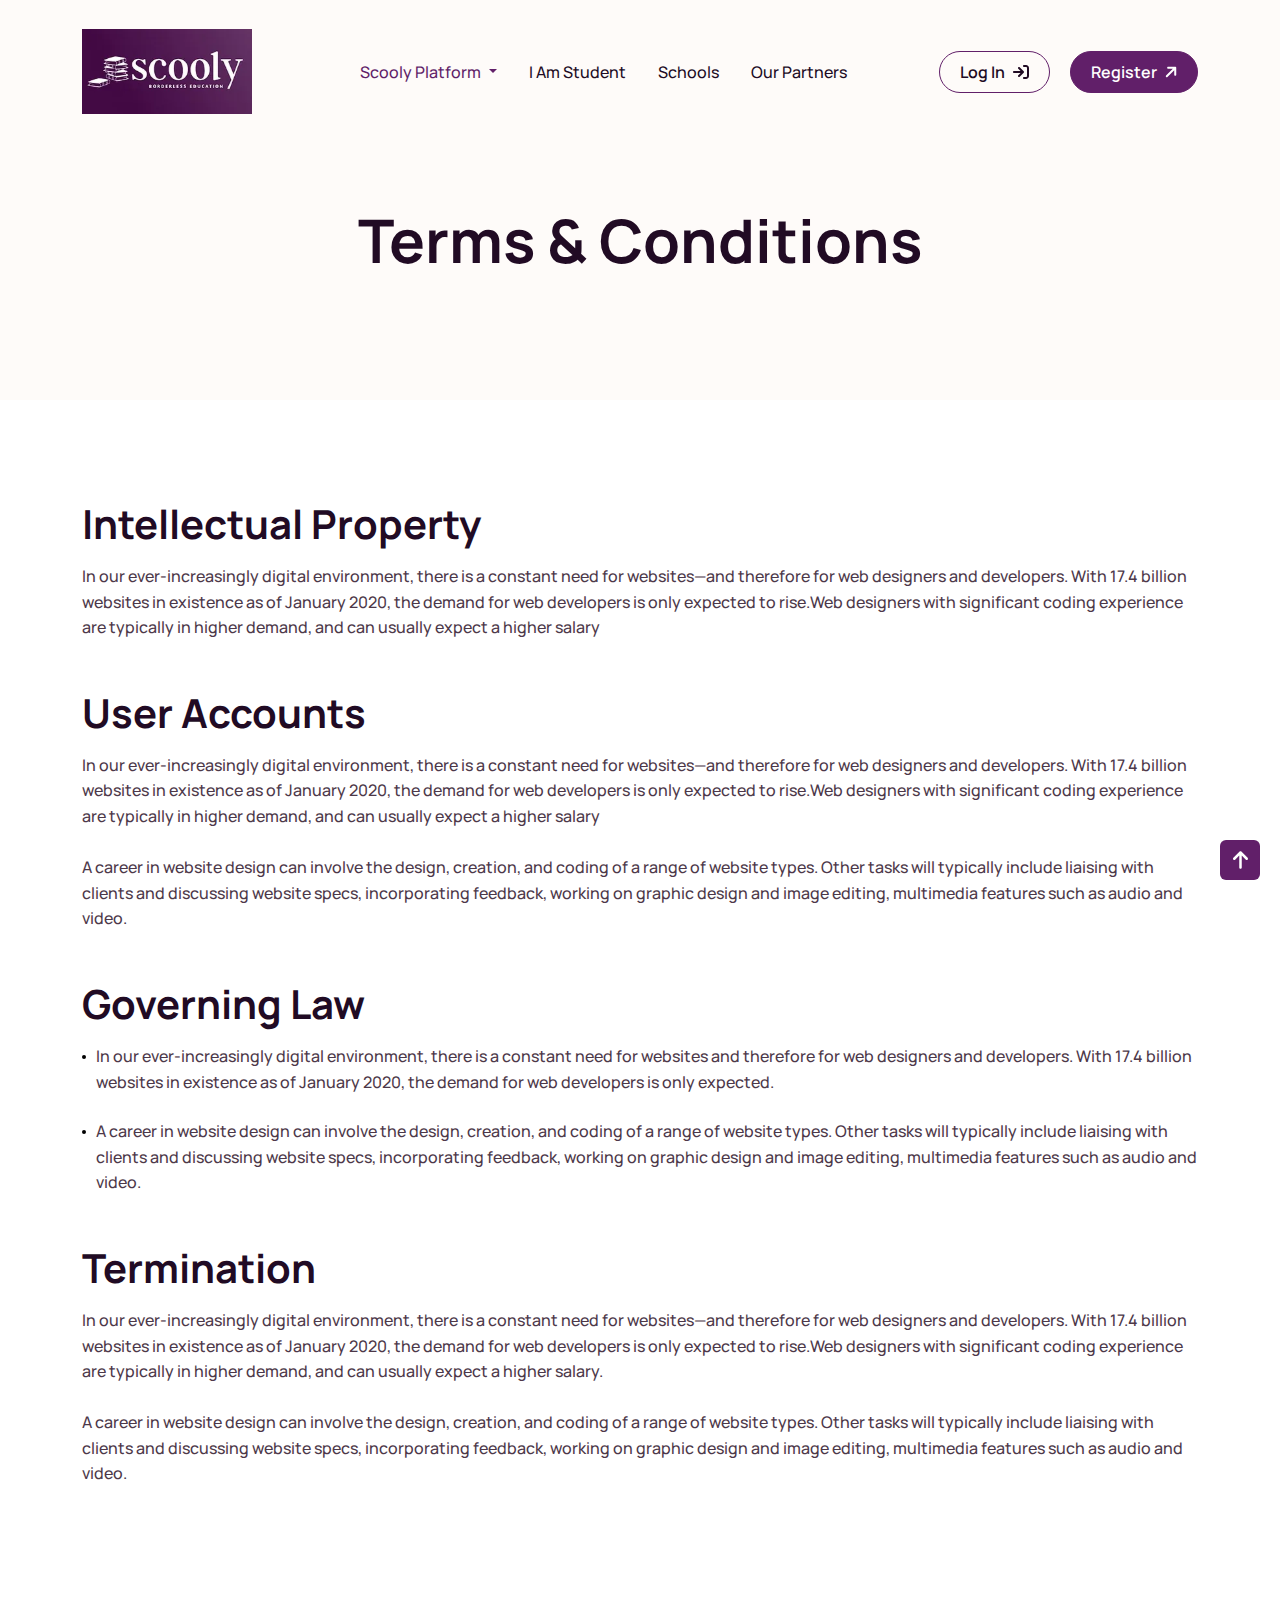
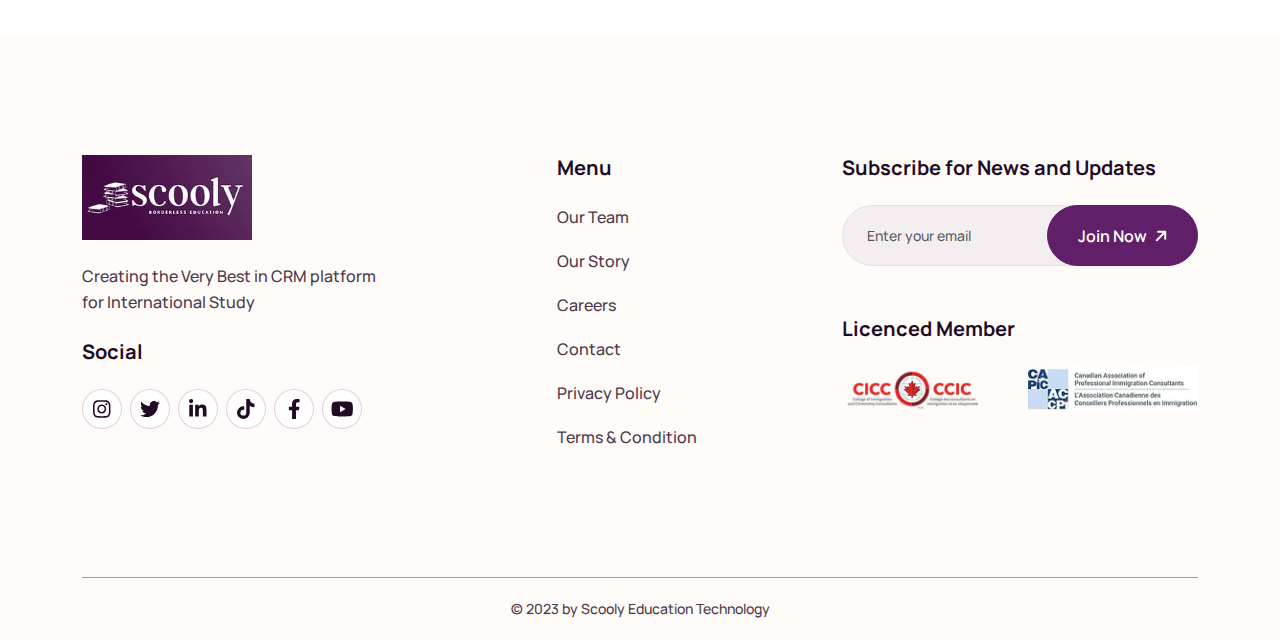
<file: terms.html>
<!DOCTYPE html>
<html lang="en">

<head>
    <meta charset="UTF-8">
    <meta http-equiv="X-UA-Compatible" content="IE=edge">
    <meta name="viewport" content="width=device-width, initial-scale=1.0">
    <title>Scooly | Terms and Conditions</title>
    <!-- Favicon -->
    <link rel="icon" type="image/x-icon" href="assets/images/favicon.ico">
    <!-- Manrope Google Font -->
    <link rel="preconnect" href="https://fonts.googleapis.com">
    <link rel="preconnect" href="https://fonts.gstatic.com" crossorigin>
    <link href="https://fonts.googleapis.com/css2?family=Manrope:wght@200;300;400;500;600;700;800&display=swap"
        rel="stylesheet">
    <!-- Reset CSS -->
    <link rel="stylesheet" href="assets/css/reset.css">
    <!-- Font Awesome -->
    <link rel="stylesheet" href="assets/css/all.min.css">
    <link rel="stylesheet" href="assets/css/fontawesome.min.css">
    <!-- Bootstrap -->
    <link rel="stylesheet" href="assets/css/bootstrap.min.css">
    <!-- Slick Slider -->
    <link rel="stylesheet" href="assets/css/slick-theme.css">
    <link rel="stylesheet" href="assets/css/slick.css">
    <!-- Style CSS -->
    <link rel="stylesheet" href="assets/css/style.css">
    <!-- Responsive CSS -->
    <link rel="stylesheet" href="assets/css/responsive.css">
</head>

<body>


    <!-- Header Section Start -->
    <header id="header" class="header header-1">
        <div class="container">
            <div class="header-buttons d-xl-none justify-content-end">
                <a href="#" class="btn btnPrimary-outline header-login-btn">Log In <span><i
                            class="fa-solid fa-arrow-right-to-bracket"></i></span></a>
                <a href="#" class="btn btnPrimary header-register-btn">Register <span class="top-angle"><i
                            class="fas fa-arrow-up"></i></span></a>
            </div>
        </div>
        <hr class="d-xl-none">
        <div class="container">
            <div class="row">
                <nav class="navbar navbar-expand-xl">
                    <div class="container-fluid">
                        <a class="navbar-brand header-logo" href="index.html">
                            <div class="">
                                <img id="header-logo" class="header-logo" src="assets/images/icons/logo.svg" alt="logo">
                            </div>
                        </a>
                        <button class="navbar-toggler" type="button" data-bs-toggle="collapse"
                            data-bs-target="#headerNavbarDropdown" aria-controls="headerNavbarDropdown"
                            aria-expanded="false" aria-label="Toggle navigation">
                            <span class="navbar-menu-icon"><i class="fa-solid fa-bars"></i></span>
                        </button>
                        <div class="collapse navbar-collapse" id="headerNavbarDropdown">
                            <ul class="navbar-nav">
                                <li class="nav-item dropdown">
                                    <a class="nav-link dropdown-toggle active" href="index.html" role="button"
                                        data-bs-toggle="dropdown" aria-expanded="false">
                                        Scooly Platform
                                    </a>
                                    <ul class="dropdown-menu">
                                        <li><a class="dropdown-item active" href="about-us.html">About Us</a></li>
                                        <li><a class="dropdown-item" href="multi-currency.html">Multi Currency</a></li>
                                        <li><a class="dropdown-item" href="privacy.html">Privacy</a></li>
                                        <li><a class="dropdown-item" href="terms.html">Terms and Conditions</a></li>
                                        <li><a class="dropdown-item" href="visa-marketplace.html">Visa Marketplace</a>
                                        </li>
                                    </ul>
                                </li>
                                <li class="nav-item">
                                    <a class="nav-link" href="student.html">I Am Student</a>
                                </li>
                                <li class="nav-item">
                                    <a class="nav-link" href="school.html">Schools</a>
                                </li>
                                <li class="nav-item">
                                    <a class="nav-link" href="partner.html">Our Partners</a>
                                </li>
                            </ul>
                        </div>
                        <div class="header-buttons d-none d-xl-flex">
                            <a href="#" class="btn btnPrimary-outline header-login-btn">Log In <span><i
                                        class="fa-solid fa-arrow-right-to-bracket"></i></span></a>
                            <a href="#" class="btn btnPrimary header-register-btn">Register <span class="top-angle"><i
                                        class="fas fa-arrow-up"></i></span></a>
                        </div>
                    </div>
                </nav>
            </div>
        </div>
    </header>
    <!-- Header Section End -->



    <!-- Banner Section Start -->
    <div id="banner" class="banner section-pb">
        <div class="banner-area">
            <div class="container">
                <h2 class="banner-title">Terms & Conditions</h2>
            </div>
        </div>
    </div>
    <!-- Banner Section End -->



    <!-- Terms and Conditions Section Start -->
    <div id="terms-and-condition" class="terms-and-condition section-pb">
        <div class="terms-and-condition-area">
            <div class="container">
                <div class="single-text-content">
                    <h3 class="st-title">Intellectual Property</h3>
                    <p class="st-text">In our ever-increasingly digital environment, there is a constant need for
                        websites—and therefore for web designers and
                        developers. With 17.4 billion websites in existence as of January 2020, the demand for web
                        developers is only expected
                        to rise.Web designers with significant coding experience are typically in higher demand, and can
                        usually expect a higher
                        salary</p>
                </div>
                <div class="single-text-content">
                    <h3 class="st-title">User Accounts</h3>
                    <p class="st-text">In our ever-increasingly digital environment, there is a constant need for
                        websites—and therefore for web designers and
                        developers. With 17.4 billion websites in existence as of January 2020, the demand for web
                        developers is only expected
                        to rise.Web designers with significant coding experience are typically in higher demand, and can
                        usually expect a higher
                        salary
                        <br><br>
                        A career in website design can involve the design, creation, and coding of a range of website
                        types. Other tasks will
                        typically include liaising with clients and discussing website specs, incorporating feedback,
                        working on graphic design
                        and image editing, multimedia features such as audio and video.
                    </p>
                </div>
                <div class="single-text-content">
                    <h3 class="st-title">Governing Law</h3>
                    <div class="st-bullet-point">
                        <div><span class="rounded-point"></span></div>
                        <p class="st-text">In our ever-increasingly
                            digital environment,
                            there is a constant need for
                            websites and therefore for web designers and
                            developers. With 17.4 billion websites in existence as of January 2020, the demand for web
                            developers is only expected.</p>
                    </div>
                    <br>
                    <div class="st-bullet-point">
                        <div><span class="rounded-point"></span></div>
                        <p class="st-text">A career in website design can involve the design, creation, and coding of a
                            range of website types. Other tasks will
                            typically include liaising with clients and discussing website specs, incorporating
                            feedback, working on graphic design
                            and image editing, multimedia features such as audio and video.</p>
                    </div>
                </div>
                <div class="single-text-content">
                    <h3 class="st-title">Termination</h3>
                    <p class="st-text">In our ever-increasingly digital environment, there is a constant need for
                        websites—and therefore for web designers and
                        developers. With 17.4 billion websites in existence as of January 2020, the demand for web
                        developers is only expected
                        to rise.Web designers with significant coding experience are typically in higher demand, and can
                        usually expect a higher
                        salary.
                        <br><br>
                        A career in website design can involve the design, creation, and coding of a range of website
                        types. Other tasks will
                        typically include liaising with clients and discussing website specs, incorporating feedback,
                        working on graphic design
                        and image editing, multimedia features such as audio and video.
                    </p>
                </div>
            </div>
        </div>
    </div>
    <!-- Terms and Conditions Section End -->




    <!-- Scroll To Top Start -->
    <button id="scrollToTop" class="scrollToTop"><i class="fa-solid fa-arrow-up"></i></button>
    <!-- Scroll To Top End -->


    <!-- Footer Section Start -->
    <footer id="footer" class="footer">
        <div class="footer-area">
            <div class="container">
                <div class="row footer-middle">
                    <div class="col-md-6 col-lg-6 col-xl-5 mb-5">
                        <div class="footer-content">
                            <div class="footer-logo">
                                <img src="assets/images/icons/logo.svg" alt="logo">
                            </div>
                            <p class="footer-text">Creating the Very Best in CRM platform for International Study
                            </p>
                            <div class="footer-menu">
                                <h2 class="menu-category">Social</h2>
                                <ul class="footer-social">
                                    <li><a target="_blank" href="https://www.instagram.com/"><i
                                                class="fa-brands fa-instagram"></i></a>
                                    </li>
                                    <li><a target="_blank" href="https://twitter.com/"><i
                                                class="fa-brands fa-twitter"></i></a></li>
                                    <li><a target="_blank" href="https://www.linkedin.com/?original_referer="><i
                                                class="fa-brands fa-linkedin-in"></i></a></li>
                                    <li><a target="_blank" href="https://www.tiktok.com"><i
                                                class="fa-brands fa-tiktok"></i></a></li>
                                    <li><a target="_blank" href="https://www.facebook.com/"><i
                                                class="fa-brands fa-facebook-f"></i></a>
                                    </li>
                                    <li><a target="_blank" href="https://www.youtube.com/"><i
                                                class="fa-brands fa-youtube"></i></a>
                                    </li>
                                </ul>
                            </div>
                        </div>
                    </div>
                    <div class="col-md-6 col-lg-6 col-xl-3 mb-5">
                        <div class="footer-menu">
                            <h2 class="menu-category">Menu</h2>
                            <ul class="footer-menu-list">
                                <li><a href="#">Our Team</a></li>
                                <li><a href="#">Our Story</a></li>
                                <li><a href="career.html">Careers</a></li>
                                <li><a href="#">Contact</a></li>
                                <li><a href="privacy.html">Privacy Policy</a></li>
                                <li><a href="terms.html">Terms & Condition</a></li>
                            </ul>
                        </div>
                    </div>
                    <div class="col-md-6 col-lg-6 col-xl-4 mb-5">
                        <div class="footer-menu">
                            <h2 class="menu-category">Subscribe for News and Updates</h2>
                            <div class="join-now-box">
                                <form id="subscribe-form" class="subscribe-form">
                                    <input type="email" class="form-control" placeholder="Enter your email">
                                    <button type="submit" class="btn btnPrimary">Join Now <span class="top-angle"><i
                                                class="fas fa-arrow-up"></i></span></button>
                                </form>
                            </div>
                            <div class="footer-menu fm-margin">
                                <h2 class="menu-category">Licenced Member</h2>
                                <div class="licenced-img-wrapper">
                                    <img src="assets/images/licenced-1.png" alt="licenced-1">
                                    <img src="assets/images/licenced-2.png" alt="licenced-1">
                                </div>
                            </div>
                        </div>
                    </div>
                </div>
                <div class="footer-devider"></div>
                <div class="footer-bottom">
                    <p class="footer-copyright">&copy; 2023 by Scooly Education Technology</p>
                </div>
            </div>
        </div>
    </footer>
    <!-- Footer Section End -->



    <!-- jQuery -->
    <script src="assets/js/jquery-3.6.4.min.js"></script>
    <!-- Waypoint -->
    <script src="assets/js/jquery.waypoints.min.js"></script>
    <!-- Bootstrap -->
    <script src="assets/js/popper.min.js"></script>
    <script src="assets/js/bootstrap.min.js"></script>
    <!-- Counter Up -->
    <script src="assets/js/jquery.counterup.min.js"></script>
    <!-- Slick Slider -->
    <script src="assets/js/slick.min.js"></script>
    <!-- Font Awesome -->
    <script src="assets/js/all.min.js"></script>
    <script src="assets/js/fontawesome.min.js"></script>
    <!-- Main Script -->
    <script src="assets/js/main.js"></script>
</body>

</html>
</file>
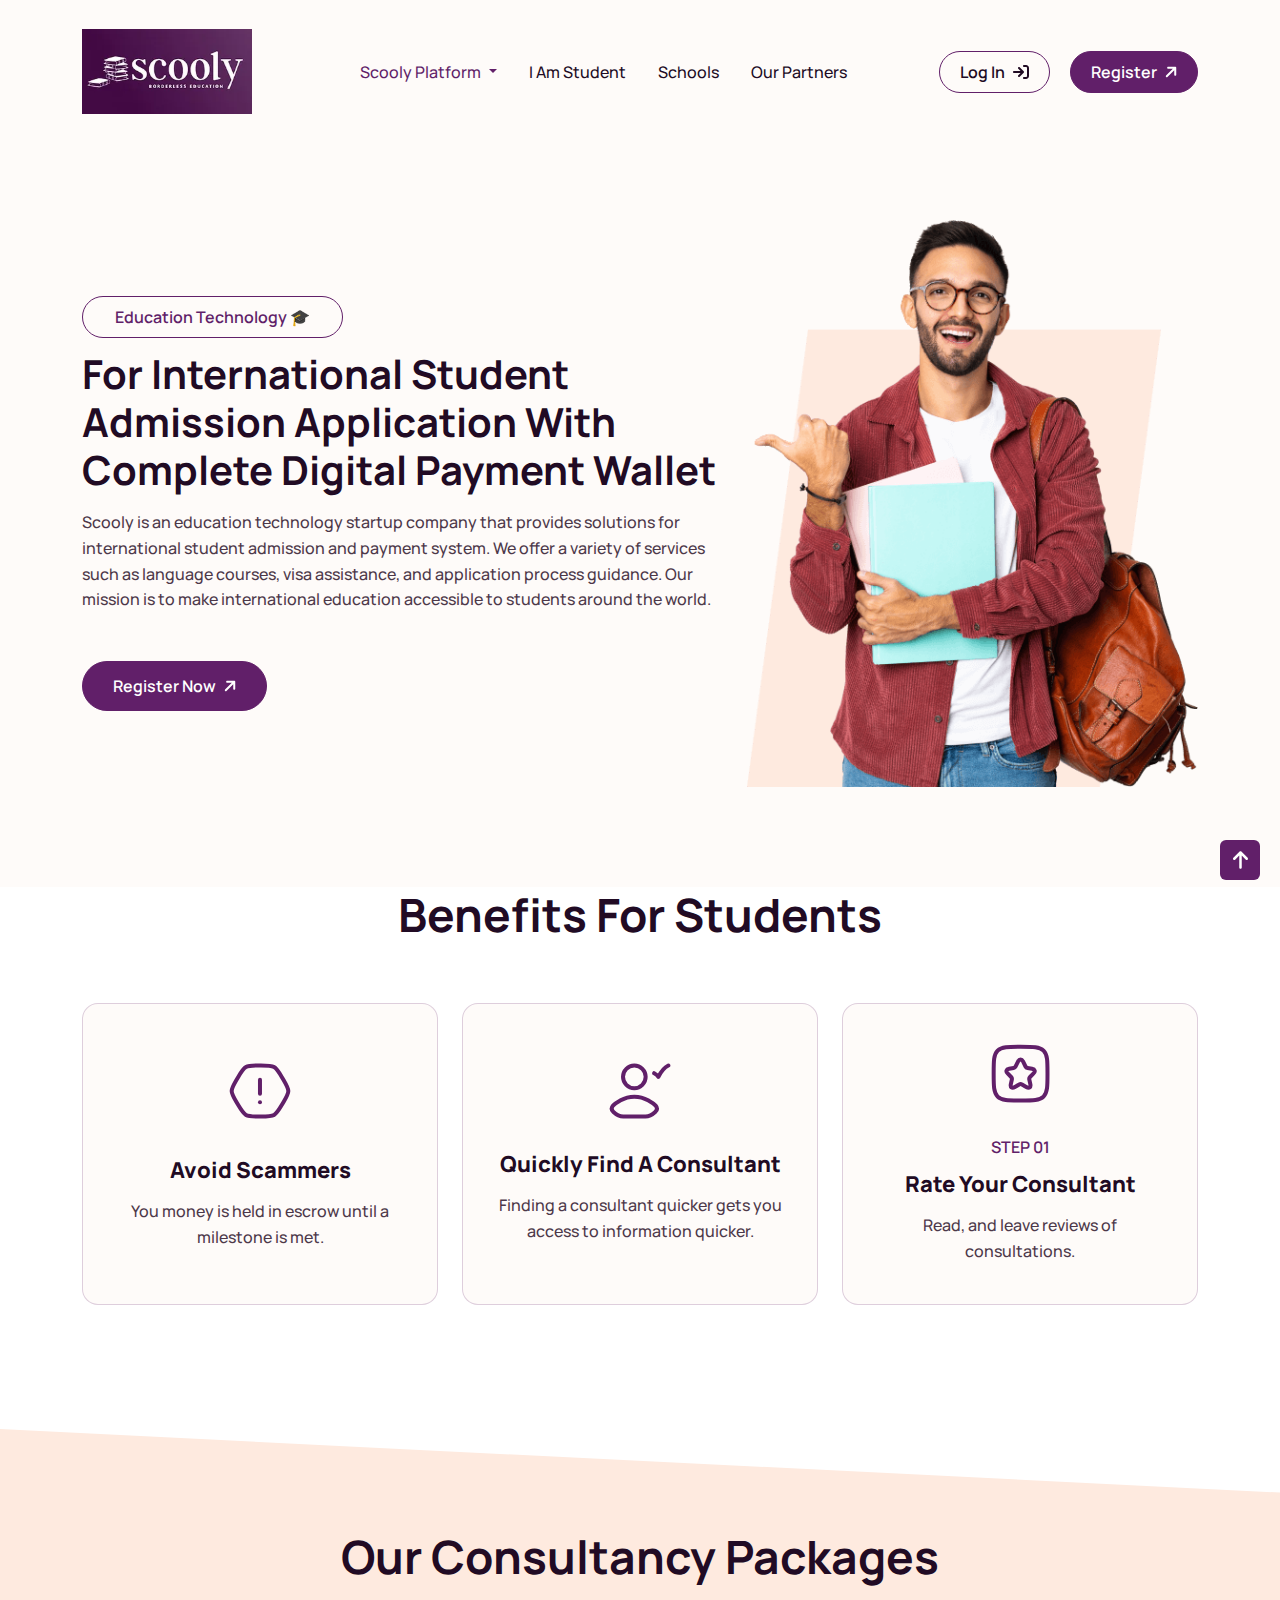
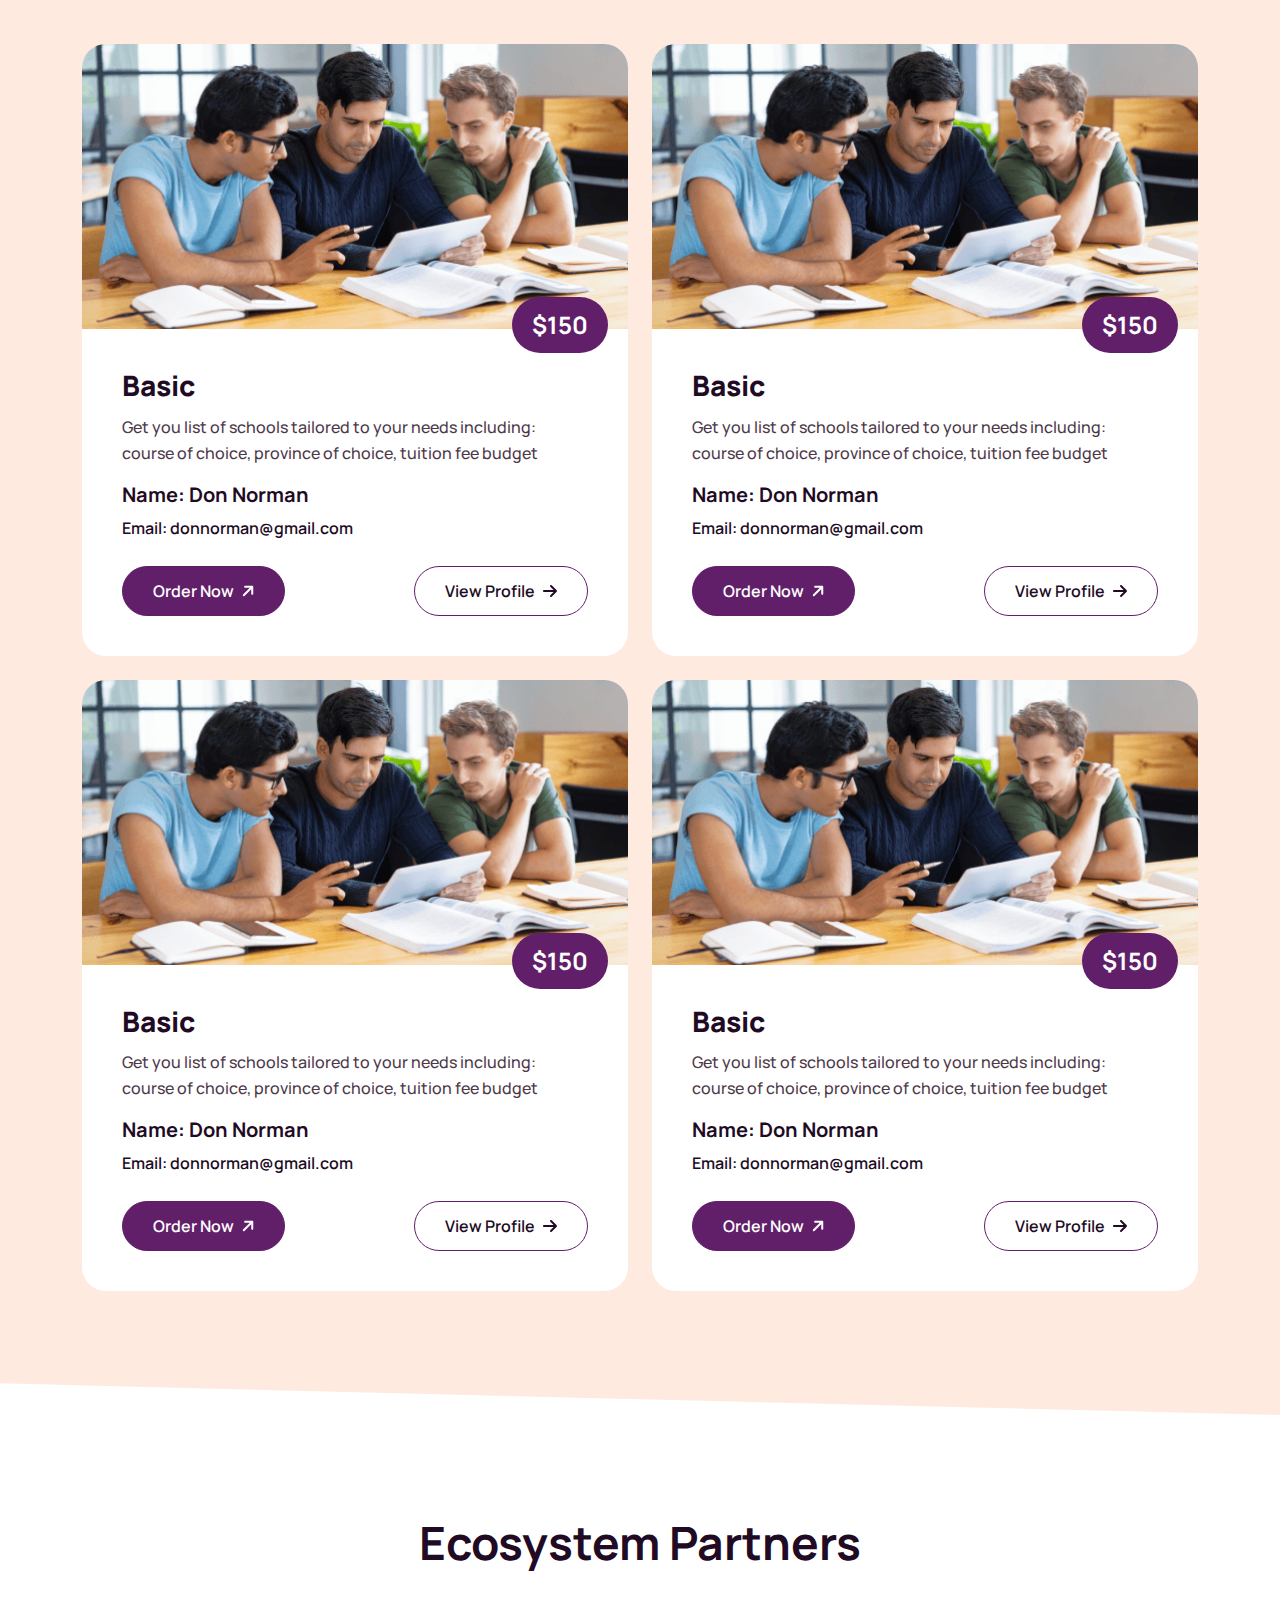
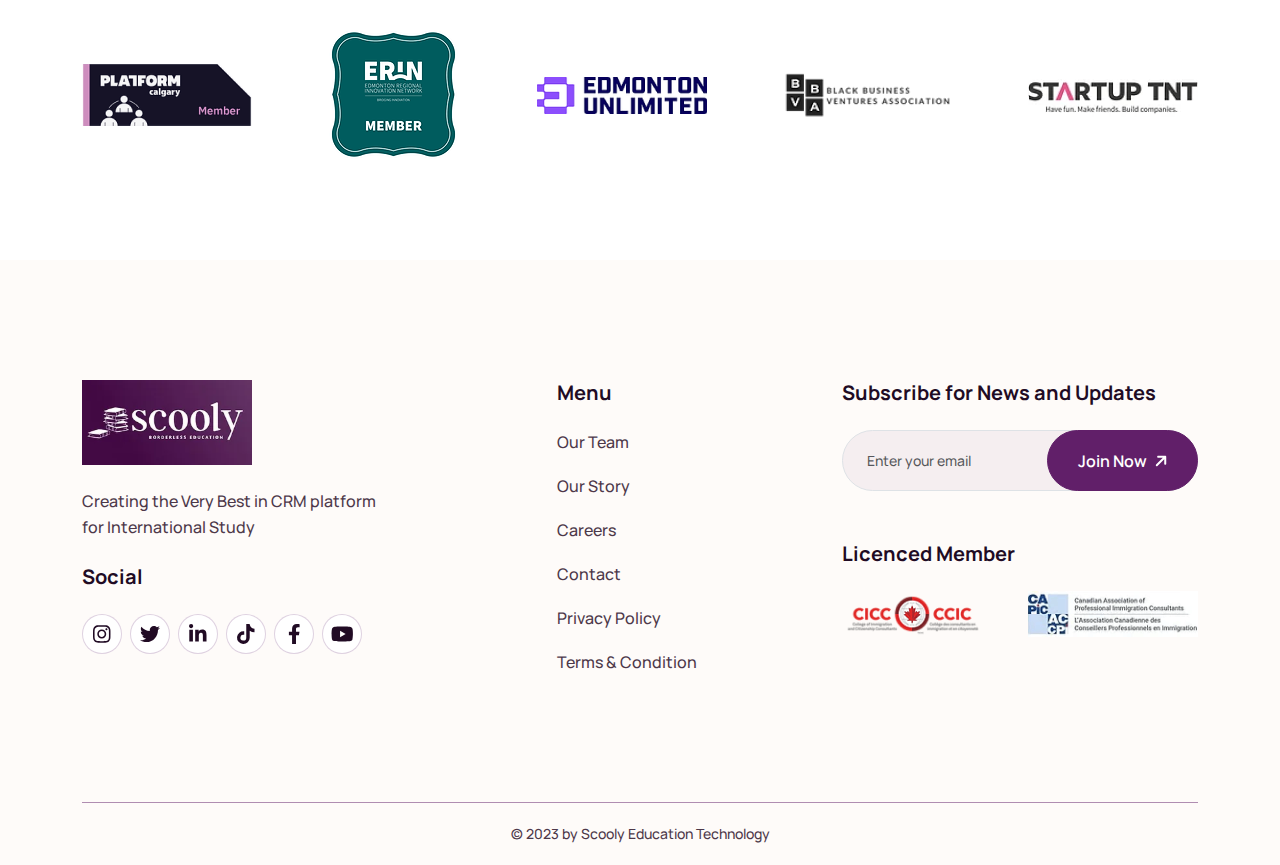
<file: visa-marketplace.html>
<!DOCTYPE html>
<html lang="en">

<head>
    <meta charset="UTF-8">
    <meta http-equiv="X-UA-Compatible" content="IE=edge">
    <meta name="viewport" content="width=device-width, initial-scale=1.0">
    <title>Scooly | Visa Marketplace</title>
    <!-- Favicon -->
    <link rel="icon" type="image/x-icon" href="assets/images/favicon.ico">
    <!-- Manrope Google Font -->
    <link rel="preconnect" href="https://fonts.googleapis.com">
    <link rel="preconnect" href="https://fonts.gstatic.com" crossorigin>
    <link href="https://fonts.googleapis.com/css2?family=Manrope:wght@200;300;400;500;600;700;800&display=swap"
        rel="stylesheet">
    <!-- Reset CSS -->
    <link rel="stylesheet" href="assets/css/reset.css">
    <!-- Font Awesome -->
    <link rel="stylesheet" href="assets/css/all.min.css">
    <link rel="stylesheet" href="assets/css/fontawesome.min.css">
    <!-- Bootstrap -->
    <link rel="stylesheet" href="assets/css/bootstrap.min.css">
    <!-- Slick Slider -->
    <link rel="stylesheet" href="assets/css/slick-theme.css">
    <link rel="stylesheet" href="assets/css/slick.css">
    <!-- Style CSS -->
    <link rel="stylesheet" href="assets/css/style.css">
    <!-- Responsive CSS -->
    <link rel="stylesheet" href="assets/css/responsive.css">
</head>

<body>


    <!-- Header Section Start -->
    <header id="header" class="header header-1">
        <div class="container">
            <div class="header-buttons d-xl-none justify-content-end">
                <a href="#" class="btn btnPrimary-outline header-login-btn">Log In <span><i
                            class="fa-solid fa-arrow-right-to-bracket"></i></span></a>
                <a href="#" class="btn btnPrimary header-register-btn">Register <span class="top-angle"><i
                            class="fas fa-arrow-up"></i></span></a>
            </div>
        </div>
        <hr class="d-xl-none">
        <div class="container">
            <div class="row">
                <nav class="navbar navbar-expand-xl">
                    <div class="container-fluid">
                        <a class="navbar-brand header-logo" href="index.html">
                            <div class="">
                                <img id="header-logo" class="header-logo" src="assets/images/icons/logo.svg" alt="logo">
                            </div>
                        </a>
                        <button class="navbar-toggler" type="button" data-bs-toggle="collapse"
                            data-bs-target="#headerNavbarDropdown" aria-controls="headerNavbarDropdown"
                            aria-expanded="false" aria-label="Toggle navigation">
                            <span class="navbar-menu-icon"><i class="fa-solid fa-bars"></i></span>
                        </button>
                        <div class="collapse navbar-collapse" id="headerNavbarDropdown">
                            <ul class="navbar-nav">
                                <li class="nav-item dropdown">
                                    <a class="nav-link dropdown-toggle active" href="index.html" role="button"
                                        data-bs-toggle="dropdown" aria-expanded="false">
                                        Scooly Platform
                                    </a>
                                    <ul class="dropdown-menu">
                                        <li><a class="dropdown-item active" href="about-us.html">About Us</a></li>
                                        <li><a class="dropdown-item" href="multi-currency.html">Multi Currency</a></li>
                                        <li><a class="dropdown-item" href="privacy.html">Privacy</a></li>
                                        <li><a class="dropdown-item" href="terms.html">Terms and Conditions</a></li>
                                        <li><a class="dropdown-item" href="visa-marketplace.html">Visa Marketplace</a>
                                        </li>
                                    </ul>
                                </li>
                                <li class="nav-item">
                                    <a class="nav-link" href="student.html">I Am Student</a>
                                </li>
                                <li class="nav-item">
                                    <a class="nav-link" href="school.html">Schools</a>
                                </li>
                                <li class="nav-item">
                                    <a class="nav-link" href="partner.html">Our Partners</a>
                                </li>
                            </ul>
                        </div>
                        <div class="header-buttons d-none d-xl-flex">
                            <a href="#" class="btn btnPrimary-outline header-login-btn">Log In <span><i
                                        class="fa-solid fa-arrow-right-to-bracket"></i></span></a>
                            <a href="#" class="btn btnPrimary header-register-btn">Register <span class="top-angle"><i
                                        class="fas fa-arrow-up"></i></span></a>
                        </div>
                    </div>
                </nav>
            </div>
        </div>
    </header>
    <!-- Header Section End -->



    <!-- Education Technology Section Start -->
    <div id="education-technology" class="education-technology padding-from-top-2 bg-pink-2 section">
        <div class="education-technology-area">
            <div class="container">
                <div class="row align-items-center">
                    <div class="col-lg-7">
                        <div class="section-content-box">
                            <p class="section-purple">Education Technology 🎓</p>
                            <h2 class="section-title">For International Student Admission Application With Complete
                                Digital Payment Wallet</h2>
                            <div class="section-content-img d-lg-none py-4">
                                <img class="w-100" src="assets/images/hero-img.png" alt="section img">
                            </div>
                            <p class="section-text">Scooly is an education technology startup company that provides
                                solutions for international student admission and
                                payment system. We offer a variety of services such as language courses, visa
                                assistance, and application process
                                guidance. Our mission is to make international education accessible to students around
                                the world.</p>

                            <div class="section-btn-box mt-5">
                                <a href="#" class="btn btnPrimary">Register Now <span class="top-angle"><i
                                            class="fas fa-arrow-up"></i></span></a>
                            </div>
                        </div>
                    </div>
                    <div class="col-lg-5 d-none d-lg-block">
                        <div class="section-content-img">
                            <img src="assets/images/hero-img.png" alt="section img">
                        </div>
                    </div>
                </div>
            </div>
        </div>
    </div>
    <!-- Education Technology Section End -->




    <!-- Benifit Section Start -->
    <div id="benifit" class="benifit section-pb">
        <div class="benifit-area">
            <div class="container">
                <div class="row">
                    <div class="section-top-title-box">
                        <h2 class="section-top-title">Benefits For Students</h2>
                    </div>
                </div>
                <div class="row work-wrapper">
                    <div class="col-lg-4 col-md-6 mb-4">
                        <div class="single-work">
                            <div class="single-work-icon">
                                <img src="assets/images/icons/benifit-1.svg" alt="benifit">
                            </div>
                            <div class="single-work-content">
                                <h3 class="single-work-title">Avoid Scammers</h3>
                                <p class="single-work-text">You money is held in escrow until a milestone is met.</p>
                            </div>
                        </div>
                    </div>
                    <div class="col-lg-4 col-md-6 mb-4">
                        <div class="single-work">
                            <div class="single-work-icon">
                                <img src="assets/images/icons/benifit-2.svg" alt="benifit">
                            </div>
                            <div class="single-work-content">
                                <h3 class="single-work-title">Quickly Find A Consultant</h3>
                                <p class="single-work-text">Finding a consultant quicker gets you access to information
                                    quicker.</p>
                            </div>
                        </div>
                    </div>
                    <div class="col-lg-4 col-md-6 mb-4">
                        <div class="single-work">
                            <div class="single-work-icon">
                                <img src="assets/images/icons/benifit-3.svg" alt="benifit">
                            </div>
                            <div class="single-work-content">
                                <span>STEP 01</span>
                                <h3 class="single-work-title">Rate Your Consultant</h3>
                                <p class="single-work-text">Read, and leave reviews of consultations.</p>
                            </div>
                        </div>
                    </div>
                </div>
            </div>
        </div>
    </div>
    <!-- Benifit Section End -->




    <!-- Consultancy Package Section Start -->
    <div id="consultancy" class="consultancy section clip-path-y">
        <div class="consultancy-area">
            <div class="container">
                <div class="row">
                    <div class="section-top-title-box">
                        <h2 class="section-top-title">Our Consultancy Packages</h2>
                    </div>
                </div>
                <div class="row">
                    <div class="col-lg-6 mb-4">
                        <div class="single-consultancy">
                            <div class="consultancy-top">
                                <div class="consultancy-img">
                                    <img src="assets/images/consultancy-1.png" alt="consultancy">
                                </div>
                                <span>$150</span>
                            </div>
                            <div class="consultancy-content">
                                <h3 class="consultancy-title">Basic</h3>
                                <p class="consultancy-text">Get you list of schools tailored to your needs including:
                                    course
                                    of choice, province of choice, tuition fee budget</p>
                                <div class="author-box">
                                    <h4 class="author-name">Name: Don Norman</h4>
                                    <p class="author-email">Email: donnorman@gmail.com</p>
                                </div>
                                <div class="consultancy-btn-box">
                                    <a href="#" class="btn btnPrimary">Order Now <span class="top-angle"><i
                                                class="fas fa-arrow-up"></i></span></a>
                                    <a href="#" class="btn btnPrimary-outline">View Profile <span><i
                                                class="fas fa-arrow-right"></i></span></a>
                                </div>
                            </div>
                        </div>
                    </div>
                    <div class="col-lg-6 mb-4">
                        <div class="single-consultancy">
                            <div class="consultancy-top">
                                <div class="consultancy-img">
                                    <img src="assets/images/consultancy-1.png" alt="consultancy">
                                </div>
                                <span>$150</span>
                            </div>
                            <div class="consultancy-content">
                                <h3 class="consultancy-title">Basic</h3>
                                <p class="consultancy-text">Get you list of schools tailored to your needs including:
                                    course
                                    of choice, province of choice, tuition fee budget</p>
                                <div class="author-box">
                                    <h4 class="author-name">Name: Don Norman</h4>
                                    <p class="author-email">Email: donnorman@gmail.com</p>
                                </div>
                                <div class="consultancy-btn-box">
                                    <a href="#" class="btn btnPrimary">Order Now <span class="top-angle"><i
                                                class="fas fa-arrow-up"></i></span></a>
                                    <a href="#" class="btn btnPrimary-outline">View Profile <span><i
                                                class="fas fa-arrow-right"></i></span></a>
                                </div>
                            </div>
                        </div>
                    </div>
                    <div class="col-lg-6 mb-4">
                        <div class="single-consultancy">
                            <div class="consultancy-top">
                                <div class="consultancy-img">
                                    <img src="assets/images/consultancy-1.png" alt="consultancy">
                                </div>
                                <span>$150</span>
                            </div>
                            <div class="consultancy-content">
                                <h3 class="consultancy-title">Basic</h3>
                                <p class="consultancy-text">Get you list of schools tailored to your needs including:
                                    course
                                    of choice, province of choice, tuition fee budget</p>
                                <div class="author-box">
                                    <h4 class="author-name">Name: Don Norman</h4>
                                    <p class="author-email">Email: donnorman@gmail.com</p>
                                </div>
                                <div class="consultancy-btn-box">
                                    <a href="#" class="btn btnPrimary">Order Now <span class="top-angle"><i
                                                class="fas fa-arrow-up"></i></span></a>
                                    <a href="#" class="btn btnPrimary-outline">View Profile <span><i
                                                class="fas fa-arrow-right"></i></span></a>
                                </div>
                            </div>
                        </div>
                    </div>
                    <div class="col-lg-6 mb-4">
                        <div class="single-consultancy">
                            <div class="consultancy-top">
                                <div class="consultancy-img">
                                    <img src="assets/images/consultancy-1.png" alt="consultancy">
                                </div>
                                <span>$150</span>
                            </div>
                            <div class="consultancy-content">
                                <h3 class="consultancy-title">Basic</h3>
                                <p class="consultancy-text">Get you list of schools tailored to your needs including:
                                    course
                                    of choice, province of choice, tuition fee budget</p>
                                <div class="author-box">
                                    <h4 class="author-name">Name: Don Norman</h4>
                                    <p class="author-email">Email: donnorman@gmail.com</p>
                                </div>
                                <div class="consultancy-btn-box">
                                    <a href="#" class="btn btnPrimary">Order Now <span class="top-angle"><i
                                                class="fas fa-arrow-up"></i></span></a>
                                    <a href="#" class="btn btnPrimary-outline">View Profile <span><i
                                                class="fas fa-arrow-right"></i></span></a>
                                </div>
                            </div>
                        </div>
                    </div>
                </div>
            </div>
        </div>
    </div>
    <!-- Consultancy Package Section End -->


    <!-- Ecosystem Section Start -->
    <div id="ecosystem" class="ecosystem section">
        <div class="ecosystem-area">
            <div class="container">
                <div class="row">
                    <div class="section-top-title-box">
                        <h2 class="section-top-title">Ecosystem Partners</h2>
                    </div>
                </div>
                <div class="ecosystem-img-box">
                    <img src="assets/images/ecosystem-1.png" alt="ecosystem-img">
                    <img src="assets/images/ecosystem-2.png" alt="ecosystem-img">
                    <img src="assets/images/ecosystem-3.png" alt="ecosystem-img">
                    <img src="assets/images/ecosystem-4.png" alt="ecosystem-img">
                    <img src="assets/images/ecosystem-5.png" alt="ecosystem-img">
                </div>
            </div>
        </div>
    </div>
    <!-- Ecosystem Section End -->



    <!-- Scroll To Top Start -->
    <button id="scrollToTop" class="scrollToTop"><i class="fa-solid fa-arrow-up"></i></button>
    <!-- Scroll To Top End -->


    <!-- Footer Section Start -->
    <footer id="footer" class="footer">
        <div class="footer-area">
            <div class="container">
                <div class="row footer-middle">
                    <div class="col-md-6 col-lg-6 col-xl-5 mb-5">
                        <div class="footer-content">
                            <div class="footer-logo">
                                <img src="assets/images/icons/logo.svg" alt="logo">
                            </div>
                            <p class="footer-text">Creating the Very Best in CRM platform for International Study
                            </p>
                            <div class="footer-menu">
                                <h2 class="menu-category">Social</h2>
                                <ul class="footer-social">
                                    <li><a target="_blank" href="https://www.instagram.com/"><i
                                                class="fa-brands fa-instagram"></i></a>
                                    </li>
                                    <li><a target="_blank" href="https://twitter.com/"><i
                                                class="fa-brands fa-twitter"></i></a></li>
                                    <li><a target="_blank" href="https://www.linkedin.com/?original_referer="><i
                                                class="fa-brands fa-linkedin-in"></i></a></li>
                                    <li><a target="_blank" href="https://www.tiktok.com"><i
                                                class="fa-brands fa-tiktok"></i></a></li>
                                    <li><a target="_blank" href="https://www.facebook.com/"><i
                                                class="fa-brands fa-facebook-f"></i></a>
                                    </li>
                                    <li><a target="_blank" href="https://www.youtube.com/"><i
                                                class="fa-brands fa-youtube"></i></a>
                                    </li>
                                </ul>
                            </div>
                        </div>
                    </div>
                    <div class="col-md-6 col-lg-6 col-xl-3 mb-5">
                        <div class="footer-menu">
                            <h2 class="menu-category">Menu</h2>
                            <ul class="footer-menu-list">
                                <li><a href="#">Our Team</a></li>
                                <li><a href="#">Our Story</a></li>
                                <li><a href="career.html">Careers</a></li>
                                <li><a href="#">Contact</a></li>
                                <li><a href="privacy.html">Privacy Policy</a></li>
                                <li><a href="terms.html">Terms & Condition</a></li>
                            </ul>
                        </div>
                    </div>
                    <div class="col-md-6 col-lg-6 col-xl-4 mb-5">
                        <div class="footer-menu">
                            <h2 class="menu-category">Subscribe for News and Updates</h2>
                            <div class="join-now-box">
                                <form id="subscribe-form" class="subscribe-form">
                                    <input type="email" class="form-control" placeholder="Enter your email">
                                    <button type="submit" class="btn btnPrimary">Join Now <span class="top-angle"><i
                                                class="fas fa-arrow-up"></i></span></button>
                                </form>
                            </div>
                            <div class="footer-menu fm-margin">
                                <h2 class="menu-category">Licenced Member</h2>
                                <div class="licenced-img-wrapper">
                                    <img src="assets/images/licenced-1.png" alt="licenced-1">
                                    <img src="assets/images/licenced-2.png" alt="licenced-1">
                                </div>
                            </div>
                        </div>
                    </div>
                </div>
                <div class="footer-devider"></div>
                <div class="footer-bottom">
                    <p class="footer-copyright">&copy; 2023 by Scooly Education Technology</p>
                </div>
            </div>
        </div>
    </footer>
    <!-- Footer Section End -->



    <!-- jQuery -->
    <script src="assets/js/jquery-3.6.4.min.js"></script>
    <!-- Waypoint -->
    <script src="assets/js/jquery.waypoints.min.js"></script>
    <!-- Bootstrap -->
    <script src="assets/js/popper.min.js"></script>
    <script src="assets/js/bootstrap.min.js"></script>
    <!-- Counter Up -->
    <script src="assets/js/jquery.counterup.min.js"></script>
    <!-- Slick Slider -->
    <script src="assets/js/slick.min.js"></script>
    <!-- Font Awesome -->
    <script src="assets/js/all.min.js"></script>
    <script src="assets/js/fontawesome.min.js"></script>
    <!-- Main Script -->
    <script src="assets/js/main.js"></script>
</body>

</html>
</file>
<file: assets/css/style.css>
.section {
    padding: 100px 0;
}

.section-pt {
    padding-top: 100px;
}

.section-pb {
    padding-bottom: 100px;
}

/*=========================================================================================
    Utility CSS End
 ==========================================================================================*/
/*=========================================================================================
    Typography CSS Start
 ==========================================================================================*/
* {
    margin: 0;
    padding: 0;
    box-sizing: border-box;
}

html,
body {
    font-family: 'Manrope', sans-serif;
    margin: 0;
    padding: 0;
    box-sizing: border-box;
}

h1,
h2,
h3,
h4,
h5,
h6 {
    font-family: 'Manrope', sans-serif;
    color: #2f2d53;
    margin: 0;
    padding: 0;
}

a {
    text-decoration: none;
    transition: 0.3s ease all;
    -webkit-transition: 0.3s ease all;
    -moz-transition: 0.3s ease all;
    -ms-transition: 0.3s ease all;
    -o-transition: 0.3s ease all;
}

a:hover {
    cursor: pointer;
}

p {
    color: #433b3a;
    font-size: 18px;
    font-family: 'Manrope', sans-serif;
    font-style: normal;
    font-weight: 400;
    line-height: 32px;
    margin: 0;
    padding: 0;
}

ul,
ol,
li {
    list-style: none;
    margin: 0;
    padding: 0;
}

/*=========================================================================================
    Typography CSS End
 ==========================================================================================*/

/*=========================================================================================
    Button CSS Start
 ==========================================================================================*/
.btn {
    padding: 16px 30px;
    font-family: 'Manrope', sans-serif;
    display: flex;
    justify-content: center;
    align-items: center;
    gap: 8px;
    font-style: normal;
    font-weight: 600;
    font-size: 16px;
    line-height: 100%;
    border-radius: 40px;
    transition: 0.3s ease all;
    -webkit-transition: 0.3s ease all;
    -moz-transition: 0.3s ease all;
    -ms-transition: 0.3s ease all;
    -o-transition: 0.3s ease all;
    -webkit-border-radius: 40px;
    -moz-border-radius: 40px;
    -ms-border-radius: 40px;
    -o-border-radius: 40px;
}

.btnPrimary-outline {
    color: #210b24;
    background-color: transparent;
    border: 1px solid #611f69;
}

.btnPrimary-outline:hover {
    color: #210b24;
    background-color: transparent;
    border: 1px solid #611f69;
}

.btnPrimary {
    color: #fff;
    background-color: #611f69;
    border: 1px solid #611f69;
}

.btnPrimary:hover {
    color: #fff;
    background-color: #611f69;
    border: 1px solid #611f69;
}

.btnPrimary-light {
    color: #611f69;
    background-color: #fff;
    border: 1px solid #fff;
}

.btnPrimary-light:hover {
    color: #611f69;
    background-color: #fff;
    border: 1px solid #fff;
}
/*=========================================================================================
    Button CSS End
 ==========================================================================================*/
/*=========================================================================================
    Global CSS Start
 ==========================================================================================*/
html,
body {
    background: #fff;
}

.body-1 {
    background: #fff6f6;
}

.section {
    padding-bottom: 100px;
}

.mobile-show {
    display: none !important;
}

.mobile-lg-show {
    display: none;
}

.column-2 {
    columns: 2;
    -webkit-columns: 2;
    -moz-columns: 2;
}

.top-angle {
    display: inline-block;
    transform: rotate(45deg);
}

/* Text Color */
.text-orange {
    color: #611f69 !important;
}

.bg-lightOrange {
    background: #fff6f6 !important;
}

.bg-pink {
    background: #ffefea;
}

.bg-white {
    background: #fff;
}

/* Slick Slider */
.slider-btn-box {
    display: flex;
    align-items: center;
    gap: 10px;
}
.slider-btn-box .slick-arrow {
    background: #611f69;
    box-shadow: 0px 50px 80px rgba(0, 0, 0, 0.05);
    border-radius: 50%;
    width: 55px;
    height: 55px;
    display: flex;
    justify-content: center;
    align-items: center;
    color: #fff;
    cursor: pointer;
}
.slider-btn-box .slick-arrow.slick-disabled {
    background: #ffffff;
    color: #000;
    border: 1px solid #e8e7e6;
}

.slider-btn-box {
    display: flex;
    align-items: center;
    gap: 10px;
    margin-left: 12px;
}

.single-testimonial-2 .slick-slider {
    margin: 0 10px;
    padding: 0;
}

.slick-slide {
    margin: 0 10px;
    padding: 0;
}

.slick-dots {
    bottom: -40px !important;
}

.shop-p-filter.form-select {
    border: 0;
    background: transparent;
    width: 70%;
}

.slick-dots li button:before {
    font-size: 8px;
}

.slick-dots li.slick-active button:before {
    color: #611f69;
    font-size: 12px;
}

/* Scroll To Top */
.scrollToTop {
    position: fixed;
    bottom: 20px;
    right: 20px;
    z-index: 99;
    border: none;
    outline: none;
    padding: 10px;
    color: red;
    width: 50px;
    height: 50px;
    font-size: 30px;
    display: flex;
    justify-content: center;
    align-items: center;
    background: #611f69;
    color: #fff;
    border-radius: 6px;
}

.client-wrapper {
    display: flex;
    justify-content: space-between;
    flex-wrap: wrap;
    gap: 30px;
}

.client-text {
    color: var(--gray-900, #020304);
    font-size: 20px;
    font-family: Syne;
    font-style: normal;
    font-weight: 600;
    line-height: 30px;
}

.single-client-2 {
    height: 140px;
    display: flex;
    justify-content: center;
    align-items: center;
    background: #f3f3f3;
    cursor: pointer;
}

.statistics-title {
    color: #ff5042;
    font-family: Syne;
    font-size: 30px;
    font-style: normal;
    font-weight: 600;
    line-height: 40px;
    letter-spacing: 0.45px;
    margin-bottom: 12px;
}

.statistics-icon {
    margin-bottom: 24px;
    height: 120px;
}

/*=========================================================================================
    Global CSS End
 ==========================================================================================*/
/*=========================================================================================
    Header CSS Start
 ==========================================================================================*/
.header {
    background: transparent;
    padding: 4px 0;
    position: absolute;
    top: 0;
    left: 0;
    width: 100%;
    z-index: 999;
}

.header.sticky {
    position: sticky;
    background: #fefbf9 !important;
    box-shadow: rgba(99, 99, 99, 0.2) 0px 2px 8px 0px;
}

.header.sticky .navbar-expand-xl {
    padding: 0;
}

.header .navbar-expand-xl {
    padding: 20px 0;
}

.header .navbar-expand-xl .navbar-nav {
    gap: 32px;
}

.header .navbar-expand-xl .navbar-nav .nav-link {
    padding: 0;
    font-style: normal;
    font-weight: 500;
    font-size: 16px;
    font-family: 'Manrope', sans-serif;
    line-height: 26px;
    color: #210b24;
}

.header .navbar-expand-xl .navbar-nav .active {
    color: #611f69 !important;
}

.header .navbar-expand-xl .navbar-nav .dropdown-item {
    font-family: 'Manrope', sans-serif;
    font-style: normal;
    font-weight: 400;
    font-size: 16px;
    line-height: 26px;
    padding: 8px 12px;
    margin-bottom: 2px;
}

.header .navbar-expand-xl .navbar-nav .dropdown-item:focus,
.header .navbar-expand-xl .navbar-nav .dropdown-item:hover {
    color: #fff !important;
    background-color: #611f69 !important;
}

.header .navbar-expand-xl .navbar-nav .dropdown-item.active,
.header .navbar-expand-xl .navbar-nav .dropdown-item:active {
    background-color: #611f69 !important;
    color: #fff !important;
}

.header .navbar-collapse {
    flex-grow: inherit;
}

.header-buttons {
    display: flex;
    align-items: center;
    gap: 20px;
}

.header-login-btn,
.header-register-btn {
    padding: 12px 20px;
}

/*=========================================================================================
    Header CSS End
 ==========================================================================================*/

/*=========================================================================================
    Footer CSS Start
 ==========================================================================================*/
.footer-area {
    background: #fefbf9;
}

.footer-middle {
    padding-top: 120px;
    padding-bottom: 80px;
}

.footer-content {
    max-width: 300px;
}

.footer-social {
    display: flex;
    align-items: center;
    gap: 8px;
}

.footer-social li a {
    width: 40px;
    height: 40px;
    border-radius: 50%;
    display: flex;
    justify-content: center;
    align-items: center;
    transition: 0.3s ease all;
    font-size: 20px;
    color: #210b24;
    background: #fff;
    border: 1px solid rgba(97, 31, 105, 0.2);
}

.footer-social li a:hover {
    color: #fff;
    background: #611f69;
    border: 1px solid #611f69;
}

.footer-logo {
    margin-bottom: 24px;
}

.footer-text {
    color: #4d3849;
    font-family: Manrope;
    font-size: 16px;
    font-style: normal;
    font-weight: 500;
    line-height: 160%;
    margin-bottom: 24px;
}

.footer-menu .menu-category {
    margin-bottom: 24px;
    color: #210b24;
    font-family: Manrope;
    font-size: 20px;
    font-style: normal;
    font-weight: 700;
    line-height: 130%;
}

.footer-menu-list li a {
    color: #4d3849;
    font-family: 'Manrope';
    font-size: 16px;
    font-style: normal;
    font-weight: 500;
    line-height: 100%;
}

.footer-menu-list {
    display: flex;
    flex-direction: column;
    gap: 20px;
}

.footer-menu p span {
    width: 24px;
    height: 24px;
    color: #fff;
}

.subscribe-form {
    position: relative;
}
.subscribe-form input {
    color: #4d3849 !important;
    font-size: 14px !important;
    font-style: normal !important;
    font-weight: 500 !important;
    line-height: 100% !important;
    padding: 20px 24px !important;
    border-radius: 48px !important;
}

.subscribe-form .btnPrimary {
    position: absolute;
    content: '';
    border-radius: 48px;
    height: 100%;
    right: 0;
    top: 0;
}

.fm-margin {
    margin-top: 50px;
}

.licenced-img-wrapper {
    display: flex;
    justify-content: space-between;
    align-items: center;
}

.footer-devider {
    border-top: 1px solid #611f69;
    position: relative;
    z-index: 2;
    opacity: 0.5;
}

.footer-bottom {
    position: relative;
    z-index: 2;
    display: flex;
    justify-content: center;
    align-items: center;
    padding: 24px 0;
}

.footer-copyright {
    color: #4d3849;
    text-align: center;
    font-family: 'Manrope';
    font-size: 14px;
    font-style: normal;
    font-weight: 500;
    line-height: 100%;
}

/*=========================================================================================
    Footer CSS End
 ==========================================================================================*/

/* Banner Section Start */
.banner-area {
    height: 400px;
    display: flex;
    justify-content: center;
    align-items: center;
    background: #fefbf9;
}

.banner-title {
    color: #210b24;
    text-align: center;
    font-family: 'Manrope';
    font-size: 60px;
    font-style: normal;
    font-weight: 700;
    line-height: 120%;
    margin-top: 80px;
}
/* Banner Section End */

/* Text Content Section Start */
.st-title {
    color: var(--color-text-title, #210b24);

    /* Typography/Heading/H2-46px */
    font-size: 46px;
    font-style: normal;
    font-weight: 700;
    line-height: 120%; /* 55.2px */
    margin-bottom: 16px;
}

.st-text {
    color: var(--color-text-paragraph, #4d3849);
    font-size: 16px;
    font-style: normal;
    font-weight: 500;
    line-height: 160%;
}

.single-text-content {
    margin-bottom: 48px;
}

.st-bullet-point {
    display: flex;
    gap: 10px;
}

.rounded-point {
    display: inline-block;
    width: 4px;
    height: 4px;
    border-radius: 50%;
    background: #000;
    margin-bottom: 3px;
}
/* Text Content Section End */

/* Section Top Title Section Start */
.section-top-title {
    color: var(--color-text-title, #210b24);
    text-align: center;
    font-size: 46px;
    font-style: normal;
    font-weight: 700;
    line-height: 120%;
}

.section-top-text {
    color: var(--color-text-paragraph, #4d3849);
    text-align: center;
    font-size: 16px;
    font-style: normal;
    font-weight: 500;
    line-height: 160%;
    margin-top: 16px;
}

.section-top-title-box {
    max-width: 720px;
    margin: 0 auto;
    margin-bottom: 60px;
}

.section-top-title-box-between {
    display: flex;
    justify-content: space-between;
    align-items: center;
    margin-bottom: 60px;
}

.section-top-title-box.left-box {
    margin: 0;
    margin-bottom: 60px;
}

.section-top-title-box.left-box .section-top-title {
    text-align: left;
}

.section-top-title-box.left-box .section-top-text {
    text-align: left;
}
/* Section Top Title Section End */

/* Career Table Section Start */
.table-bg {
    border-radius: 24px !important;
    background: var(--color-bg-01, #fefbf9) !important;
    padding: 24px 24px 0 24px !important;
}

.scooly-table {
    padding: 0;
    min-width: 900px;
}

.scooly-table th {
    color: var(--color-text-title, #210b24) !important;
    font-family: Manrope;
    font-size: 24px;
    font-style: normal;
    font-weight: 800;
    line-height: 150%;
    padding: 0 0 24px 0;
}

.scooly-table td {
    color: var(--color-text-title, #210b24) !important;
    font-size: 16px;
    font-style: normal;
    font-weight: 600;
    line-height: 160%;
    padding: 24px 0;
}

.career-btn {
    text-align: right !important;
    text-align: -webkit-right !important;
}

.table > :not(caption) > * > * {
    background-color: transparent !important;
}

.table > tbody > tr:last-child td,
.table > tbody > tr:last-child th {
    border-bottom: 0 !important;
}
/* Career Table Section End */

/* Table Section Start */
.padding-from-top {
    background: #feeadf;
    padding-top: 185px;
    clip-path: polygon(0 0, 100% 0%, 100% 100%, 0% 98%);
}

.padding-from-top-2 {
    padding-top: 220px;
}

.scooly-form {
    padding: 40px;
    border-radius: 24px;
    background: #fff;
}

label {
    color: var(--color-text-title, #210b24);
    font-size: 16px;
    font-style: normal;
    font-weight: 600;
    line-height: 100%;
    margin-bottom: 12px;
}

.form-control {
    padding: 16px 20px !important;
    color: var(--color-text-paragraph, #4d3849) !important;
    font-size: 14px !important;
    font-style: normal !important;
    font-weight: 500 !important;
    line-height: 100% !important;
    border-radius: 8px !important;
    background: rgba(97, 31, 105, 0.06) !important;
}

.submit-btn-box {
    display: flex;
    justify-content: end;
    margin-top: 24px;
}

/* Table Section End */

/* Upcomming Event Section Start */
.single-upcoming-event {
    height: 100%;
}
.sue-img {
    height: 100%;
}

.sue-img img {
    width: 100%;
    height: 100%;
    border-radius: 24px;
}

.sue-centered {
    border-radius: 24px;
    background: var(--color-bg-02, #feeadf);
    position: relative;
    overflow: hidden;
}

.sue-bg {
    position: absolute;
    width: 100%;
    height: 100%;
    top: 0;
    left: 0;
    object-fit: cover;
    z-index: 1;
}

.sue-content {
    position: relative;
    z-index: 2;
    padding: 40px;
}

.sue-title {
    color: var(--color-text-title, #210b24);
    font-family: Manrope;
    font-size: 28px;
    font-style: normal;
    font-weight: 800;
    line-height: 120%;
    margin-bottom: 20px;
}

.sue-text {
    color: var(--color-text-paragraph, #4d3849);
    font-size: 16px;
    font-style: normal;
    font-weight: 500;
    line-height: 160%;
    margin-bottom: 20px;
}

.sue-time {
    color: var(--color-text-title, #210b24);
    font-size: 16px;
    font-style: normal;
    font-weight: 600;
    line-height: 160%;
    display: flex;
    align-items: center;
    gap: 12px;
    margin-bottom: 50px;
}
/* Upcomming Event Section End */

/* Golbal Section Start */
.section-purple {
    color: #611f69;
    font-size: 16px;
    font-style: normal;
    font-weight: 600;
    line-height: 100%;
    padding: 12px 32px;
    border-radius: 40px;
    border: 1px solid #611f69;
    display: inline-block;
    margin-bottom: 12px;
}

.section-title {
    color: var(--color-text-title, #210b24);
    font-size: 60px;
    font-style: normal;
    font-weight: 700;
    line-height: 120%;
    margin-bottom: 16px;
}

.section-text {
    color: var(--color-text-paragraph, #4d3849);
    font-size: 16px;
    font-style: normal;
    font-weight: 500;
    line-height: 160%;
}

.ecosystem-img-box {
    display: flex;
    align-items: center;
    justify-content: space-between;
    gap: 30px;
    flex-wrap: wrap;
}

.section-btn-box {
    display: flex;
    justify-content: start;
    align-items: center;
    gap: 24px;
}

.about-hero-img-wrapper .section-content-img {
    width: 440px !important;
    height: 440px;
    border-radius: 50%;
    overflow: hidden;
}

.about-hero-img-wrapper .section-content-img img {
    width: 100%;
    height: 100%;
    object-fit: cover;
}

.about-hero-img-wrapper .slick-prev,
.about-hero-img-wrapper .slick-next {
    display: none;
}

.about-hero-img-wrapper.slick-initialized .slick-slide {
    display: flex !important;
    justify-content: center !important;
}

.about-social {
    flex-direction: column;
    position: absolute;
    right: 0;
    bottom: 20px;
}

.flag-box {
    display: flex;
    gap: 30px;
    margin-bottom: 30px;
}

.flag-box img {
    width: 48px;
    height: 48px;
    border-radius: 50%;
}
/* Golbal Section End */

/* Work With Us Section Start */

.single-work {
    border-radius: 16px;
    border: 1px solid rgba(97, 31, 105, 0.2);
    background: var(--color-bg-01, #fefbf9);
    padding: 40px 32px;
    display: flex;
    justify-content: center;
    text-align: center;
    flex-direction: column;
    height: 100%;
    cursor: pointer;
}

.single-work-icon {
    margin-bottom: 32px;
    display: flex;
    justify-content: center;
}

.work-wrapper {
    align-items: stretch;
    justify-content: center;
}

/* How to work */
.single-work-content span {
    color: var(--color-brand-primary, #611f69);
    text-align: center;
    font-size: 16px;
    font-style: normal;
    font-weight: 600;
    line-height: 100%;
    display: inline-block;
    margin-bottom: 16px;
}

.single-work-title {
    color: var(--color-text-title, #210b24);
    text-align: center;
    font-family: Manrope;
    font-size: 24px;
    font-style: normal;
    font-weight: 800;
    line-height: 120%;
}

.single-work-text {
    color: var(--color-text-paragraph, #4d3849);
    text-align: center;
    font-size: 16px;
    font-style: normal;
    font-weight: 500;
    line-height: 160%;
    margin-top: 16px;
}
/* Work With Us Section End */

/*----------------------------------------------------------------------------
    Consultancy Section Start
 ----------------------------------------------------------------------------*/
.consultancy-img {
    height: 285px;
    overflow: hidden;
}

.consultancy-img img {
    width: 100%;
    height: 100%;
    object-fit: cover;
}

.single-consultancy {
    border-radius: 24px;
    overflow: hidden;
}

.consultancy-content {
    padding: 40px;
    background: #fff;
}

.consultancy-title {
    color: var(--color-text-title-dark, #210b24);
    font-family: Manrope;
    font-size: 28px;
    font-style: normal;
    font-weight: 800;
    line-height: 120%;
    margin-bottom: 12px;
}

.consultancy-text {
    color: var(--color-text-paragraph-dark, #4d3849);
    font-size: 16px;
    font-style: normal;
    font-weight: 500;
    line-height: 160%;
    margin-bottom: 16px;
}

.author-name {
    color: var(--color-text-title-dark, #210b24);
    font-family: Manrope;
    font-size: 20px;
    font-style: normal;
    font-weight: 700;
    line-height: 130%;
    margin-bottom: 8px;
}

.author-email {
    color: var(--color-text-title-dark, #210b24);
    font-size: 16px;
    font-style: normal;
    font-weight: 600;
    line-height: 160%;
}

.consultancy-btn-box {
    display: flex;
    justify-content: space-between;
    align-items: center;
    margin-top: 24px;
}

.consultancy-top {
    position: relative;
}

.consultancy-top span {
    display: inline-block;
    position: absolute;
    padding: 10px 20px;
    bottom: -24px;
    right: 20px;
    color: var(--color-text-title-white, #fff);
    font-family: Manrope;
    font-size: 24px;
    font-style: normal;
    font-weight: 700;
    line-height: 150%;
    border-radius: 40px;
    background: var(--color-brand-primary, #611f69);
}
/*----------------------------------------------------------------------------
    Consultancy Section End
 ----------------------------------------------------------------------------*/

/*----------------------------------------------------------------------------
     Our Mission Section Start
  ----------------------------------------------------------------------------*/
.single-mission {
    display: grid;
    justify-content: center;
    align-items: center;
}

.single-mission-icon {
    width: 80px;
    height: 80px;
    border-radius: 50%;
    border: 1px solid rgba(97, 31, 105, 0.2);
    display: flex;
    justify-content: center;
    align-items: center;
    margin: 0 auto;
    margin-bottom: 16px;
}

.single-mission-content {
    display: grid;
    gap: 8px;
}

.single-mission-title {
    color: var(--color-text-title, #210b24);
    text-align: center;
    font-family: Manrope;
    font-size: 28px;
    font-style: normal;
    font-weight: 800;
    line-height: 120%; /* 33.6px */
}

.single-mission-text {
    color: var(--color-text-paragraph, #4d3849);
    text-align: center;
    font-size: 16px;
    font-style: normal;
    font-weight: 500;
    line-height: 160%; /* 25.6px */
}
/*----------------------------------------------------------------------------
     Our Mission Section End
  ----------------------------------------------------------------------------*/

/*----------------------------------------------------------------------------
        Discipline Section Start
     ----------------------------------------------------------------------------*/
.discipline-wrapper {
    display: grid;
    grid-template-columns: repeat(5, 1fr);
    border-radius: 32px;
    overflow: hidden;
}

.single-discipline {
    display: grid;
    justify-content: center;
    padding: 32px 24px;
    border-bottom: 1px solid #ddd;
    border-right: 1px solid #ddd;
    background: #fefbf9;
    cursor: pointer;
    transition: 0.3s ease all;
    -webkit-transition: 0.3s ease all;
    -moz-transition: 0.3s ease all;
    -ms-transition: 0.3s ease all;
    -o-transition: 0.3s ease all;
}

.single-discipline:hover {
    background: #611f69;
}

.single-discipline:hover .discipline-icon {
    filter: brightness(0) invert(1) sepia(1) saturate(5) hue-rotate(180deg);
}
.single-discipline:hover .discipline-title {
    color: #fff;
}

.discipline-icon {
    margin: 0 auto;
    margin-bottom: 12px;
    transition: 0.3s ease all;
    -webkit-transition: 0.3s ease all;
    -moz-transition: 0.3s ease all;
    -ms-transition: 0.3s ease all;
    -o-transition: 0.3s ease all;
}

.discipline-title {
    color: var(--color-text-title, #210b24);
    text-align: center;
    font-family: Manrope;
    font-size: 20px;
    font-style: normal;
    font-weight: 700;
    line-height: 130%;
    transition: 0.3s ease all;
    -webkit-transition: 0.3s ease all;
    -moz-transition: 0.3s ease all;
    -ms-transition: 0.3s ease all;
    -o-transition: 0.3s ease all;
}

.single-discipline:nth-child(5),
.single-discipline:nth-child(10),
.single-discipline:nth-child(15) {
    border-right: 0;
}

.single-discipline:nth-child(11),
.single-discipline:nth-child(12),
.single-discipline:nth-child(13),
.single-discipline:nth-child(14),
.single-discipline:nth-child(15) {
    border-bottom: 0;
}

/*----------------------------------------------------------------------------
    Discipline Section End
----------------------------------------------------------------------------*/

/*----------------------------------------------------------------------------
    Discover Country Section Start
 ----------------------------------------------------------------------------*/
a.single-country {
    display: block;
    width: 100%;
    height: 320px;
    border-radius: 16px;
    position: relative;
    overflow: hidden;
}

.single-country-img img {
    width: 100%;
    height: 100%;
    border-radius: 16px;
    object-fit: cover;
}

.single-country-img {
    width: 100%;
    height: 100%;
    border-radius: 16px;
}

h3.single-country-title {
    position: absolute;
    content: '';
    left: 24px;
    bottom: 24px;
    z-index: 9;
    color: #fff;

    /* Typography/Heading/H4-20px */
    font-family: Manrope;
    font-size: 20px;
    font-style: normal;
    font-weight: 700;
    line-height: 130%; /* 26px */
}
/*----------------------------------------------------------------------------
    Discover Country Section End
 ----------------------------------------------------------------------------*/

/*----------------------------------------------------------------------------
    Social Media Section Start
 ----------------------------------------------------------------------------*/
.single-social-media {
    display: block;
    width: 100%;
    height: 410px;
    border-radius: 24px;
    overflow: hidden;
}

.single-social-media img {
    width: 100%;
    height: 100%;
    object-fit: cover;
}
/*----------------------------------------------------------------------------
    Social Media Section End
 ----------------------------------------------------------------------------*/

/*----------------------------------------------------------------------------
     Multi Currency Section Start
  ----------------------------------------------------------------------------*/
.currency-title {
    color: var(--color-text-title, #210b24);
    font-size: 46px;
    font-style: normal;
    font-weight: 700;
    line-height: 120%; /* 55.2px */
    margin-bottom: 16px;
}

.currency-text {
    color: var(--color-text-paragraph, #4d3849);
    font-size: 16px;
    font-style: normal;
    font-weight: 500;
    line-height: 160%;
}
/*----------------------------------------------------------------------------
     Multi Currency Section End
  ----------------------------------------------------------------------------*/

/*----------------------------------------------------------------------------
    Customer Support Section Start
 ----------------------------------------------------------------------------*/
.customer-support-list {
    display: grid;
    gap: 20px;
}

.customer-support-list li {
    display: flex;
    gap: 8px;
    align-items: center;
    color: var(--color-text-paragraph, #4d3849);
    font-size: 16px;
    font-style: normal;
    font-weight: 600;
    line-height: 160%;
}

.customer-support-text {
    color: var(--color-text-paragraph, #4d3849);
    font-size: 16px;
    font-style: normal;
    font-weight: 500;
    line-height: 160%;
    margin-bottom: 16px;
}

.customer-support-title {
    color: var(--color-text-title, #210b24);
    font-size: 36px;
    font-style: normal;
    font-weight: 700;
    line-height: 120%;
    margin-bottom: 16px;
}
/*----------------------------------------------------------------------------
    Customer Support Section End
 ----------------------------------------------------------------------------*/

/*----------------------------------------------------------------------------
     Team Section Start
  ----------------------------------------------------------------------------*/
.team-img {
    display: block;
    height: 300px;
    overflow: hidden;
    border: 1px solid rgba(97, 31, 105, 0.2);
    border-radius: 24px 24px 0px 0px;
    border-bottom: 0;
}

.team-img img {
    width: 100%;
    height: 100%;
    object-fit: cover;
}

.team-content {
    padding: 20px;
    background: var(--color-bg-02, #feeadf);
}

.single-team {
    border-radius: 24px;
    overflow: hidden;
}

.team-name {
    color: var(--color-text-title, #210b24);
    text-align: center;
    font-family: Manrope;
    font-size: 28px;
    font-style: normal;
    font-weight: 800;
    line-height: 120%;
    display: block;
    margin-bottom: 8px;
}

.team-designation {
    color: var(--color-text-paragraph, #4d3849);
    text-align: center;
    font-family: Manrope;
    font-size: 18px;
    font-style: normal;
    font-weight: 400;
    line-height: 160%;
}
/*----------------------------------------------------------------------------
     Team Section End
  ----------------------------------------------------------------------------*/

/*----------------------------------------------------------------------------
      Join Our Team Section Start
   ----------------------------------------------------------------------------*/
.bg-purple {
    background: #611f69;
}

.jot-title {
    color: var(--color-text-white, #fff);
    font-size: 46px;
    font-style: normal;
    font-weight: 700;
    line-height: 120%;
    display: flex;
    margin-bottom: 24px;
}

.jot-text {
    color: var(--color-bg-01, #fefbf9);
    font-size: 16px;
    font-style: normal;
    font-weight: 500;
    line-height: 160%;
}

.jot-right {
    display: flex;
    justify-content: end;
}

.jot-right .btnPrimary-light {
    position: relative;
}

.jot-right img {
    position: absolute;
    content: '';
    left: -130px;
    top: 10px;
}
/*----------------------------------------------------------------------------
      Join Our Team Section End
   ----------------------------------------------------------------------------*/

/*----------------------------------------------------------------------------
    Program Section Start
 ----------------------------------------------------------------------------*/
.program-title {
    color: var(--color-text-title, #210b24);
    text-align: center;
    font-family: Manrope;
    font-size: 24px;
    font-style: normal;
    font-weight: 700;
    line-height: 150%; /* 36px */
    max-width: 750px;
    margin: 0 auto;
    margin-bottom: 60px;
}

.join-us .section-title,
.join-us .section-text {
    color: #fff;
}

.join-us .section-purple {
    color: #fff;
    border-color: #fff;
}

.bg-purple {
    background: #611f69 !important;
}
/*----------------------------------------------------------------------------
    Program Section End
 ----------------------------------------------------------------------------*/

/*----------------------------------------------------------------------------
     Payment Wallet Section Start
  ----------------------------------------------------------------------------*/
.spw-list {
    color: #4d3849;
    font-family: Manrope;
    font-size: 16px;
    font-style: normal;
    font-weight: 500;
    line-height: 160%;
    margin-bottom: 16px;
}

.wallet-lg .spw-content {
    padding: 70px;
}

.spw-title {
    color: #210b24;
    font-size: 46px;
    font-style: normal;
    font-weight: 700;
    line-height: 120%;
    margin-bottom: 20px;
}

.spw-list {
    display: grid;
    gap: 16px;
}

.spw-list li {
    color: #4d3849;
    font-family: Manrope;
    font-size: 16px;
    font-style: normal;
    font-weight: 500;
    line-height: 160%;
    display: flex;
    gap: 12px;
}

.single-payment-wallet.wallet-lg {
    display: flex;
    align-items: center;
    border-radius: 32px;
    background: #fff;
    align-items: stretch;
}

.single-payment-wallet .tick-img {
    width: 20px;
    margin-top: 4px;
}

/* .education-technology {
    background: #feeadf;
} */

.tick-img {
    width: 20px;
    margin-top: 4px;
}

.spw-img {
    height: 100%;
    width: 520px;
}

.spw-img img {
    height: 100%;
    width: 100%;
}

.wallet-img {
    height: 370px;
    width: 100%;
    overflow: hidden;
}

.wallet-img img {
    width: 100%;
    height: 100%;
    object-fit: cover;
}

.single-payment-wallet {
    border-radius: 32px;
    overflow: hidden;
    height: 100%;
    background: #fff;
}

.spw-content {
    padding: 24px;
    background: #fff;
}

.spw-text {
    color: #4d3849;
    font-family: Manrope;
    font-size: 16px;
    font-style: normal;
    font-weight: 500;
    line-height: 160%; /* 25.6px */
}
/*----------------------------------------------------------------------------
     Payment Wallet Section End
  ----------------------------------------------------------------------------*/

/*----------------------------------------------------------------------------
    Global Section Start
 ----------------------------------------------------------------------------*/
.clip-bg-top {
    background: #feeadf;
    padding-top: 185px;
    clip-path: polygon(0 0, 98% 0%, 100% 100%, 0% 100%);
}

.clip-path-y {
    background: #feeadf;
    clip-path: polygon(0 0, 100% 4%, 100% 100%, 0 98%);
}

.partnership-img {
    margin-top: 80px;
}

.bg-pink {
    background: #feeadf;
}

.bg-pink-2 {
    background: #fefbf9;
}

.slick-dots li {
    width: 20px;
    height: 20px;
    margin: 0 -2px !important;
}

/* .section-content-img img {
    width: 100%;
} */

.experienced-position {
    position: relative;
}

.experienced-position .abosolute-img {
    position: absolute;
    content: '';
    left: -50px;
    bottom: -50px;
    width: 300px !important;
}

.visa-position {
    position: relative;
    display: flex;
    justify-content: end;
}

.visa-position .abosolute-img {
    position: absolute;
    content: '';
    left: 10px;
    bottom: 100px;
    width: 360px !important;
}

.section-group-btn-box {
    max-width: 600px;
    height: 56px;
    display: flex;
    align-items: center;
    justify-content: space-between;
    background: #feeadf;
    border-radius: 40px;
}

.section-group-btn-box .btnPrimary {
    height: 100%;
}

.section-group-btn-box .dropdown-toggle {
    color: #000;
    font-size: 16px;
    font-style: normal;
    font-weight: 500;
    line-height: 160%;
}

.section-group-btn-box .dropdown {
    padding: 0 24px;
}

.divider-line {
    width: 1px;
    height: 56px;
    opacity: 0.2;
    background: #611f69;
}

.join-us {
    margin-top: -27px;
}

/* Scroll To Top */
.scrollToTop {
    position: fixed;
    bottom: 20px;
    right: 20px;
    z-index: 99;
    border: none;
    outline: none;
    padding: 10px;
    color: #fff;
    width: 40px;
    height: 40px;
    font-size: 20px;
    display: flex;
    justify-content: center;
    align-items: center;
    background: #611f69;
    color: #fff;
    border-radius: 6px;
}
/*----------------------------------------------------------------------------
    Global Section End
 ----------------------------------------------------------------------------*/
</file>
<file: assets/css/responsive.css>
@media screen and (max-width: 1600px) {
    .section-title {
        font-size: 50px;
    }

    .spw-title {
        font-size: 40px;
    }
}
@media screen and (max-width: 1440px) {
    .spw-title {
        font-size: 30px;
    }

    .spw-img {
        width: 450px;
    }

    .currency-title {
        font-size: 40px;
    }

    .single-work-title {
        font-size: 22px;
    }
}
@media screen and (max-width: 1366px) {
    .section-title {
        font-size: 40px;
    }

    .st-title {
        font-size: 40px;
    }

    .team-name {
        font-size: 26px;
    }
}
@media screen and (max-width: 1200px) {
    .header-1 {
        background: #fefbf9;
    }

    .banner-title {
        font-size: 50px;
    }

    .visa-position .abosolute-img {
        display: none;
    }

    .experienced-position .abosolute-img {
        width: 240px !important;
    }

    .currency-title {
        font-size: 36px;
    }

    .header-2 {
        background: #feeadf;
    }

    .header .navbar-expand-lg .navbar-nav {
        gap: 0;
    }

    .header .navbar-expand-lg .navbar-nav .nav-link {
        padding: 24px 0;
        border-bottom: 1px solid #3c4d5a;
    }

    .header .navbar-expand-lg .navbar-nav .nav-item:last-child .nav-link {
        border-bottom: 0;
    }

    .header .navbar-expand-xl .navbar-nav {
        gap: 0;
    }

    .header .navbar-expand-xl .navbar-nav .nav-link {
        padding: 16px 0;
        border-bottom: 1px solid #ddd;
    }

    .header .navbar-expand-xl .navbar-nav .nav-item:last-child .nav-link {
        padding: 16px 0;
        border-bottom: 0;
    }

    .header-buttons {
        padding: 12px 0 !important;
    }

    .header .navbar-expand-xl {
        padding: 12px 0;
    }

    .header-logo,
    .footer-logo img {
        width: 130px;
    }

    .header hr {
        margin: 0;
    }

    .footer-middle {
        padding-top: 80px;
        padding-bottom: 40px;
    }

    .section {
        padding: 80px 0;
    }

    .section-pb {
        padding-bottom: 80px;
    }

    .section-pt {
        padding-top: 80px;
    }

    .padding-from-top-2 {
        padding-top: 220px;
    }

    .padding-from-top {
        background: #feeadf;
        padding-top: 220px;
    }
}
@media screen and (max-width: 1024px) {
    .section-top-title,
    .jot-title {
        font-size: 40px;
    }

    .banner-title {
        font-size: 45px;
    }
}
@media screen and (max-width: 992px) {
    .single-payment-wallet.wallet-lg {
        flex-direction: column;
    }

    .discipline-wrapper {
        grid-template-columns: repeat(3, 1fr);
    }

    .single-discipline {
        padding: 24px;
        border-right: 1px solid #ddd;
    }

    .single-discipline:nth-child(1),
    .single-discipline:nth-child(4),
    .single-discipline:nth-child(7),
    .single-discipline:nth-child(10),
    .single-discipline:nth-child(13) {
        border-left: 0;
    }

    .single-discipline:nth-child(3),
    .single-discipline:nth-child(6),
    .single-discipline:nth-child(9),
    .single-discipline:nth-child(12),
    .single-discipline:nth-child(15) {
        border-right: 0;
    }

    .single-discipline:nth-child(5),
    .single-discipline:nth-child(10) {
        border-right: 1px solid #ddd;
    }

    .single-discipline:nth-child(11),
    .single-discipline:nth-child(12) {
        border-bottom: 1px solid #ddd;
    }

    .wallet-lg .spw-content {
        padding: 24px;
    }

    .single-payment-wallet.wallet-lg {
        align-items: center;
    }

    .spw-title {
        font-size: 26px;
    }
}
@media screen and (max-width: 768px) {
    .btn {
        padding: 14px 24px;
        font-size: 16px;
    }

    .section-top-title-box-between {
        flex-direction: column;
        gap: 20px;
    }

    .discipline-wrapper {
        grid-template-columns: repeat(1, 1fr);
    }

    .single-discipline {
        border: 0;
        border-bottom: 1px solid #ddd;
    }

    .single-discipline:last-child {
        border: 0;
        border-bottom: 0;
    }

    .section-title {
        font-size: 36px;
    }

    .footer-bottom {
        flex-direction: column;
        gap: 20px;
    }

    .section-top-title,
    .jot-title {
        font-size: 36px;
    }

    .program-title {
        font-size: 20px;
    }

    .currency-title {
        font-size: 30px;
    }
}
@media screen and (max-width: 576px) {
    .section-title {
        font-size: 32px;
    }

    .banner-title {
        font-size: 40px;
    }

    .consultancy-btn-box {
        flex-direction: column;
        gap: 16px;
        align-items: self-start;
    }

    .currency-title {
        font-size: 26px;
    }

    .about-hero-img-wrapper .section-content-img {
        width: 100%;
        border-radius: 0;
    }

    .section-top-title,
    .jot-title {
        font-size: 32px;
    }

    .spw-title {
        font-size: 24px;
    }

    .section-group-btn-box {
        flex-direction: column;
        height: auto;
        gap: 20px;
        padding: 0;
        background: transparent;
        align-items: self-start;
        border-radius: 0;
        overflow: auto;
    }

    .divider-line {
        display: none;
    }

    .section-group-btn-box .dropdown {
        padding: 0;
    }
}
@media screen and (max-width: 480px) {
    .sue-title {
        font-size: 24px;
    }
}
</file>
